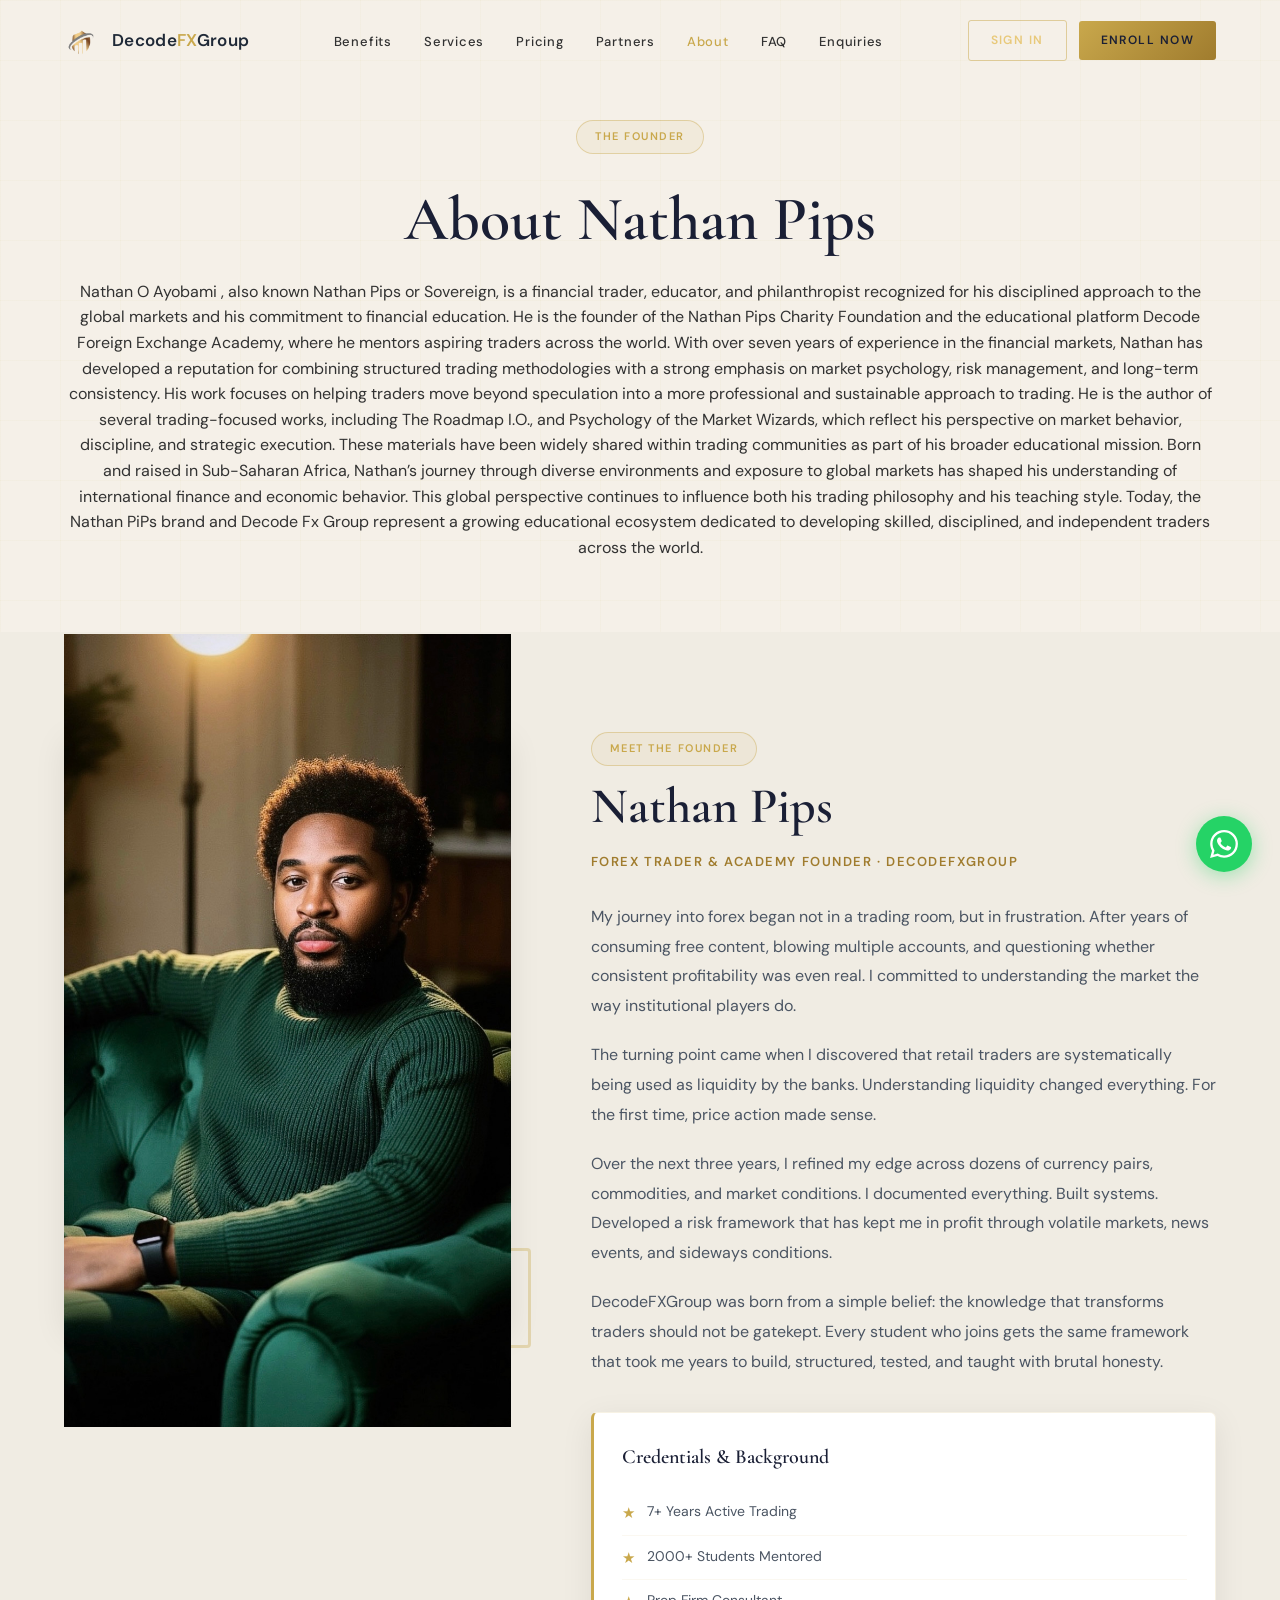
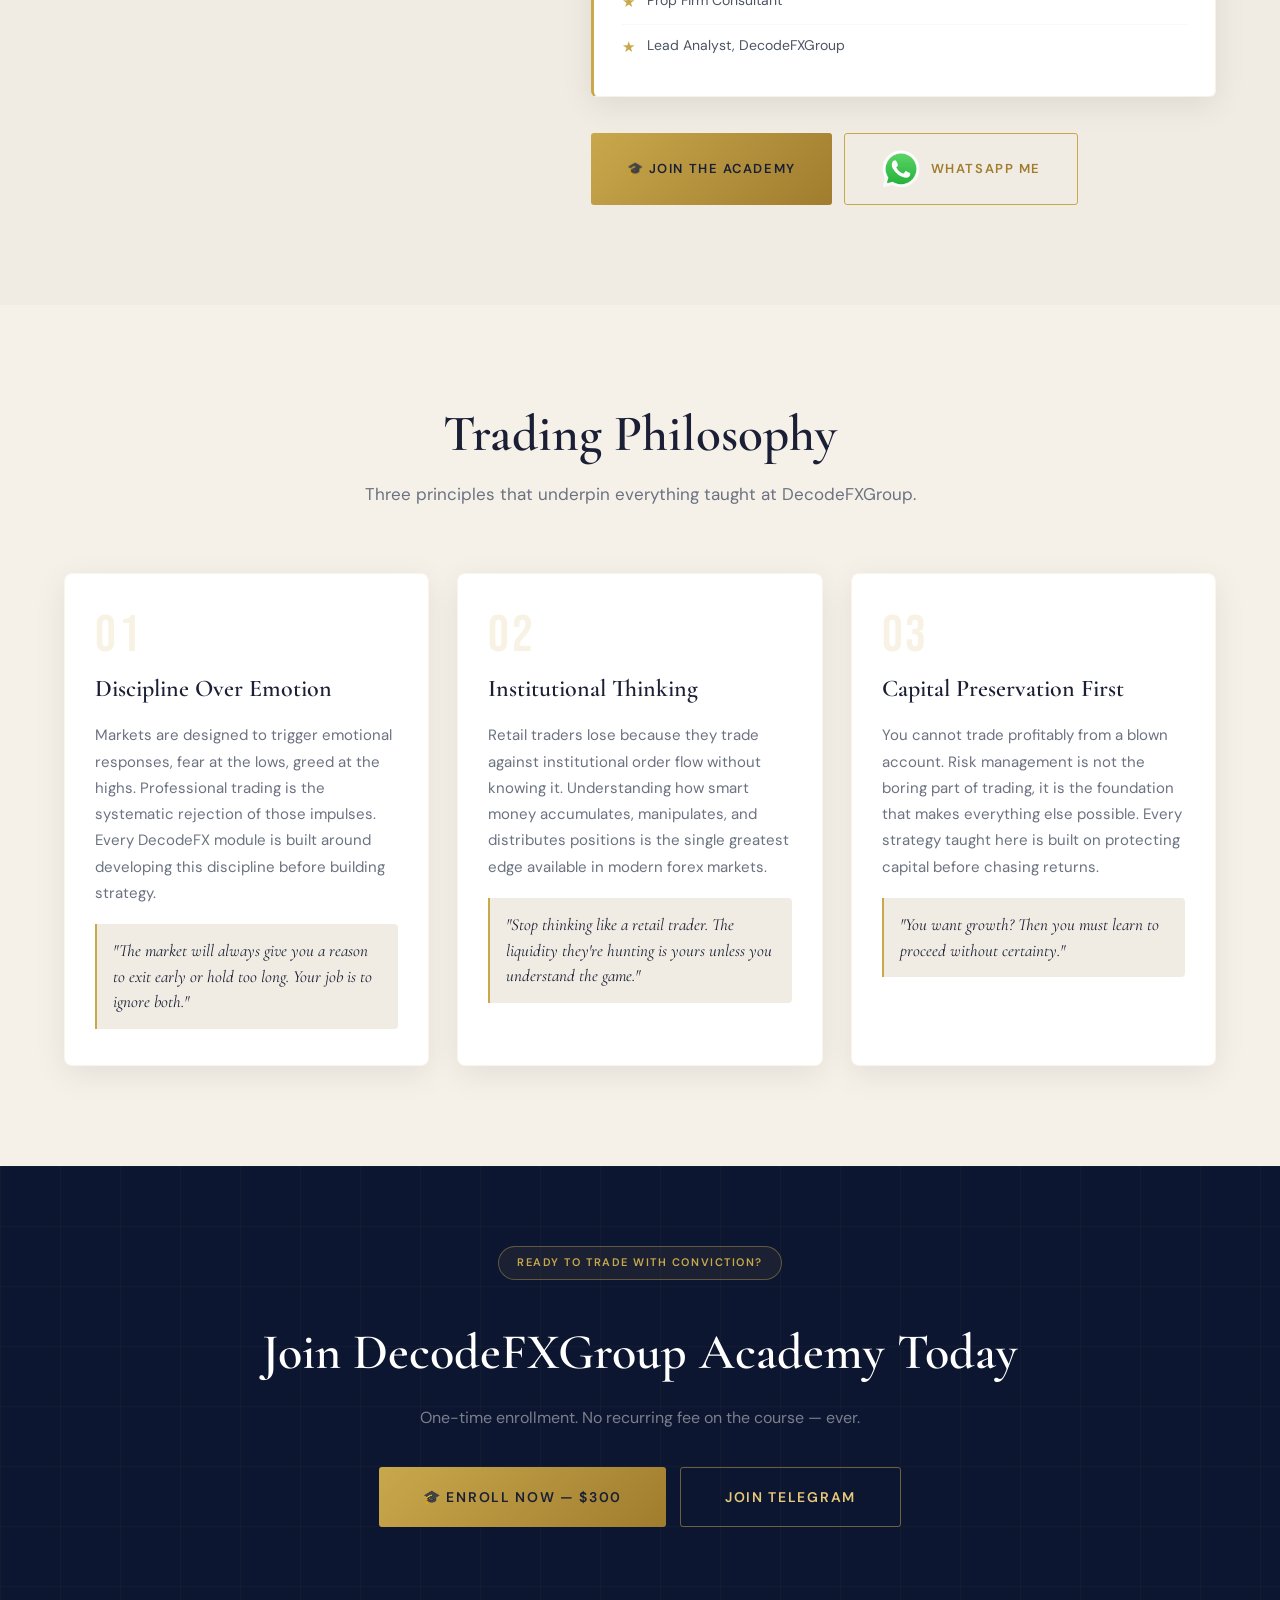
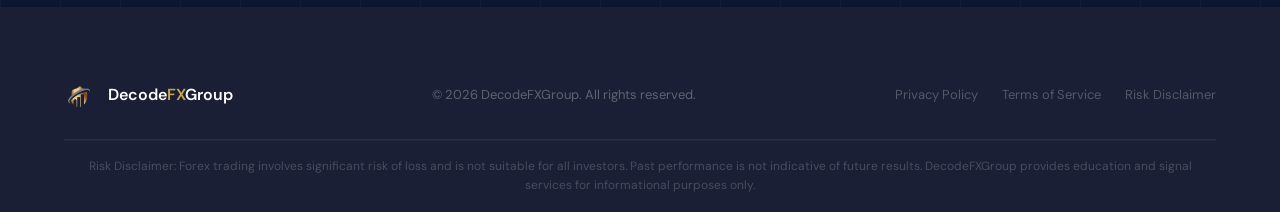
<file: about.html>
<!DOCTYPE html>
<html lang="en">
<head>
<meta charset="UTF-8">
<meta name="viewport" content="width=device-width, initial-scale=1.0">
<title>About Nathan Pips — DecodeFXGroup</title>
<link rel="preconnect" href="https://fonts.googleapis.com">
<link href="https://fonts.googleapis.com/css2?family=Cormorant+Garamond:ital,wght@0,400;0,500;0,600;0,700;1,400;1,600&family=DM+Sans:wght@300;400;500;600&family=Bebas+Neue&display=swap" rel="stylesheet">
<link rel="stylesheet" href="../css/style.css">
</head>
<body>

<!-- ── NAVBAR ── -->
<nav id="navbar">
  <div class="nav-inner">
    <div class="nav-logo">
      <div class="nav-logo-mark"><img src="Images/logo2.png" alt="website logo"></div>
      <a href="index.html"><span class="nav-logo-text">Decode<span>FX</span>Group</span></a>
    </div>
    <ul class="nav-links">
      <li><a href="index.html#benefits">Benefits</a></li>
      <li><a href="index.html#services">Services</a></li>
      <li><a href="index.html#pricing">Pricing</a></li>
      <li><a href="index.html#partners">Partners</a></li>
      <li><a href="about.html" style="color:var(--gold)">About</a></li>
      <li><a href="contact.html">FAQ</a></li>
      <li><a href="enquiries.html">Enquiries</a></li>
    </ul>
    <div class="nav-btn-group">
      <a href="dashboard.html" class="btn btn-outline-light">Sign In</a>
      <a href="enquiries.html" class="btn btn-primary">Enroll Now</a>
    </div>
    <button class="hamburger" id="hamburger" aria-label="Open menu">
      <span></span><span></span><span></span>
    </button>
  </div>
</nav>

<!-- ── MOBILE MENU ── -->
<div class="mobile-menu-overlay" id="mobileMenu">
  <button class="mobile-close" id="mobileClose">✕</button>
  <a href="index.html">Home</a>
  <a href="index.html#services">Services</a>
  <a href="index.html#pricing">Pricing</a>
  <a href="about.html">About</a>
  <a href="contact.html">FAQ</a>
  <a href="enquiries.html">Enquiries</a>
  <div class="mobile-menu-btns">
    <a href="dashboard.html" class="btn btn-outline-light">Sign In</a>
    <a href="enquiries.html" class="btn btn-primary">🎓 Enroll Now — $300</a>
  </div>
</div>

<!-- ── PAGE BANNER ── -->
<div class="page-banner">
  <div class="container">
    <div class="banner-inner">
      <div class="banner-text">
        <span class="badge">The Founder</span>
        <h1>About Nathan Pips</h1>
        <p>Nathan O Ayobami , also known Nathan Pips or Sovereign, is a financial trader, educator, 
          and philanthropist recognized for his disciplined approach to the global markets and his
           commitment to financial education. He is the founder of the Nathan Pips Charity Foundation 
           and the educational platform Decode Foreign Exchange Academy, where he mentors aspiring traders
            across the world.
With over seven years of experience in the financial markets, Nathan has developed a reputation for 
combining structured trading methodologies with a strong emphasis on market psychology, risk management,
 and long-term consistency. His work focuses on helping traders move beyond speculation into a more 
 professional and sustainable approach to trading.
 He is the author of several trading-focused works, including The Roadmap I.O., and Psychology of the 
 Market Wizards, which reflect his perspective on market behavior, discipline, and strategic execution. 
 These materials have been widely shared within trading communities as part of his broader educational
  mission.
Born and raised in Sub-Saharan Africa, Nathan’s journey through diverse environments and exposure 
to global markets has shaped his understanding of international finance and economic behavior. 
This global perspective continues to influence both his trading philosophy and his teaching style.
Today, the Nathan PiPs brand and Decode Fx Group represent a growing educational ecosystem dedicated
 to developing skilled, disciplined, and independent traders across the world.</p>
</div>
     
      </div>
    </div>
  </div>
</div>

<!-- ── BIO SECTION ── -->
<section class="bio-section section">
  <div class="container">
    <div class="bio-inner">

      <!-- Photo column -->
      <div class="bio-photo-col reveal">
        <div class="bio-photo-wrap">
          <!--
            TO USE YOUR PHOTO: Replace the placeholder div below with:
            <img src="images/founder.jpg" alt="Nathan Pips" class="bio-photo">
          -->
          <div class="bio-photo-placeholder">
            <span><img src="Images/founder2.png" alt="founder image"></span>
          </div>
          <div class="bio-deco"></div>
        </div>
        <div class="bio-social">
          <a href="https://instagram.com/thenathanpips" class="bio-social-btn" target="_blank">
            <svg viewBox="0 0 24 24"><path d="M12 2.163c3.204 0 3.584.012 4.85.07 3.252.148 4.771 1.691 4.919 4.919.058 1.265.069 1.645.069 4.849 0 3.205-.012 3.584-.069 4.849-.149 3.225-1.664 4.771-4.919 4.919-1.266.058-1.644.07-4.85.07-3.204 0-3.584-.012-4.849-.07-3.26-.149-4.771-1.699-4.919-4.92-.058-1.265-.07-1.644-.07-4.849 0-3.204.013-3.583.07-4.849.149-3.227 1.664-4.771 4.919-4.919 1.266-.057 1.645-.069 4.849-.069zM12 0C8.741 0 8.333.014 7.053.072 2.695.272.273 2.69.073 7.052.014 8.333 0 8.741 0 12c0 3.259.014 3.668.072 4.948.2 4.358 2.618 6.78 6.98 6.98C8.333 23.986 8.741 24 12 24c3.259 0 3.668-.014 4.948-.072 4.354-.2 6.782-2.618 6.979-6.98.059-1.28.073-1.689.073-4.948 0-3.259-.014-3.667-.072-4.947-.196-4.354-2.617-6.78-6.979-6.98C15.668.014 15.259 0 12 0zm0 5.838a6.162 6.162 0 100 12.324 6.162 6.162 0 000-12.324zM12 16a4 4 0 110-8 4 4 0 010 8zm6.406-11.845a1.44 1.44 0 100 2.881 1.44 1.44 0 000-2.881z"/></svg>
            @nathan_pips
          </a>
          <a href="https://t.me/Nathanpips_bot" class="bio-social-btn" target="_blank">
            <svg viewBox="0 0 24 24"><path d="M12 0C5.373 0 0 5.373 0 12s5.373 12 12 12 12-5.373 12-12S18.627 0 12 0zm5.562 8.248l-1.97 9.282c-.145.658-.537.818-1.084.508l-3-2.21-1.447 1.394c-.16.16-.295.295-.605.295l.213-3.053 5.56-5.023c.242-.213-.054-.333-.373-.12l-6.871 4.326-2.962-.924c-.643-.204-.657-.643.136-.953l11.57-4.461c.537-.194 1.006.131.833.939z"/></svg>
            Telegram
          </a>
        </div>
      </div>

      <!-- Bio content column -->
      <div class="bio-content reveal reveal-delay-1">
        <span class="badge">Meet the Founder</span>
        <h2>Nathan Pips</h2>
        <p class="title">Forex Trader &amp; Academy Founder · DecodeFXGroup</p>

        <p>My journey into forex began not in a trading room, but in frustration. After years of consuming free content, blowing multiple accounts, and questioning whether consistent profitability was even real. I committed to understanding the market the way institutional players do.</p>

        <p>The turning point came when I discovered that retail traders are systematically being used as liquidity by the banks. Understanding liquidity changed everything. For the first time, price action made sense.</p>

        <p>Over the next three years, I refined my edge across dozens of currency pairs, commodities, and market conditions. I documented everything. Built systems. Developed a risk framework that has kept me in profit through volatile markets, news events, and sideways conditions.</p>

        <p>DecodeFXGroup was born from a simple belief: the knowledge that transforms traders should not be gatekept. Every student who joins gets the same framework that took me years to build, structured, tested, and taught with brutal honesty.</p>
        <pThis is not a get-rich-quick academy. This is a professional school for serious traders. If you're ready to treat trading as a business, A group of proffesional traders and certified risk managers at Decode fx academy alongside myself are ready to hold your hands and lead you to profitability.></p>
        <div class="credentials-card">
          <h4>Credentials &amp; Background</h4>
          <ul class="credentials-list">
            <li><span class="cred-icon">★</span>  7+ Years Active Trading</li>
            <li><span class="cred-icon">★</span> 2000+ Students Mentored</li>
            <li><span class="cred-icon">★</span> Prop Firm Consultant</li>
            <li><span class="cred-icon">★</span>  Lead Analyst, DecodeFXGroup</li>
             
          </ul>
        </div>

        <div class="bio-actions">
          <a href="enquiries.html" class="btn btn-primary">🎓 JOIN THE ACADEMY</a>
          <a href="https://wa.me/2348173133453?text=Hello%20Nathan%2C%20I%20want%20to%20learn%20more%20about%20DecodeFXGroup..." class="btn btn-outline" target="_blank"><img src="Images/whatsapp2.png"
            alt="whatsapp logo" height="40px" width="40px">  WhatsApp Me</a>
        </div>
      </div>
    </div>
  </div>
</section>

<!-- ── PHILOSOPHY ── -->
<section class="philosophy section">
  <div class="container">
    <div class="section-heading reveal">
      <h2>Trading Philosophy</h2>
      <p>Three principles that underpin everything taught at DecodeFXGroup.</p>
      <div class="section-divider"></div>
    </div>
    <div class="philosophy-grid">
      <div class="philosophy-card reveal">
        <div class="phil-num">01</div>
        <h3>Discipline Over Emotion</h3>
        <p>Markets are designed to trigger emotional responses,  fear at the lows, greed at the highs. Professional trading is the systematic rejection of those impulses. Every DecodeFX module is built around developing this discipline before building strategy.</p>
        <div class="phil-quote">
          <em>"The market will always give you a reason to exit early or hold too long. Your job is to ignore both."</em>
        </div>
      </div>
      <div class="philosophy-card reveal reveal-delay-1">
        <div class="phil-num">02</div>
        <h3>Institutional Thinking</h3>
        <p>Retail traders lose because they trade against institutional order flow without knowing it. Understanding how smart money accumulates, manipulates, and distributes positions is the single greatest edge available in modern forex markets.</p>
        <div class="phil-quote">
          <em>"Stop thinking like a retail trader. The liquidity they're hunting is yours unless you understand the game."</em>
        </div>
      </div>
      <div class="philosophy-card reveal reveal-delay-2">
        <div class="phil-num">03</div>
        <h3>Capital Preservation First</h3>
        <p>You cannot trade profitably from a blown account. Risk management is not the boring part of trading, it is the foundation that makes everything else possible. Every strategy taught here is built on protecting capital before chasing returns.</p>
        <div class="phil-quote">
          <em>"You want growth? Then you must learn to proceed without certainty."</em>
        </div>
      </div>
    </div>
  </div>
</section>

<!-- ── CTA BANNER ── -->
<section class="cta-banner">
  <div class="container">
    <div class="cta-banner-inner">
      <span class="badge" style="margin-bottom:16px;display:inline-flex">Ready to Trade With Conviction?</span>
      <h2>Join DecodeFXGroup Academy Today</h2>
      <p>One-time enrollment.  No recurring fee on the course — ever.</p>
      <div class="cta-banner-actions">
        <a href="enquiries.html" class="btn btn-primary" style="font-size:14px;padding:18px 44px">🎓 Enroll Now — $300</a>
        <a href="https://t.me/Nathanpips_bot" class="btn btn-outline-light" style="font-size:14px;padding:18px 44px" target="_blank">Join Telegram </a>
      </div>
    </div>
  </div>
</section>

<!-- ── FOOTER ── -->
<footer>
  <div class="container">
    <div class="footer-simple">
      <div style="display:flex;align-items:center;gap:12px">
        <div style="width:32px;height:32px;border-radius:3px;display:flex;align-items:center;justify-content:center;font-family:'Bebas Neue',sans-serif;font-size:18px;color:var(--navy)">
          <img src="Images/logo2.png" alt="website logo">
        </div>
        <span style="font-size:16px;font-weight:600;color:#fff">Decode<span style="color:var(--gold)">FX</span>Group</span>
      </div>
      <p>© 2026 DecodeFXGroup. All rights reserved.</p>
      <div class="footer-links">
        <a href="#">Privacy Policy</a>
        <a href="#">Terms of Service</a>
        <a href="#">Risk Disclaimer</a>
      </div>
    </div>
    <p class="risk-disclaimer">Risk Disclaimer: Forex trading involves significant risk of loss and is not suitable for all investors. Past performance is not indicative of future results. DecodeFXGroup provides education and signal services for informational purposes only.</p>
  </div>
</footer>

<!-- ── WHATSAPP FLOAT ── -->
<a href="https://wa.me/2348173133453?text=Hello%20DecodeFXGroup..." class="wa-float" target="_blank" aria-label="Chat on WhatsApp">
  <svg viewBox="0 0 24 24"><path d="M17.472 14.382c-.297-.149-1.758-.867-2.03-.967-.273-.099-.471-.148-.67.15-.197.297-.767.966-.94 1.164-.173.199-.347.223-.644.075-.297-.15-1.255-.463-2.39-1.475-.883-.788-1.48-1.761-1.653-2.059-.173-.297-.018-.458.13-.606.134-.133.298-.347.446-.52.149-.174.198-.298.298-.497.099-.198.05-.371-.025-.52-.075-.149-.669-1.612-.916-2.207-.242-.579-.487-.5-.669-.51-.173-.008-.371-.01-.57-.01-.198 0-.52.074-.792.372-.272.297-1.04 1.016-1.04 2.479 0 1.462 1.065 2.875 1.213 3.074.149.198 2.096 3.2 5.077 4.487.709.306 1.262.489 1.694.625.712.227 1.36.195 1.871.118.571-.085 1.758-.719 2.006-1.413.248-.694.248-1.289.173-1.413-.074-.124-.272-.198-.57-.347m-5.421 7.403h-.004a9.87 9.87 0 01-5.031-1.378l-.361-.214-3.741.982.998-3.648-.235-.374a9.86 9.86 0 01-1.51-5.26c.001-5.45 4.436-9.884 9.888-9.884 2.64 0 5.122 1.03 6.988 2.898a9.825 9.825 0 012.893 6.994c-.003 5.45-4.437 9.884-9.885 9.884m8.413-18.297A11.815 11.815 0 0012.05 0C5.495 0 .16 5.335.157 11.892c0 2.096.547 4.142 1.588 5.945L.057 24l6.305-1.654a11.882 11.882 0 005.683 1.448h.005c6.554 0 11.89-5.335 11.893-11.893a11.821 11.821 0 00-3.48-8.413z"/></svg>
</a>

<script>
(function(){
  const nav=document.getElementById('navbar');
  window.addEventListener('scroll',()=>nav.classList.toggle('scrolled',window.scrollY>60));
  const hamburger=document.getElementById('hamburger'),mobileMenu=document.getElementById('mobileMenu');
  function openMenu(){mobileMenu.classList.add('open');hamburger.classList.add('open');document.body.style.overflow='hidden'}
  function closeMenu(){mobileMenu.classList.remove('open');hamburger.classList.remove('open');document.body.style.overflow=''}
  hamburger.addEventListener('click',openMenu);
  document.getElementById('mobileClose').addEventListener('click',closeMenu);
  document.querySelectorAll('.mobile-menu-overlay a').forEach(a=>a.addEventListener('click',closeMenu));
  document.addEventListener('keydown',e=>{if(e.key==='Escape')closeMenu()});
  const obs=new IntersectionObserver(e=>e.forEach(en=>{if(en.isIntersecting){en.target.classList.add('revealed');obs.unobserve(en.target)}}),{threshold:.12});
  document.querySelectorAll('.reveal').forEach(el=>obs.observe(el));
})();
</script>
</body>
</html>
</file>
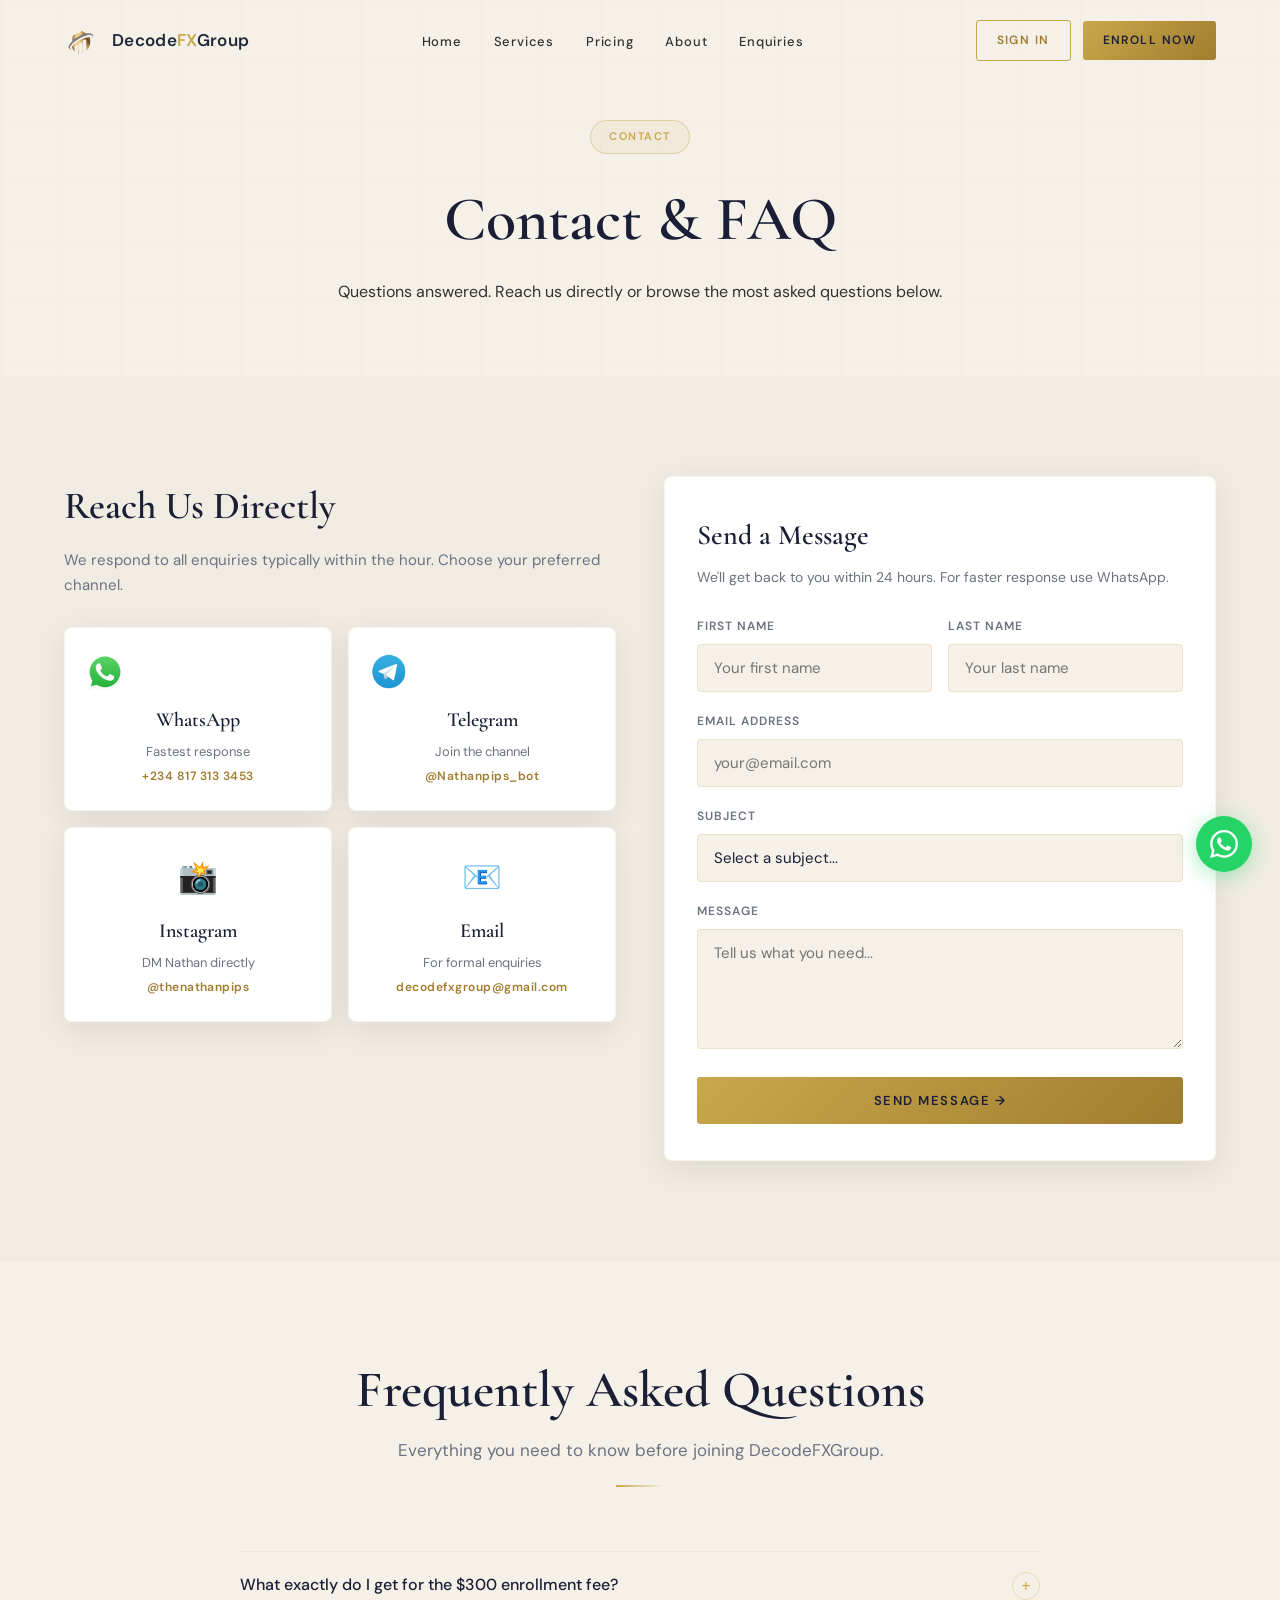
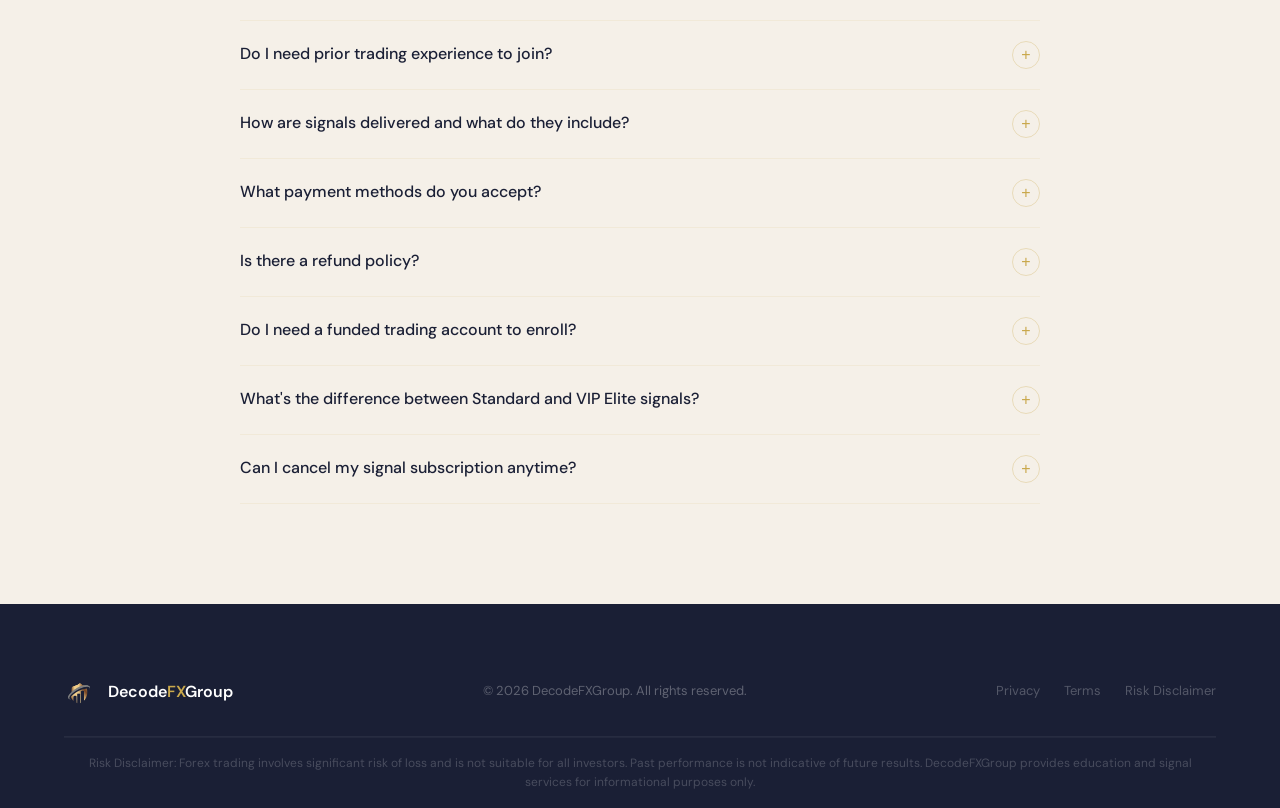
<file: contact.html>
<!DOCTYPE html>
<html lang="en">
<head>
<meta charset="UTF-8">
<meta name="viewport" content="width=device-width, initial-scale=1.0">
<title>Contact & FAQ — DecodeFXGroup</title>
<link rel="preconnect" href="https://fonts.googleapis.com">
<link href="https://fonts.googleapis.com/css2?family=Cormorant+Garamond:ital,wght@0,400;0,500;0,600;0,700;1,400&family=DM+Sans:wght@300;400;500;600&family=Bebas+Neue&display=swap" rel="stylesheet">
<link rel="stylesheet" href="../css/style.css">
</head>
<body>

<nav id="navbar">
  <div class="nav-inner">
    <div class="nav-logo">
      <div class="nav-logo-mark"><img src="Images/logo2.png" alt="website logo"></div>
      <a href="index.html"><span class="nav-logo-text">Decode<span>FX</span>Group</span></a>
    </div>
    <ul class="nav-links">
      <li><a href="index.html">Home</a></li>
      <li><a href="index.html#services">Services</a></li>
      <li><a href="index.html#pricing">Pricing</a></li>
      <li><a href="about.html">About</a></li>
      <li><a href="enquiries.html">Enquiries</a></li>
    </ul>
    <div class="nav-btn-group">
      <a href="dashboard.html" class="btn btn-outline" style="padding:10px 20px;font-size:12px">Sign In</a>
      <a href="enquiries.html" class="btn btn-primary" style="padding:10px 20px;font-size:12px">Enroll Now</a>
    </div>
    <button class="hamburger" id="hamburger"><span></span><span></span><span></span></button>
  </div>
</nav>

<div class="mobile-menu-overlay" id="mobileMenu">
  <button class="mobile-close" id="mobileClose">✕</button>
  <a href="index.html">Home</a>
  <a href="index.html#pricing">Pricing</a>
  <a href="about.html">About</a>
  <a href="enquiries.html">Enquiries</a>
  <a href="dashboard.html">Sign In</a>
</div>

<!-- Page Banner -->
<div class="page-banner">
  <div class="container">
    <span class="badge">Contact</span>
    <h1>Contact &amp; FAQ</h1>
    <p>Questions answered. Reach us directly or browse the most asked questions below.</p>
  </div>
</div>

<!-- Contact Section -->
<section class="section" style="background:var(--cream-mid)">
  <div class="container">
    <div class="contact-grid">
      <!-- Left: Contact options -->
      <div>
        <h2 style="font-family:'Cormorant Garamond',serif;font-size:clamp(30px,3vw,42px);font-weight:600;margin-bottom:10px" class="reveal">Reach Us Directly</h2>
        <p style="font-size:15px;color:var(--text-muted);margin-bottom:28px;line-height:1.7" class="reveal reveal-delay-1">We respond to all enquiries typically within the hour. Choose your preferred channel.</p>
        <div class="contact-options-grid reveal">
          <a href="https://wa.me/2348173133453?text=Hello%20DecodeFXGroup..." class="contact-card" target="_blank">
            <span class="icon"><img src="Images/whatsapp2.png" alt="whatsapp logo" height="40px" width="40px"></span>
            <h4>WhatsApp</h4>
            <p>Fastest response</p>
            <p class="handle">+234 817 313 3453</p>
          </a>
          <a href="https://t.me/decodefxgroup" class="contact-card" target="_blank">
            <span class="icon"><img src="Images/telegram2.png" height="40px" width="40px"></span>
            <h4>Telegram</h4>
            <p>Join the channel</p>
            <p class="handle">@Nathanpips_bot</p>
          </a>
          <a href="https://instagram.com/nathan_pips" class="contact-card" target="_blank">
            <span class="icon">📸</span>
            <h4>Instagram</h4>
            <p>DM Nathan directly</p>
            <p class="handle">@thenathanpips</p>
          </a>
          <a href="mailto:support@decodefxgroup.com" class="contact-card">
            <span class="icon">📧</span>
            <h4>Email</h4>
            <p>For formal enquiries</p>
            <p class="handle">decodefxgroup@gmail.com</p>
          </a>
        </div>
      </div>
      <!-- Right: Contact form -->
      <div class="contact-form-wrap reveal">
        <h3>Send a Message</h3>
        <p>We'll get back to you within 24 hours. For faster response use WhatsApp.</p>
        <div class="form-row">
          <div class="form-group">
            <label>First Name</label>
            <input type="text" placeholder="Your first name" id="firstName">
          </div>
          <div class="form-group">
            <label>Last Name</label>
            <input type="text" placeholder="Your last name" id="lastName">
          </div>
        </div>
        <div class="form-group">
          <label>Email Address</label>
          <input type="email" placeholder="your@email.com" id="email">
        </div>
        <div class="form-group">
          <label>Subject</label>
          <select id="subject">
            <option value="">Select a subject...</option>
            <option>Academy Enrollment Enquiry</option>
            <option>Signal Subscription</option>
            <option>Managed Trading</option>
            <option>Payment Issue</option>
            <option>Technical Support</option>
            <option>Other</option>
          </select>
        </div>
        <div class="form-group">
          <label>Message</label>
          <textarea placeholder="Tell us what you need..." id="message"></textarea>
        </div>
        <button class="btn btn-primary" style="width:100%;justify-content:center" onclick="submitForm()">Send Message →</button>
      </div>
    </div>
  </div>
</section>

<!-- FAQ Section -->
<section class="faq-section section">
  <div class="container">
    <div class="section-heading reveal">
      <h2>Frequently Asked Questions</h2>
      <p>Everything you need to know before joining DecodeFXGroup.</p>
      <div class="divider"></div>
    </div>
    <div class="faq-list">
      <div class="faq-item">
        <div class="faq-question" onclick="toggleFAQ(this)">
          <h4>What exactly do I get for the $300 enrollment fee?</h4>
          <button class="faq-toggle">+</button>
        </div>
        <div class="faq-answer">
          <p>Your $300 enrollment grants lifetime access to the full 12-module LMS curriculum, access to the private student community, the risk management playbook, and a certificate of completion on finishing all modules. This is a one-time fee, no recurring charge for the course itself.</p>
        </div>
      
        <div class="faq-answer">
          <p>After your complimentary 30 days, you can choose to continue with our Standard Signals plan at $50/month or upgrade to VIP Elite at $150/month. Both plans are month-to-month with no lock-in. Your course access remains permanent regardless of whether you subscribe to signals.</p>
        </div>
      </div>
      <div class="faq-item">
        <div class="faq-question" onclick="toggleFAQ(this)">
          <h4>Do I need prior trading experience to join?</h4>
          <button class="faq-toggle">+</button>
        </div>
        <div class="faq-answer">
          <p>No prior experience is required for the Academy enrollment. Module 1 starts with absolute fundamentals, currency pairs, how the market works, session times. However, we recommend a minimum commitment to learning. This is not a passive income scheme; it requires dedicated study and practice. If you've never heard of a pip, you'll be fine. If you're unwilling to study, this isn't for you.</p>
        </div>
      </div>
      <div class="faq-item">
        <div class="faq-question" onclick="toggleFAQ(this)">
          <h4>How are signals delivered and what do they include?</h4>
          <button class="faq-toggle">+</button>
        </div>
        <div class="faq-answer">
          <p>All signals are delivered via our private Telegram channel. Every signal includes: the currency pair or instrument, trade direction (Buy/Sell), exact entry price or zone, stop loss level, and take profit targets (TP1, TP2, TP3). We also provide the confluence reasoning so you understand why the trade was taken you're learning, not just copying.</p>
        </div>
      </div>
      <div class="faq-item">
        <div class="faq-question" onclick="toggleFAQ(this)">
          <h4>What payment methods do you accept?</h4>
          <button class="faq-toggle">+</button>
        </div>
        <div class="faq-answer">
          <p>We accept two methods:  USDT cryptocurrency via TRC20 wallet , and direct bank transfer to our Access Bank account. For Naira payments, the exchange rate applied is ₦1,600 per dollar. After crypto or bank transfer payments, send your proof to our WhatsApp for immediate activation.</p>
        </div>
      </div>
      <div class="faq-item">
        <div class="faq-question" onclick="toggleFAQ(this)">
          <h4>Is there a refund policy?</h4>
          <button class="faq-toggle">+</button>
        </div>
        <div class="faq-answer">
          <p>Due to the nature of digital educational products, we do not offer refunds once course access has been granted. We encourage you to review our free Telegram content, ask us questions on WhatsApp, and read our testimonials before enrolling. We're confident in the quality of the product, but want you to be confident too before purchasing.</p>
        </div>
      </div>
      <div class="faq-item">
        <div class="faq-question" onclick="toggleFAQ(this)">
          <h4>Do I need a funded trading account to enroll?</h4>
          <button class="faq-toggle">+</button>
        </div>
        <div class="faq-answer">
          <p>No. You can enroll in the Academy and complete all 12 modules in demo or paper trading mode. We actually recommend completing at least the first 4 modules before funding a live account. For the managed trading service. You provide only the investor (read-only) login, we never have withdrawal access.</p>
        </div>
      </div>
      <div class="faq-item">
        <div class="faq-question" onclick="toggleFAQ(this)">
          <h4>What's the difference between Standard and VIP Elite signals?</h4>
          <button class="faq-toggle">+</button>
        </div>
        <div class="faq-answer">
          <p>Standard ($50/mo) covers forex pairs, gold, and indices with 2–4 signals per day, weekly market analysis, and community access. VIP Elite ($150/mo) includes everything in Standard plus: crypto signals, extended gold coverage, a monthly 1-on-1 review session with Nathan, priority signal delivery before Standard members, and access to a smaller exclusive VIP group with higher-detail analysis.</p>
        </div>
      </div>
      <div class="faq-item">
        <div class="faq-question" onclick="toggleFAQ(this)">
          <h4>Can I cancel my signal subscription anytime?</h4>
          <button class="faq-toggle">+</button>
        </div>
        <div class="faq-answer">
          <p>Yes. Signal subscriptions are month-to-month. Simply message us on WhatsApp before your renewal date and we'll cancel without question. Your course access remains permanent after cancellation, that's yours for life. We'd rather you come back later than feel trapped in a subscription.</p>
        </div>
      </div>
    </div>
  </div>
</section>

<footer>
  <div class="container">
    <div class="footer-simple">
      <div style="display:flex;align-items:center;gap:12px">
        <div style="width:32px;height:32px;border-radius:3px;display:flex;align-items:center;justify-content:center;font-family:'Bebas Neue',sans-serif;font-size:18px;color:var(--navy)"><img src="Images/logo2.png" alt="website logo"></div>
        <span style="font-size:16px;font-weight:600;color:#fff">Decode<span style="color:var(--gold)">FX</span>Group</span>
      </div>
      <p>© 2026 DecodeFXGroup. All rights reserved.</p>
      <div class="footer-links">
        <a href="#">Privacy</a>
        <a href="#">Terms</a>
        <a href="#">Risk Disclaimer</a>
      </div>
    </div>
    <p class="risk-disclaimer">Risk Disclaimer: Forex trading involves significant risk of loss and is not suitable for all investors. Past performance is not indicative of future results. DecodeFXGroup provides education and signal services for informational purposes only.</p>
  </div>
</footer>

<a href="https://wa.me/2348173133453?text=Hello%20DecodeFXGroup..." class="wa-float" target="_blank" aria-label="WhatsApp">
  <svg viewBox="0 0 24 24"><path d="M17.472 14.382c-.297-.149-1.758-.867-2.03-.967-.273-.099-.471-.148-.67.15-.197.297-.767.966-.94 1.164-.173.199-.347.223-.644.075-.297-.15-1.255-.463-2.39-1.475-.883-.788-1.48-1.761-1.653-2.059-.173-.297-.018-.458.13-.606.134-.133.298-.347.446-.52.149-.174.198-.298.298-.497.099-.198.05-.371-.025-.52-.075-.149-.669-1.612-.916-2.207-.242-.579-.487-.5-.669-.51-.173-.008-.371-.01-.57-.01-.198 0-.52.074-.792.372-.272.297-1.04 1.016-1.04 2.479 0 1.462 1.065 2.875 1.213 3.074.149.198 2.096 3.2 5.077 4.487.709.306 1.262.489 1.694.625.712.227 1.36.195 1.871.118.571-.085 1.758-.719 2.006-1.413.248-.694.248-1.289.173-1.413-.074-.124-.272-.198-.57-.347m-5.421 7.403h-.004a9.87 9.87 0 01-5.031-1.378l-.361-.214-3.741.982.998-3.648-.235-.374a9.86 9.86 0 01-1.51-5.26c.001-5.45 4.436-9.884 9.888-9.884 2.64 0 5.122 1.03 6.988 2.898a9.825 9.825 0 012.893 6.994c-.003 5.45-4.437 9.884-9.885 9.884m8.413-18.297A11.815 11.815 0 0012.05 0C5.495 0 .16 5.335.157 11.892c0 2.096.547 4.142 1.588 5.945L.057 24l6.305-1.654a11.882 11.882 0 005.683 1.448h.005c6.554 0 11.89-5.335 11.893-11.893a11.821 11.821 0 00-3.48-8.413z"/></svg>
</a>

<div class="toast" id="toast"></div>

<script>
(function(){
  const nav=document.getElementById('navbar');
  window.addEventListener('scroll',()=>nav.classList.toggle('scrolled',window.scrollY>60));
  const hamburger=document.getElementById('hamburger'),mobileMenu=document.getElementById('mobileMenu');
  hamburger.addEventListener('click',()=>{mobileMenu.classList.add('open');hamburger.classList.add('open');document.body.style.overflow='hidden'});
  document.getElementById('mobileClose').addEventListener('click',()=>{mobileMenu.classList.remove('open');hamburger.classList.remove('open');document.body.style.overflow=''});
  document.querySelectorAll('.mobile-menu-overlay a').forEach(a=>a.addEventListener('click',()=>{mobileMenu.classList.remove('open');hamburger.classList.remove('open');document.body.style.overflow=''}));

  // Reveal
  const obs=new IntersectionObserver(e=>e.forEach(en=>{if(en.isIntersecting){en.target.classList.add('revealed');obs.unobserve(en.target)}}),{threshold:.12});
  document.querySelectorAll('.reveal').forEach(el=>obs.observe(el));

  // FAQ
  window.toggleFAQ=function(question){
    const item=question.parentElement;
    const isOpen=item.classList.contains('open');
    document.querySelectorAll('.faq-item').forEach(i=>i.classList.remove('open'));
    if(!isOpen) item.classList.add('open');
  };

  // Form
  window.submitForm=function(){
    const n=document.getElementById('firstName').value;
    const e=document.getElementById('email').value;
    const s=document.getElementById('subject').value;
    const m=document.getElementById('message').value;
    if(!n||!e||!s||!m){showToast('Please fill in all fields.');return;}
    const msg=encodeURIComponent(`New enquiry from ${n} (${e})\nSubject: ${s}\n\n${m}`);
    window.open(`https://wa.me/2348173133453?text=${msg}`,'_blank');
    showToast('Redirecting to WhatsApp...');
  };

  window.showToast=function(msg){
    const t=document.getElementById('toast');
    t.textContent=msg;t.classList.add('show');
    setTimeout(()=>t.classList.remove('show'),3000);
  };
})();
</script>
</body>
</html>
</file>
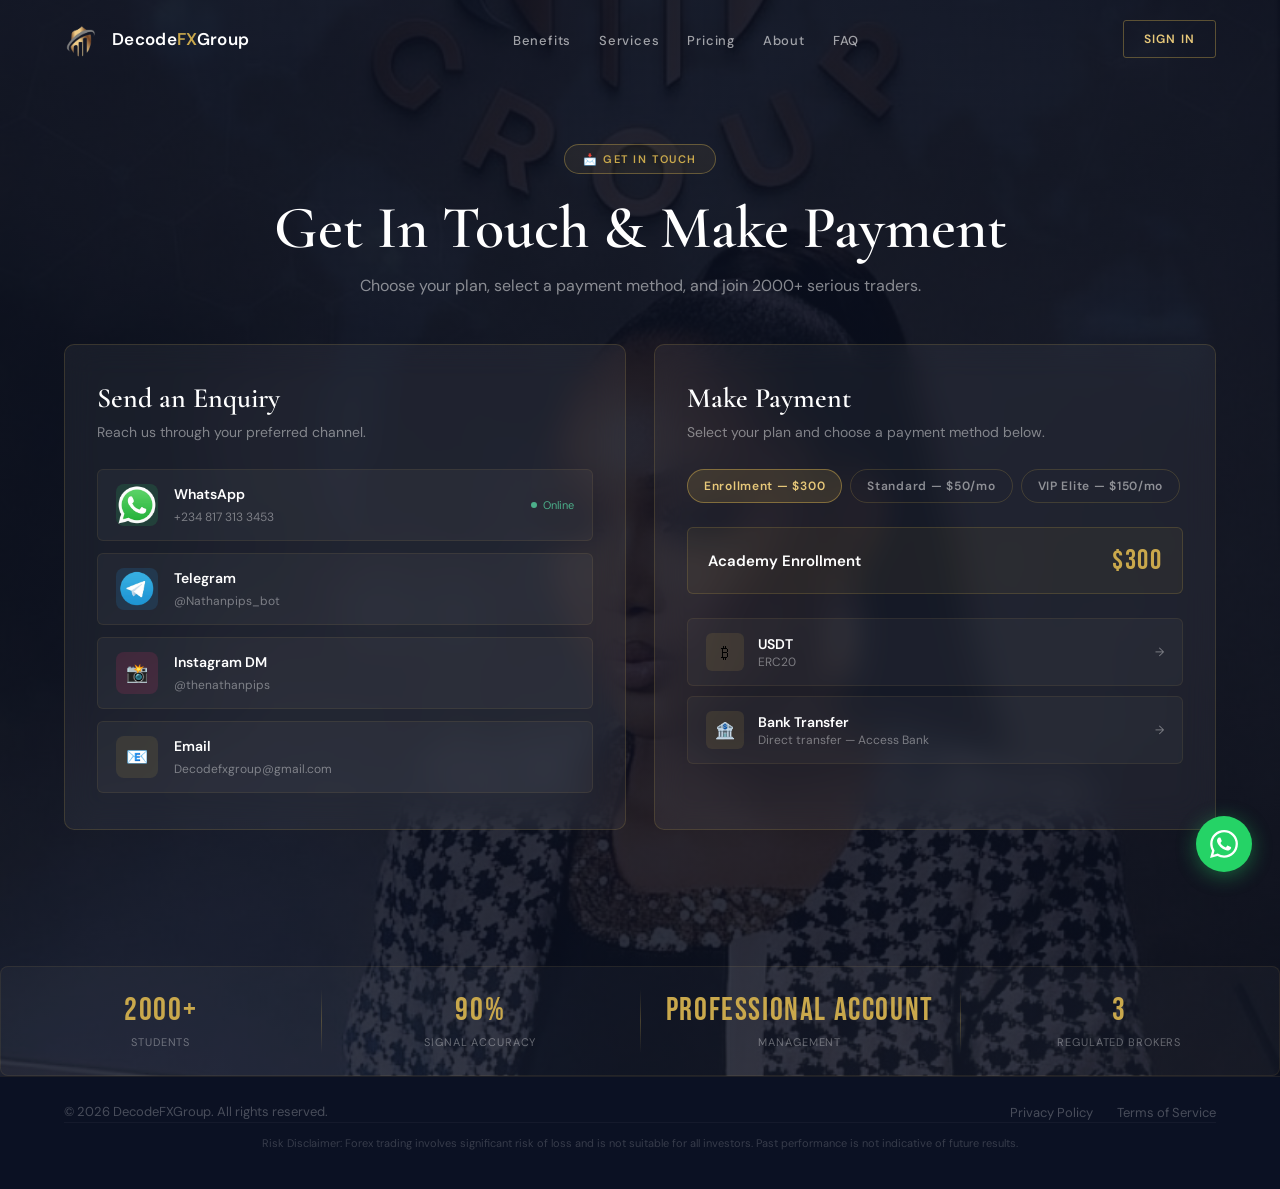
<file: enquiries.html>
<!DOCTYPE html>
<html lang="en">
<head>
<meta charset="UTF-8">
<meta name="viewport" content="width=device-width, initial-scale=1.0">
<title>Enquiries & Payment — DecodeFXGroup</title>
<link rel="preconnect" href="https://fonts.googleapis.com">
<link href="https://fonts.googleapis.com/css2?family=Cormorant+Garamond:ital,wght@0,400;0,500;0,600;0,700;1,400;1,600&family=DM+Sans:wght@300;400;500;600&family=Bebas+Neue&display=swap" rel="stylesheet">
<style>
:root{--cream:#f5f0e8;--cream-mid:#f0ece3;--navy:#1a1f35;--navy-mid:#0d1630;--navy-light:#112040;--charcoal:#1c2333;--charcoal-2:#232b3e;--gold:#c9a84c;--gold-light:#e8c97a;--gold-dark:#a07c2e;--text-dark:#1a1f35;--text-body:#4b5563;--text-muted:#6b7280;--success:#4caf8a;--card-shadow:0 8px 32px rgba(0,0,0,0.08);--gold-glow:0 0 30px rgba(201,168,76,0.25)}
*,*::before,*::after{box-sizing:border-box;margin:0;padding:0}
html{scroll-behavior:smooth}
body{font-family:'DM Sans',sans-serif;background:var(--navy-mid);color:#fff;overflow-x:hidden}
a{text-decoration:none;color:inherit}
.container{max-width:1200px;margin:0 auto;padding:0 24px}

/* Navbar */
nav{position:fixed;top:0;width:100%;z-index:500;transition:all .4s ease}
nav .nav-inner{display:flex;align-items:center;justify-content:space-between;padding:20px 24px;max-width:1200px;margin:0 auto}
nav.scrolled{background:rgba(13,22,48,0.95);backdrop-filter:blur(12px);border-bottom:1px solid rgba(201,168,76,0.15)}
.nav-logo{display:flex;align-items:center;gap:12px}
.nav-logo-mark{width:36px;height:36px;border-radius:4px;display:flex;align-items:center;justify-content:center;font-family:'Bebas Neue',sans-serif;font-size:20px;color:var(--navy);letter-spacing:1px}
.nav-logo-text{font-size:17px;font-weight:600;color:#fff;letter-spacing:.02em}
.nav-logo-text span{color:var(--gold)}
.nav-links{display:flex;align-items:center;gap:28px;list-style:none}
.nav-links a{font-size:13px;font-weight:500;color:rgba(255,255,255,0.6);transition:color .3s;letter-spacing:.06em}
.nav-links a:hover{color:var(--gold)}
.btn{display:inline-flex;align-items:center;gap:8px;padding:12px 28px;border-radius:3px;font-family:'DM Sans',sans-serif;font-size:13px;font-weight:600;letter-spacing:.1em;text-transform:uppercase;cursor:pointer;border:none;transition:all .35s ease}
.btn-primary{background:linear-gradient(135deg,var(--gold),var(--gold-dark));color:var(--navy)}
.btn-primary:hover{transform:translateY(-2px);box-shadow:var(--gold-glow)}
.btn-outline-light{background:transparent;border:1px solid rgba(201,168,76,0.4);color:var(--gold-light)}
.btn-outline-light:hover{background:rgba(201,168,76,0.1);transform:translateY(-2px)}
.hamburger{display:none;flex-direction:column;gap:5px;cursor:pointer;padding:8px;background:none;border:none}
.hamburger span{display:block;width:24px;height:1.5px;background:#fff;transition:all .4s ease}
.hamburger.open span:nth-child(1){transform:translateY(6.5px) rotate(45deg)}
.hamburger.open span:nth-child(2){opacity:0}
.hamburger.open span:nth-child(3){transform:translateY(-6.5px) rotate(-45deg)}
.mobile-menu-overlay{position:fixed;inset:0;z-index:9999;background:var(--navy-mid);display:flex;flex-direction:column;align-items:center;justify-content:center;gap:28px;transform:translateY(-100%);opacity:0;transition:transform .4s cubic-bezier(.4,0,.2,1),opacity .4s ease}
.mobile-menu-overlay.open{transform:translateY(0);opacity:1}
.mobile-menu-overlay a{font-family:'Cormorant Garamond',serif;font-size:30px;font-weight:500;color:rgba(255,255,255,0.8)}
.mobile-menu-overlay a:hover{color:var(--gold)}
.mobile-close{position:absolute;top:24px;right:24px;font-size:28px;color:rgba(255,255,255,0.5);cursor:pointer;background:none;border:none}

/* Hero bg */
.page-hero{min-height:100vh;background:linear-gradient(rgba(10,15,30,0.9),rgba(10,15,30,0.85)),url('Images/Executive.jpg') center/cover no-repeat;background-size:cover;background-position:center;display:flex;flex-direction:column;padding-top:80px}
.page-banner{padding:64px 0 0;text-align:center}
.badge{display:inline-flex;align-items:center;gap:8px;padding:7px 18px;border:1px solid rgba(201,168,76,0.4);border-radius:50px;font-size:11px;font-weight:600;letter-spacing:.14em;text-transform:uppercase;color:var(--gold);background:rgba(201,168,76,0.08);margin-bottom:20px}
.page-banner h1{font-family:'Cormorant Garamond',serif;font-size:clamp(36px,5vw,60px);font-weight:600;color:#fff;margin-bottom:12px;line-height:1.15}
.page-banner p{font-size:16px;color:rgba(255,255,255,0.5);margin-bottom:48px}

/* Main grid */
.enquiry-main{flex:1;padding:0 0 80px}
.enquiry-grid{display:grid;grid-template-columns:1fr 1fr;gap:28px;margin-bottom:28px}
.glass-card{background:rgba(255,255,255,0.05);border:1px solid rgba(201,168,76,0.18);border-radius:10px;backdrop-filter:blur(16px);padding:36px 32px;transition:border-color .3s}
.glass-card:hover{border-color:rgba(201,168,76,0.32)}
.glass-card h2{font-family:'Cormorant Garamond',serif;font-size:28px;font-weight:600;color:#fff;margin-bottom:8px}
.glass-card p{font-size:14px;color:rgba(255,255,255,0.45);margin-bottom:28px}

/* Contact options */
.contact-options{display:flex;flex-direction:column;gap:12px}
.contact-option{display:flex;align-items:center;gap:16px;padding:14px 18px;background:rgba(255,255,255,0.04);border:1px solid rgba(201,168,76,0.1);border-radius:6px;cursor:pointer;text-decoration:none;color:#fff;transition:all .3s;position:relative;overflow:hidden}
.contact-option::before{content:'';position:absolute;left:0;top:0;height:100%;width:3px;background:linear-gradient(180deg,var(--gold),transparent);opacity:0;transition:opacity .3s}
.contact-option:hover{background:rgba(201,168,76,0.06);border-color:rgba(201,168,76,0.3);transform:translateX(4px)}
.contact-option:hover::before{opacity:1}
.contact-icon{width:42px;height:42px;border-radius:8px;display:flex;align-items:center;justify-content:center;font-size:18px;flex-shrink:0}
.contact-icon.wa{background:rgba(37,211,102,0.15)}
.contact-icon.tg{background:rgba(39,151,236,0.15)}
.contact-icon.ig{background:rgba(225,48,108,0.15)}
.contact-icon.em{background:rgba(201,168,76,0.12)}
.contact-info strong{display:block;font-size:14px;font-weight:600;margin-bottom:2px}
.contact-info span{font-size:12px;color:rgba(255,255,255,0.4)}
.online-indicator{margin-left:auto;display:flex;align-items:center;gap:6px;font-size:11px;color:var(--success)}
.online-dot{width:6px;height:6px;background:var(--success);border-radius:50%;animation:pulse-green 2s infinite}
@keyframes pulse-green{0%,100%{opacity:1}50%{opacity:.3}}

/* Payment card */
.plan-pills{display:flex;gap:8px;margin-bottom:24px;flex-wrap:wrap}
.plan-pill{padding:8px 16px;border:1px solid rgba(201,168,76,0.2);border-radius:50px;font-size:12px;font-weight:600;letter-spacing:.06em;color:rgba(255,255,255,0.5);cursor:pointer;transition:all .3s}
.plan-pill.active{background:rgba(201,168,76,0.15);border-color:rgba(201,168,76,0.5);color:var(--gold-light)}
.selected-plan{background:rgba(201,168,76,0.06);border:1px solid rgba(201,168,76,0.2);border-radius:6px;padding:16px 20px;margin-bottom:24px;display:flex;align-items:center;justify-content:space-between}
.selected-plan .plan-name{font-size:15px;font-weight:600}
.selected-plan .plan-price{font-family:'Bebas Neue',sans-serif;font-size:28px;color:var(--gold);letter-spacing:.05em}
.pay-methods{display:flex;flex-direction:column;gap:10px}
.pay-method-btn{display:flex;align-items:center;gap:14px;padding:14px 18px;background:rgba(255,255,255,0.03);border:1px solid rgba(201,168,76,0.1);border-radius:6px;cursor:pointer;transition:all .3s;width:100%;text-align:left;font-family:'DM Sans',sans-serif}
.pay-method-btn:hover{background:rgba(201,168,76,0.06);border-color:rgba(201,168,76,0.3)}
.pay-method-btn strong{display:block;font-size:14px;font-weight:600;color:#fff}
.pay-method-btn span{font-size:12px;color:rgba(255,255,255,0.4)}
.pay-icon{width:38px;height:38px;border-radius:6px;background:rgba(201,168,76,0.12);display:flex;align-items:center;justify-content:center;font-size:16px;flex-shrink:0}
.pay-arrow{margin-left:auto;color:rgba(255,255,255,0.25);font-size:16px}

/* Bank/Crypto panels */
.payment-panel{display:none;margin-top:16px;background:rgba(255,255,255,0.03);border:1px solid rgba(201,168,76,0.12);border-radius:6px;padding:18px 20px}
.payment-panel.show{display:block}
.panel-row{display:flex;justify-content:space-between;align-items:center;padding:9px 0;border-bottom:1px solid rgba(255,255,255,0.05);font-size:14px}
.panel-row:last-child{border-bottom:none}
.panel-row .label{color:rgba(255,255,255,0.4);font-size:12px}
.panel-row .value{font-weight:600;color:#fff;text-align:right}
.copy-btn{background:rgba(201,168,76,0.1);border:1px solid rgba(201,168,76,0.2);color:var(--gold);font-size:11px;padding:4px 10px;border-radius:3px;cursor:pointer;font-family:'DM Sans',sans-serif;transition:all .3s}
.copy-btn:hover{background:rgba(201,168,76,0.2)}

/* Telegram section */
.tg-section{background:rgba(255,255,255,0.03);border:1px solid rgba(201,168,76,0.12);border-radius:10px;padding:36px 40px;backdrop-filter:blur(16px)}
.tg-section-inner{display:grid;grid-template-columns:1fr 1fr;gap:48px;align-items:center}
.tg-label{font-size:11px;font-weight:700;letter-spacing:.18em;text-transform:uppercase;color:var(--gold);margin-bottom:12px}
.tg-section h2{font-family:'Cormorant Garamond',serif;font-size:32px;font-weight:600;color:#fff;margin-bottom:14px}
.tg-section p{font-size:15px;color:rgba(255,255,255,0.5);line-height:1.7;margin-bottom:20px}
.tg-features{list-style:none;margin-bottom:24px}
.tg-features li{font-size:14px;color:rgba(255,255,255,0.65);padding:6px 0;padding-left:18px;position:relative}
.tg-features li::before{content:'→';position:absolute;left:0;color:var(--gold);font-size:12px}
.tg-preview{background:rgba(255,255,255,0.04);border:1px solid rgba(201,168,76,0.15);border-radius:8px;padding:20px;margin-bottom:16px}
.tg-preview-header{display:flex;align-items:center;gap:10px;margin-bottom:12px;padding-bottom:12px;border-bottom:1px solid rgba(255,255,255,0.06)}
.tg-avatar{width:36px;height:36px;border-radius:50%;background:linear-gradient(135deg,var(--gold),var(--gold-dark));display:flex;align-items:center;justify-content:center;font-family:'Bebas Neue',sans-serif;font-size:16px;color:var(--navy)}
.tg-preview-name{font-size:14px;font-weight:600}
.tg-preview-sub{font-size:11px;color:var(--success)}
.tg-msg{background:rgba(201,168,76,0.08);border-radius:0 8px 8px 8px;padding:10px 14px;font-size:13px;color:rgba(255,255,255,0.75);line-height:1.6;margin-bottom:8px}
.tg-msg .pair{color:var(--gold);font-weight:700;font-family:'Bebas Neue',sans-serif;font-size:15px;letter-spacing:.08em}
.tg-msg .buy{color:var(--success)}

/* Stats row */
.stats-row{display:flex;justify-content:center;gap:0;margin-top:28px;background:rgba(255,255,255,0.03);border:1px solid rgba(201,168,76,0.1);border-radius:8px;overflow:hidden}
.stat-item{flex:1;text-align:center;padding:24px 16px;position:relative}
.stat-item+.stat-item::before{content:'';position:absolute;left:0;top:20%;height:60%;width:1px;background:linear-gradient(180deg,transparent,rgba(201,168,76,0.3),transparent)}
.stat-item .num{font-family:'Bebas Neue',sans-serif;font-size:32px;color:var(--gold);letter-spacing:.05em;display:block}
.stat-item .lbl{font-size:11px;color:rgba(255,255,255,0.35);letter-spacing:.08em;text-transform:uppercase;margin-top:4px}

/* Footer */
footer{background:rgba(10,15,30,0.7);border-top:1px solid rgba(201,168,76,0.1);padding:24px 0}
.footer-inner{display:flex;align-items:center;justify-content:space-between;flex-wrap:wrap;gap:12px}
.footer-inner p{font-size:13px;color:rgba(255,255,255,0.25)}
.footer-links a{font-size:13px;color:rgba(255,255,255,0.25);margin-left:20px;transition:color .3s}
.footer-links a:hover{color:var(--gold)}
.risk-disclaimer{font-size:11px;color:rgba(255,255,255,0.18);text-align:center;padding:12px 0;border-top:1px solid rgba(255,255,255,0.04);line-height:1.6}

/* WhatsApp float */
.wa-float{position:fixed;bottom:28px;right:28px;z-index:999;width:56px;height:56px;background:#25d366;border-radius:50%;display:flex;align-items:center;justify-content:center;box-shadow:0 4px 20px rgba(37,211,102,0.4);animation:wa-pulse 2.5s infinite}
.wa-float svg{width:28px;height:28px;fill:#fff}
@keyframes wa-pulse{0%,100%{box-shadow:0 4px 20px rgba(37,211,102,0.4)}50%{box-shadow:0 4px 40px rgba(37,211,102,0.6),0 0 0 8px rgba(37,211,102,0.1)}}

/* Toast */
.toast{position:fixed;bottom:80px;left:50%;transform:translateX(-50%) translateY(20px);background:var(--navy);border:1px solid rgba(201,168,76,0.3);color:var(--gold-light);padding:12px 24px;border-radius:4px;font-size:14px;opacity:0;transition:all .35s;z-index:9998;pointer-events:none}
.toast.show{opacity:1;transform:translateX(-50%) translateY(0)}

@media(max-width:768px){
  .nav-links,.nav-actions{display:none}
  .hamburger{display:flex}
  .enquiry-grid{grid-template-columns:1fr}
  .tg-section-inner{grid-template-columns:1fr}
  .stats-row{flex-wrap:wrap}
  .stat-item{min-width:40%}
}
</style>
</head>
<body>

<!-- Navbar -->
<nav id="navbar">
  <div class="nav-inner">
    <div class="nav-logo">
      <div class="nav-logo-mark"><img src="Images/logo2.png" alt="website logo" height="40px" width="40px"></div>
      <a href="index.html"><span class="nav-logo-text">Decode<span>FX</span>Group</span></a>
    </div>
    <ul class="nav-links">
      <li><a href="index.html#benefits">Benefits</a></li>
      <li><a href="index.html#services">Services</a></li>
      <li><a href="index.html#pricing">Pricing</a></li>
      <li><a href="about.html">About</a></li>
      <li><a href="contact.html">FAQ</a></li>
    </ul>
    <div style="display:flex;gap:12px" class="nav-actions">
      <a href="dashboard.html" class="btn btn-outline-light" style="padding:10px 20px;font-size:12px">Sign In</a>
    </div>
    <button class="hamburger" id="hamburger"><span></span><span></span><span></span></button>
  </div>
</nav>

<div class="mobile-menu-overlay" id="mobileMenu">
  <button class="mobile-close" id="mobileClose">✕</button>
  <a href="index.html">Home</a>
  <a href="index.html#pricing">Pricing</a>
  <a href="about.html">About</a>
  <a href="contact.html">FAQ</a>
  <a href="dashboard.html" style="margin-top:12px;font-size:18px;background:rgba(201,168,76,0.15);padding:12px 32px;border-radius:3px;color:var(--gold)">Sign In</a>
</div>

<div class="page-hero">
  <div class="page-banner">
    <div class="container">
      <span class="badge">📩 Get In Touch</span>
      <h1>Get In Touch &amp; Make Payment</h1>
      <p>Choose your plan, select a payment method, and join 2000+ serious traders.</p>
    </div>
  </div>

  <div class="enquiry-main">
    <div class="container">
      <!-- Main grid: Enquiry + Payment -->
      <div class="enquiry-grid">

        <!-- Enquiry Card -->
        <div class="glass-card">
          <h2>Send an Enquiry</h2>
          <p>Reach us through your preferred channel.</p>
          <div class="contact-options">
            <a href="https://wa.me/2348173133453?text=Hello%20DecodeFXGroup%2C%20I%20have%20an%20enquiry..." class="contact-option" target="_blank">
              <div class="contact-icon wa"><img src="Images/whatsapp2.png" alt="whatsapp logo" height="40px" width="40px"></div>
              <div class="contact-info">
                <strong>WhatsApp</strong>
                <span>+234 817 313 3453</span>
              </div>
              <div class="online-indicator"><span class="online-dot"></span>Online</div>
            </a>
            <a href="https://t.me/Nathanpips_bot" class="contact-option" target="_blank">
              <div class="contact-icon tg"><img src="Images/telegram2.png" alt="telegram logo" height="40px" width="40px"></div>
              <div class="contact-info">
                <strong>Telegram</strong>
                <span>@Nathanpips_bot</span>
              </div>
            </a>
            <a href="https://instagram.com/thenathanpips" class="contact-option" target="_blank">
              <div class="contact-icon ig">📸</div>
              <div class="contact-info">
                <strong>Instagram DM</strong>
                <span>@thenathanpips </span>
              </div>
            </a>
            <a href="mailto:Decodefxgroup@gmail.com" class="contact-option">
              <div class="contact-icon em">📧</div>
              <div class="contact-info">
                <strong>Email</strong>
                <span>Decodefxgroup@gmail.com</span>
              </div>
            </a>
          </div>
        </div>

        <!-- Payment Card -->
        <div class="glass-card">
          <h2>Make Payment</h2>
          <p>Select your plan and choose a payment method below.</p>

          <!-- Plan selection -->
          <div class="plan-pills">
            <div class="plan-pill active" data-plan="Academy Enrollment" data-price="$300" onclick="selectPlan(this)">Enrollment — $300</div>
            <div class="plan-pill" data-plan="Standard Signals" data-price="$50/mo" onclick="selectPlan(this)">Standard — $50/mo</div>
            <div class="plan-pill" data-plan="VIP Elite Signals" data-price="$150/mo" onclick="selectPlan(this)">VIP Elite — $150/mo</div>
          </div>

          <div class="selected-plan">
            <span class="plan-name" id="selectedPlanName">Academy Enrollment</span>
            <span class="plan-price" id="selectedPlanPrice">$300</span>
          </div>

          <!-- Payment methods -->
          <div class="pay-methods">
            

            <button class="pay-method-btn" onclick="togglePanel('cryptoPanel')">
              <div class="pay-icon">₿</div>
              <div>
                <strong>USDT </strong>
                <span>ERC20 </span>
              </div>
              <span class="pay-arrow">→</span>
            </button>
            <div class="payment-panel" id="cryptoPanel">
              <div class="panel-row">
                <span class="label">Network</span>
                <span class="value">ERC20 (Ethereum)</span>
              </div>
              <div class="panel-row">
                <span class="label">USDT Wallet Address</span>
                <div style="display:flex;align-items:center;gap:8px">
                  <span class="value" style="font-size:12px;max-width:200px;word-break:break-all"><!--0x85d1ce7cdb52c0be209def041c3f7f67e68c5--><span style="color:rgba(255,255,255,0.3);font-size:11px">0x85d1ce7cdb52c0be209def041c3f7f67e68c5</span></span>
                  <button class="copy-btn" data-copy="0x85d1ce7cdb52c0be209def7ef041c3f7f67e68c5">Copy</button>
                </div>
              </div>
             
              <p style="font-size:11px;color:rgba(255,255,255,0.3);margin-top:8px">After payment, send proof to WhatsApp: +234 817 313 3453</p>
            </div>
                
            <button class="pay-method-btn" onclick="togglePanel('bankPanel')">
              <div class="pay-icon">🏦</div>
              <div>
                <strong>Bank Transfer</strong>
                <span>Direct transfer — Access Bank</span>
              </div>
              <span class="pay-arrow">→</span>
            </button>
            <div class="payment-panel" id="bankPanel">
              <div class="panel-row">
                <span class="label">Account Name</span>
                <span class="value">AYOBAMI PELUMI ODEJIDE</span>
              </div>
              <div class="panel-row">
                <span class="label">Account Number</span>
                <div style="display:flex;align-items:center;gap:8px">
                  <span class="value">1224074947</span>
                  <button class="copy-btn" data-copy="1224074947">Copy</button>
                </div>
              </div>
              <div class="panel-row">
                <span class="label">Bank</span>
                <span class="value">Access Bank PLC</span>
              </div>
              <a href="https://wa.me/2348173133453?text=I%20just%20made%20a%20bank%20transfer%20for%20DecodeFX.%20Please%20activate%20my%20account." class="btn btn-primary" style="width:100%;justify-content:center;margin-top:14px" target="_blank">Send Payment Proof — WhatsApp</a>
            </div>
          </div>
        </div>
      </div>

      <!-- Telegram Section -->
     
           
           </div>
          </div>

      <!-- Stats row -->
      <div class="stats-row">
        <div class="stat-item"><span class="num">2000+</span><span class="lbl">Students</span></div>
        <div class="stat-item"><span class="num">90%</span><span class="lbl">Signal Accuracy</span></div>
        
        <div class="stat-item"><span class="num">Professional Account </span><span class="lbl">Management</span></div>
        <div class="stat-item"><span class="num">3</span><span class="lbl">Regulated Brokers</span></div>
      </div>
        </div>
    
  </div>
</div>

<footer>
  <div class="container">
    <div class="footer-inner">
      <p>© 2026 DecodeFXGroup. All rights reserved.</p>
      <div class="footer-links">
        <a href="#">Privacy Policy</a>
        <a href="#">Terms of Service</a>
      </div>
    </div>
    <p class="risk-disclaimer">Risk Disclaimer: Forex trading involves significant risk of loss and is not suitable for all investors. Past performance is not indicative of future results.</p>
  </div>
</footer>

<!-- WhatsApp Float -->
<a href="https://wa.me/2348173133453?text=Hello%20DecodeFXGroup..." class="wa-float" target="_blank" aria-label="Chat on WhatsApp">
  <svg viewBox="0 0 24 24"><path d="M17.472 14.382c-.297-.149-1.758-.867-2.03-.967-.273-.099-.471-.148-.67.15-.197.297-.767.966-.94 1.164-.173.199-.347.223-.644.075-.297-.15-1.255-.463-2.39-1.475-.883-.788-1.48-1.761-1.653-2.059-.173-.297-.018-.458.13-.606.134-.133.298-.347.446-.52.149-.174.198-.298.298-.497.099-.198.05-.371-.025-.52-.075-.149-.669-1.612-.916-2.207-.242-.579-.487-.5-.669-.51-.173-.008-.371-.01-.57-.01-.198 0-.52.074-.792.372-.272.297-1.04 1.016-1.04 2.479 0 1.462 1.065 2.875 1.213 3.074.149.198 2.096 3.2 5.077 4.487.709.306 1.262.489 1.694.625.712.227 1.36.195 1.871.118.571-.085 1.758-.719 2.006-1.413.248-.694.248-1.289.173-1.413-.074-.124-.272-.198-.57-.347m-5.421 7.403h-.004a9.87 9.87 0 01-5.031-1.378l-.361-.214-3.741.982.998-3.648-.235-.374a9.86 9.86 0 01-1.51-5.26c.001-5.45 4.436-9.884 9.888-9.884 2.64 0 5.122 1.03 6.988 2.898a9.825 9.825 0 012.893 6.994c-.003 5.45-4.437 9.884-9.885 9.884m8.413-18.297A11.815 11.815 0 0012.05 0C5.495 0 .16 5.335.157 11.892c0 2.096.547 4.142 1.588 5.945L.057 24l6.305-1.654a11.882 11.882 0 005.683 1.448h.005c6.554 0 11.89-5.335 11.893-11.893a11.821 11.821 0 00-3.48-8.413z"/></svg>
</a>

<div class="toast" id="toast"></div>

<script src="https://js.paystack.co/v1/inline.js"></script>
<script>
(function(){
  const nav = document.getElementById('navbar');
  window.addEventListener('scroll',()=>nav.classList.toggle('scrolled',window.scrollY>60));

  const hamburger = document.getElementById('hamburger');
  const mobileMenu = document.getElementById('mobileMenu');
  hamburger.addEventListener('click',()=>{mobileMenu.classList.add('open');hamburger.classList.add('open');document.body.style.overflow='hidden'});
  document.getElementById('mobileClose').addEventListener('click',closeMenu);
  function closeMenu(){mobileMenu.classList.remove('open');hamburger.classList.remove('open');document.body.style.overflow=''}
  document.querySelectorAll('.mobile-menu-overlay a').forEach(a=>a.addEventListener('click',closeMenu));

  // Plan selection
  const plans = {
    'Academy Enrollment': {price:'$300', amount: 300 * 1600 * 100},
    'Standard Signals':   {price:'$50/mo', amount: 50 * 1600 * 100},
    'VIP Elite Signals':  {price:'$150/mo', amount: 150 * 1600 * 100}
  };
  let currentPlan = 'Academy Enrollment';

  window.selectPlan = function(el){
    document.querySelectorAll('.plan-pill').forEach(p=>p.classList.remove('active'));
    el.classList.add('active');
    currentPlan = el.dataset.plan;
    document.getElementById('selectedPlanName').textContent = currentPlan;
    document.getElementById('selectedPlanPrice').textContent = el.dataset.price;
  };

  // Toggle panels
  window.togglePanel = function(id){
    const panel = document.getElementById(id);
    const isOpen = panel.classList.contains('show');
    document.querySelectorAll('.payment-panel').forEach(p=>p.classList.remove('show'));
    if(!isOpen) panel.classList.add('show');
  };

  // Paystack
  window.initPaystack = function(){
    const email = prompt('Enter your email address:');
    if(!email) return;
    const amount = plans[currentPlan]?.amount || 300 * 1600 * 100;
    const handler = PaystackPop.setup({
      key: 'pk_live_YOUR_PAYSTACK_PUBLIC_KEY', // Replace with real key
      email,
      amount,
      currency: 'NGN',
      ref: 'DFX-' + Date.now(),
      onClose: ()=>showToast('Payment cancelled.'),
      callback: (res)=>{
        const msg = encodeURIComponent(`I just completed a Paystack payment for ${currentPlan}. Reference: ${res.reference}. Please activate my account.`);
        window.open(`https://wa.me/2348173133453?text=${msg}`, '_blank');
      }
    });
    handler.openIframe();
  };

  // Copy
  document.querySelectorAll('[data-copy]').forEach(btn=>{
    btn.addEventListener('click',()=>{
      navigator.clipboard.writeText(btn.dataset.copy).then(()=>showToast('Copied!'));
    });
  });

  // Toast
  window.showToast = function(msg){
    const t=document.getElementById('toast');
    t.textContent=msg;t.classList.add('show');
    setTimeout(()=>t.classList.remove('show'),3000);
  };
})();
</script>
</body>
</html>
</file>
<file: css/style.css>
/*
 * ============================================================
 * DecodeFXGroup — Master Stylesheet
 * style.css  |  Version 1.0
 * ============================================================
 * Import this in every HTML page:
 *   <link rel="stylesheet" href="css/style.css">
 *
 * TABLE OF CONTENTS
 *  1.  Google Fonts import
 *  2.  CSS Custom Properties (design tokens)
 *  3.  Reset & base
 *  4.  Utility classes
 *  5.  Button system
 *  6.  Badge / pill
 *  7.  Section & heading helpers
 *  8.  Scroll-reveal animation
 *  9.  Toast notification
 * 10.  WhatsApp float button
 * 11.  Navbar (shared)
 * 12.  Mobile menu overlay
 * 13.  Page banner (inner pages)
 * 14.  Hero section (index)
 * 15.  Benefits / image cards
 * 16.  Services cards
 * 17.  Curriculum section
 * 18.  Testimonials carousel
 * 19.  Pricing cards
 * 20.  Urgency / countdown banner
 * 21.  Terms & Conditions (flyer)
 * 22.  Founder section (index preview)
 * 23.  Trusted Partners row
 * 24.  Certifications + lightbox
 * 25.  Footer (dark)
 * 26.  About page — bio section
 * 27.  About page — philosophy cards
 * 28.  About page — CTA banner
 * 29.  Contact / FAQ
 * 30.  Enquiries page
 * 31.  Dashboard / Academy / Account — sidebar layout
 * 32.  Dashboard stat cards
 * 33.  Dashboard signal cards
 * 34.  Academy module cards
 * 35.  Account subscription card
 * 36.  Auth modal
 * 37.  Responsive — 1024px
 * 38.  Responsive — 768px
 * 39.  Responsive — 480px
 * ============================================================
 */

/* ══════════════════════════════════════════
   1. GOOGLE FONTS
══════════════════════════════════════════ */
@import url('https://fonts.googleapis.com/css2?family=Cormorant+Garamond:ital,wght@0,400;0,500;0,600;0,700;1,400;1,500;1,600&family=DM+Sans:wght@300;400;500;600&family=Bebas+Neue&display=swap');

/* ══════════════════════════════════════════
   2. CSS CUSTOM PROPERTIES
══════════════════════════════════════════ */
:root {
  /* Backgrounds */
  --cream:        #f5f0e8;
  --cream-mid:    #f0ece3;
  --cream-deep:   #e8e3d8;
  --white-card:   #ffffff;

  /* Dark palette */
  --navy:         #1a1f35;
  --navy-mid:     #0d1630;
  --navy-light:   #112040;
  --charcoal:     #1c2333;
  --charcoal-2:   #232b3e;

  /* Gold — signature accent */
  --gold:         #c9a84c;
  --gold-light:   #e8c97a;
  --gold-dark:    #a07c2e;

  /* Text hierarchy */
  --text-dark:    #1a1f35;
  --text-body:    #4b5563;
  --text-muted:   #6b7280;
  --text-light:   #9ca3af;

  /* Feedback */
  --success:      #4caf8a;
  --danger:       #e05252;

  /* Shadows */
  --card-shadow:      0 8px 32px rgba(0,0,0,0.08);
  --card-shadow-dark: 0 20px 60px rgba(0,0,0,0.4);
  --gold-glow:        0 0 30px rgba(201,168,76,0.25);

  /* Layout */
  --sidebar-width: 260px;
  --container-max: 1200px;
  --section-pad:   100px;
  --section-pad-m: 70px;
}

/* ══════════════════════════════════════════
   3. RESET & BASE
══════════════════════════════════════════ */
*, *::before, *::after {
  box-sizing: border-box;
  margin: 0;
  padding: 0;
}
html { scroll-behavior: smooth; }
html, body { height: 100%; }

body {
  font-family: 'DM Sans', sans-serif;
  background: var(--cream);
  color: var(--text-dark);
  overflow-x: hidden;
  line-height: 1.6;
}
body {
  margin: 0;
  padding: 0;
  min-height: 100%;
  overflow-x: hidden;
  overflow-y: auto;  /* ← this allows vertical scrolling */
}
.page-body {
  padding: 24px 28px;
  max-width: 1200px;
  margin: 0 auto;
  padding-bottom: 60px;  /* ← breathing room at the bottom */
}

/* App-shell pages (dashboard, academy, account) */
body.app-shell {
  display: flex;
  overflow: hidden;
}

img { max-width: 100%; display: block; }
a { text-decoration: none; color: inherit; }

/* ══════════════════════════════════════════
   4. UTILITY CLASSES
══════════════════════════════════════════ */
.container {
  max-width: var(--container-max);
  margin: 0 auto;
  padding: 0 24px;
}
.section { padding: var(--section-pad) 0; }
.gold     { color: var(--gold); }
.gold-dark{ color: var(--gold-dark); }

/* ══════════════════════════════════════════
   5. BUTTON SYSTEM
══════════════════════════════════════════ */
.btn {
  display: inline-flex;
  align-items: center;
  gap: 10px;
  padding: 15px 36px;
  border-radius: 3px;
  font-family: 'DM Sans', sans-serif;
  font-size: 13px;
  font-weight: 600;
  letter-spacing: .12em;
  text-transform: uppercase;
  cursor: pointer;
  border: none;
  transition: all .35s cubic-bezier(.4,0,.2,1);
  text-decoration: none;
}
.btn-primary {
  background: linear-gradient(135deg, var(--gold), var(--gold-dark));
  color: var(--navy);
}
.btn-primary:hover {
  background: linear-gradient(135deg, var(--gold-light), var(--gold));
  transform: translateY(-2px);
  box-shadow: var(--gold-glow);
}
.btn-outline {
  background: transparent;
  border: 1px solid var(--gold);
  color: var(--gold-dark);
}
.btn-outline:hover {
  background: rgba(201,168,76,0.1);
  transform: translateY(-2px);
}
.btn-outline-light {
  background: transparent;
  border: 1px solid rgba(201,168,76,0.5);
  color: var(--gold-light);
}
.btn-outline-light:hover {
  background: rgba(201,168,76,0.1);
  border-color: var(--gold);
  transform: translateY(-2px);
}

/* Small variant (used inside sidebar layouts) */
.btn-sm {
  display: inline-flex;
  align-items: center;
  gap: 6px;
  padding: 9px 20px;
  border-radius: 3px;
  font-family: 'DM Sans', sans-serif;
  font-size: 12px;
  font-weight: 600;
  letter-spacing: .08em;
  text-transform: uppercase;
  cursor: pointer;
  border: none;
  transition: all .3s;
  text-decoration: none;
}
.btn-sm-primary  { background: linear-gradient(135deg, var(--gold), var(--gold-dark)); color: var(--navy); }
.btn-sm-primary:hover { opacity: .9; }
.btn-sm-outline  { background: transparent; border: 1px solid rgba(201,168,76,0.3); color: var(--gold-dark); }
.btn-sm-outline:hover { background: rgba(201,168,76,0.08); }
.btn-sm-danger   { background: transparent; border: 1px solid rgba(224,82,82,0.3); color: var(--danger); }
.btn-sm-danger:hover { background: rgba(224,82,82,0.06); }

/* ══════════════════════════════════════════
   6. BADGE / PILL
══════════════════════════════════════════ */
.badge {
  display: inline-flex;
  align-items: center;
  gap: 8px;
  padding: 7px 18px;
  border: 1px solid rgba(201,168,76,0.4);
  border-radius: 50px;
  font-size: 11px;
  font-weight: 600;
  letter-spacing: .14em;
  text-transform: uppercase;
  color: var(--gold);
  background: rgba(201,168,76,0.08);
}

/* ══════════════════════════════════════════
   7. SECTION & HEADING HELPERS
══════════════════════════════════════════ */
.section-heading {
  text-align: center;
  margin-bottom: 64px;
}
.section-heading h2 {
  font-family: 'Cormorant Garamond', serif;
  font-size: clamp(36px, 4vw, 52px);
  font-weight: 600;
  color: var(--text-dark);
  line-height: 1.15;
  margin-bottom: 16px;
}
.section-heading p {
  font-size: 17px;
  color: var(--text-muted);
  max-width: 560px;
  margin: 0 auto;
  line-height: 1.7;
}
.divider {
  width: 48px;
  height: 2px;
  background: linear-gradient(90deg, var(--gold), transparent);
  margin: 20px auto 0;
}

/* ══════════════════════════════════════════
   8. SCROLL-REVEAL ANIMATION
══════════════════════════════════════════ */
.reveal {
  opacity: 0;
  transform: translateY(32px);
  transition: opacity .7s ease, transform .7s ease;
}
.reveal.revealed      { opacity: 1; transform: translateY(0); }
.reveal-delay-1       { transition-delay: .1s; }
.reveal-delay-2       { transition-delay: .2s; }
.reveal-delay-3       { transition-delay: .3s; }
.reveal-delay-4       { transition-delay: .4s; }

/* ══════════════════════════════════════════
   9. TOAST NOTIFICATION
══════════════════════════════════════════ */
.toast {
  position: fixed;
  bottom: 80px;
  left: 50%;
  transform: translateX(-50%) translateY(20px);
  background: var(--navy);
  border: 1px solid rgba(201,168,76,0.3);
  color: var(--gold-light);
  padding: 12px 24px;
  border-radius: 4px;
  font-size: 14px;
  opacity: 0;
  transition: all .35s;
  z-index: 9998;
  pointer-events: none;
  white-space: nowrap;
}
.toast.show {
  opacity: 1;
  transform: translateX(-50%) translateY(0);
}

/* ══════════════════════════════════════════
   10. WHATSAPP FLOAT BUTTON
══════════════════════════════════════════ */
.wa-float {
  position: fixed;
  bottom: 28px;
  right: 28px;
  z-index: 999;
  width: 56px;
  height: 56px;
  background: #25d366;
  border-radius: 50%;
  display: flex;
  align-items: center;
  justify-content: center;
  box-shadow: 0 4px 20px rgba(37,211,102,0.4);
  animation: wa-pulse 2.5s infinite;
  transition: z-index 0s;
}
.wa-float svg { width: 28px; height: 28px; fill: #fff; }
body.menu-open .wa-float { z-index: 100; }

@keyframes wa-pulse {
  0%, 100% { box-shadow: 0 4px 20px rgba(37,211,102,0.4); }
  50%       { box-shadow: 0 4px 40px rgba(37,211,102,0.6), 0 0 0 8px rgba(37,211,102,0.1); }
}

/* ══════════════════════════════════════════
   11. NAVBAR
══════════════════════════════════════════ */
nav {
  position: fixed;
  top: 0;
  width: 100%;
  z-index: 500;
  transition: all .4s ease;
  padding: 0;
}
.nav-inner {
  display: flex;
  align-items: center;
  justify-content: space-between;
  padding: 20px 24px;
  max-width: var(--container-max);
  margin: 0 auto;
  transition: padding .4s ease;
}
nav.scrolled {
  background: rgba(245,240,232,0.95);
  backdrop-filter: blur(12px);
  border-bottom: 1px solid rgba(201,168,76,0.15);
  box-shadow: 0 4px 24px rgba(0,0,0,0.08);
}
nav.scrolled .nav-inner { padding: 14px 24px; }

/* Logo */
.nav-logo { display: flex; align-items: center; gap: 12px; z-index: 10; }
.nav-logo-mark {
  width: 36px;
  height: 36px;
  
  border-radius: 4px;
  display: flex;
  align-items: center;
  justify-content: center;
  font-family: 'Bebas Neue', sans-serif;
  font-size: 20px;
  color: var(--navy);
  letter-spacing: 1px;
  flex-shrink: 0;
}
.nav-logo-text {
  font-family: 'DM Sans', sans-serif;
  font-size: 17px;
  font-weight: 600;
  color: #1f2937;
  letter-spacing: .02em;
}
.nav-logo-text span { color: var(--gold); }
nav.scrolled .nav-logo-text { color: var(--text-dark); }

/* Links */
.nav-links {
  display: flex;
  align-items: center;
  gap: 32px;
  list-style: none;
}
.nav-links a {
  font-size: 13px;
  font-weight: 500;
  letter-spacing: .06em;
  color: rgba(50,50,50,1);
  transition: color .3s;
}
.nav-links a:hover              { color: var(--gold); }
nav.scrolled .nav-links a       { color: var(--text-body); }
nav.scrolled .nav-links a:hover { color: var(--gold-dark); }
.nav-links a.active-link        { color: var(--gold); }
nav.scrolled .nav-links a.active-link { color: var(--gold-dark); }

/* Nav action buttons */
.nav-actions, .nav-btn-group {
  display: flex;
  align-items: center;
  gap: 12px;
}
.nav-actions .btn,
.nav-btn-group .btn { padding: 10px 22px; font-size: 12px; }

/* Hamburger */
.hamburger {
  display: none;
  flex-direction: column;
  gap: 5px;
  cursor: pointer;
  padding: 8px;
  z-index: 600;
  background: none;
  border: none;
}
.hamburger span {
  display: block;
  width: 24px;
  height: 1.5px;
  background: #fff;
  transition: all .4s cubic-bezier(.4,0,.2,1);
}
nav.scrolled .hamburger span           { background: var(--text-dark); }
.hamburger.open span:nth-child(1) { transform: translateY(6.5px) rotate(45deg); }
.hamburger.open span:nth-child(2) { opacity: 0; transform: scaleX(0); }
.hamburger.open span:nth-child(3) { transform: translateY(-6.5px) rotate(-45deg); }

/* ══════════════════════════════════════════
   12. MOBILE MENU OVERLAY
══════════════════════════════════════════ */
.mobile-menu-overlay {
  position: fixed;
  inset: 0;
  z-index: 9999;
  background: var(--navy-mid);
  display: flex;
  flex-direction: column;
  align-items: center;
  justify-content: center;
  gap: 32px;
  transform: translateY(-100%);
  opacity: 0;
  transition: transform .4s cubic-bezier(.4,0,.2,1), opacity .4s ease;
}
.mobile-menu-overlay.open { transform: translateY(0); opacity: 1; }
.mobile-menu-overlay a {
  font-family: 'Cormorant Garamond', serif;
  font-size: 32px;
  font-weight: 500;
  color: rgba(255,255,255,0.85);
  letter-spacing: .02em;
  transition: color .3s;
}
.mobile-menu-overlay a:hover { color: var(--gold); }
.mobile-close {
  position: absolute;
  top: 24px;
  right: 24px;
  cursor: pointer;
  font-size: 28px;
  color: rgba(255,255,255,0.6);
  transition: color .3s;
  background: none;
  border: none;
}
.mobile-close:hover { color: var(--gold); }
.mobile-menu-actions {
  display: flex;
  flex-direction: column;
  align-items: center;
  gap: 12px;
  margin-top: 16px;
  width: 100%;
  padding: 0 40px;
}
.mobile-menu-actions .btn {
  width: 100%;
  justify-content: center;
}
body.menu-open { overflow: hidden; position: fixed; width: 100%; }

/* ══════════════════════════════════════════
   13. PAGE BANNER (inner pages)
══════════════════════════════════════════ */
.page-banner {
  background: var(--cream);
  padding: 120px 0 72px;
  text-align: center;
  position: relative;
  overflow: hidden;
}
.page-banner::before {
  content: '';
  position: absolute;
  inset: 0;
  background-image:
    linear-gradient(rgba(201,168,76,0.04) 1px, transparent 1px),
    linear-gradient(90deg, rgba(201,168,76,0.04) 1px, transparent 1px);
  background-size: 60px 60px;
}
.page-banner h1 {
  font-family: 'Cormorant Garamond', serif;
  font-size: clamp(40px, 5vw, 62px);
  font-weight: 600;
  color: rgba(50,50,50,1));
  position: relative;
  z-index: 1;
  margin: 16px 0 10px;
}
.page-banner p {
  font-size: 16px;
  color: rgba(50,50,50,1);
  position: relative;
  z-index: 1;
}

/* ══════════════════════════════════════════
   14. HERO SECTION
══════════════════════════════════════════ */
.hero {
  min-height: 100vh;
  background-color: var(--cream-mid);
  
  position: relative;
  display: flex;
  align-items: center;
  overflow: hidden;
  padding-top: 80px;
}
.hero-grid-overlay {
  position: absolute;
  inset: 0;
  
  background-size: 60px 60px;
  pointer-events: none;
}

.hero-inner {
  display: grid;
  grid-template-columns: 1fr 1fr;
  gap: 64px;
  align-items: center;
  position: relative;
  z-index: 2;
}
.hero-badge { margin-bottom: 28px;}
.hero h1 {
  font-family: 'Cormorant Garamond', serif;
  font-size: clamp(44px, 5vw, 68px);
  font-weight: 600;
  color: #1f2937;
  line-height: 1.1;
  margin-bottom: 24px;
}
.hero h1 em { color: var(--gold); font-style: italic; }
.hero-sub {
  font-size: 17px;
  color: rgba(50,50,50,1);
  line-height: 1.75;
  max-width: 480px;
  margin-bottom: 36px;
}
.hero-actions {
  display: flex;
  flex-wrap: wrap;
  gap: 14px;
  margin-bottom: 40px;
}
.hero-stats {
  display: flex;
  gap: 32px;
  padding-top: 32px;
  border-top: 1px solid rgba(201,168,76,0.2);
}
.hero-stat span:first-child {
  display: block;
  font-family: 'Bebas Neue', sans-serif;
  font-size: 32px;
  color: var(--gold);
  letter-spacing: .05em;
}
.hero-stat span:last-child {
  font-size: 12px;
  color: rgba(50,50,50,1);
  letter-spacing: .08em;
  text-transform: uppercase;
}
/* Hero signal card */
.hero-card {
  background:var(--cream-mid);
 
  border-radius: 8px;
  backdrop-filter: blur(10px);
  overflow: hidden;
}
.hero-card-header {
  padding: 16px 20px;
  border-bottom: 1px solid rgba(201,168,76,0.1);
  display: flex;
  align-items: center;
  justify-content: space-between;
}
.hero-card-header span:first-child {
  font-size: 13px;
  font-weight: 600;
  letter-spacing: .08em;
  color: var(--gold-dark);
}
.live-badge {
  display: flex;
  align-items: center;
  gap: 6px;
  background: rgba(201,168,76,0.12);
  border: 1px solid rgba(201,168,76,0.3);
  padding: 4px 12px;
  border-radius: 50px;
  font-size: 11px;
  font-weight: 600;
  color: var(--gold);
  letter-spacing: .08em;
}
.live-dot {
  width: 6px; height: 6px;
  background: var(--gold);
  border-radius: 50%;
  animation: pulse-dot 2s infinite;
}
@keyframes pulse-dot {
  0%, 100% { opacity: 1; transform: scale(1); }
  50%       { opacity: .4; transform: scale(0.8); }
}





/* ══════════════════════════════════════════
   15. BENEFITS / IMAGE CARDS
══════════════════════════════════════════ */
.benefits { background: var(--cream-mid); }
.benefits-grid {
  display: grid;
  grid-template-columns: repeat(auto-fit, minmax(280px, 1fr));
  gap: 28px;
}
.benefit-card {
  background: var(--white-card);
  border: 1px solid rgba(201,168,76,0.12);
  border-radius: 8px;
  overflow: hidden;
  box-shadow: var(--card-shadow);
  transition: all .35s cubic-bezier(.4,0,.2,1);
  position: relative;
}
.benefit-card::after {
  content: '';
  position: absolute;
  bottom: 0; left: 0; right: 0;
  height: 3px;
  background: linear-gradient(90deg, var(--gold), transparent);
  transform: scaleX(0);
  transform-origin: left;
  transition: transform .4s ease;
}
.benefit-card:hover { transform: translateY(-6px); border-color: rgba(201,168,76,0.35); box-shadow: 0 16px 48px rgba(0,0,0,0.12); }
.benefit-card:hover::after { transform: scaleX(1); }
.benefit-img { height: 300px; overflow: hidden; }
.benefit-img img { width: 100%; height: 100%; object-fit: cover; transition: transform .5s ease; }
.benefit-card:hover .benefit-img img { transform: scale(1.05); }
.benefit-body { padding: 24px 28px 28px; }
.benefit-body h3 { font-family: 'Cormorant Garamond', serif; font-size: 22px; font-weight: 600; margin-bottom: 10px; }
.benefit-body p  { font-size: 15px; color: var(--text-muted); line-height: 1.7; }

/* ══════════════════════════════════════════
   16. SERVICES CARDS
══════════════════════════════════════════ */
.services { background: var(--cream); }
.services-grid {
  display: grid;
  grid-template-columns: repeat(auto-fit, minmax(300px, 1fr));
  gap: 28px;
}
.service-card {
  background: var(--white-card);
  border: 1px solid rgba(201,168,76,0.12);
  border-radius: 8px;
  overflow: hidden;
  box-shadow: var(--card-shadow);
  transition: all .35s cubic-bezier(.4,0,.2,1);
}
.service-card:hover { transform: translateY(-6px); box-shadow: 0 20px 56px rgba(0,0,0,0.13); }
.service-img-wrap { position: relative; height: 220px; overflow: hidden; }
.service-img-wrap img { width: 100%; height: 100%; object-fit: cover; transition: transform .5s ease; }
.service-card:hover .service-img-wrap img { transform: scale(1.05); }
.service-tag {
  position: absolute;
  top: 16px; left: 16px;
  background: rgba(13,22,48,0.88);
  border: 1px solid rgba(201,168,76,0.4);
  color: var(--gold-light);
  font-size: 11px;
  font-weight: 600;
  letter-spacing: .1em;
  padding: 5px 12px;
  border-radius: 3px;
  backdrop-filter: blur(8px);
}
.service-body { padding: 24px 28px 28px; }
.service-body h3 { font-family: 'Cormorant Garamond', serif; font-size: 22px; font-weight: 600; margin-bottom: 10px; }
.service-body > p { font-size: 15px; color: var(--text-muted); line-height: 1.7; margin-bottom: 16px; }
.service-list { list-style: none; margin-bottom: 22px; }
.service-list li {
  font-size: 14px;
  color: var(--text-body);
  padding: 5px 0 5px 16px;
  position: relative;
}
.service-list li::before {
  content: '';
  position: absolute;
  left: 0;
  top: 50%;
  transform: translateY(-50%);
  width: 5px; height: 5px;
  background: var(--gold);
  border-radius: 50%;
}

/* ══════════════════════════════════════════
   17. CURRICULUM SECTION
══════════════════════════════════════════ */
.curriculum-inner {
  display: grid;
  grid-template-columns: 1fr 1fr;
  gap: 64px;
  align-items: start;
}
.curriculum-item {
  background: var(--white-card);
  border: 1px solid rgba(201,168,76,0.12);
  border-radius: 6px;
  padding: 24px 28px;
  margin-bottom: 16px;
  border-left: 3px solid var(--gold);
  box-shadow: var(--card-shadow);
  transition: all .35s ease;
}
.curriculum-item:hover { transform: translateX(4px); box-shadow: 0 12px 40px rgba(0,0,0,0.1); }
.curriculum-num {
  font-family: 'Bebas Neue', sans-serif;
  font-size: 36px;
  color: var(--gold);
  line-height: 1;
  margin-bottom: 6px;
  letter-spacing: .05em;
}
.curriculum-item h4 { font-family: 'Cormorant Garamond', serif; font-size: 20px; font-weight: 600; margin-bottom: 6px; }
.curriculum-item p  { font-size: 14px; color: var(--text-muted); line-height: 1.6; }
.curriculum-right   { position: sticky; top: 120px; }
.stat-box {
  background: var(--navy);
  border-radius: 8px;
  padding: 48px 36px;
  text-align: center;
  margin-bottom: 20px;
  border: 1px solid rgba(201,168,76,0.2);
}
.stat-box .big-num {
  font-family: 'Bebas Neue', sans-serif;
  font-size: 96px;
  color: var(--gold);
  line-height: 1;
  letter-spacing: .05em;
}
.stat-box p { font-size: 14px; color: rgba(255,255,255,0.5); letter-spacing: .1em; text-transform: uppercase; margin-top: 8px; }
.tg-card {
  background: var(--charcoal);
  border: 1px solid rgba(201,168,76,0.15);
  border-radius: 8px;
  padding: 28px;
  text-align: center;
}
.tg-card h4 { font-family: 'Cormorant Garamond', serif; font-size: 22px; color: #fff; margin-bottom: 10px; }
.tg-card p  { font-size: 14px; color: rgba(255,255,255,0.5); margin-bottom: 20px; line-height: 1.6; }

/* ══════════════════════════════════════════
   18. TESTIMONIALS CAROUSEL
══════════════════════════════════════════ */
.testimonials { background: var(--cream-deep); }
.carousel-wrap { position: relative; overflow: hidden; }
.carousel-track { display: flex; transition: transform .5s cubic-bezier(.4,0,.2,1); }
.carousel-slide { min-width: 100%; padding: 0 16px; }
.testi-card {
  background: rgba(13,22,48,0.88);
  border: 1px solid rgba(201,168,76,0.12);
  border-radius: 8px;
  padding: 40px 36px;
  text-align: center;
  max-width: 680px;
  margin: 0 auto;
  box-shadow: var(--dark-grey);
}
.testi-photo {
 /* testimonial photo — wrapper handles the circle, img fills it */
.testi-photo-wrap{
  width:84px;height:84px;
  border-radius:50%;
  border:3px solid var(--gold);
  overflow:hidden;          /* THIS is what clips the image */
  flex-shrink:0;
  margin:0 auto 20px;
  display:block;
}
.testi-photo{
  width:100%;height:100%;
  object-fit:cover;
  object-position:top center;
  display:block;
  border:none;              /* no border on the img itself */
  border-radius:0;          /* wrapper handles the rounding */
}
}
.testi-photo-placeholder {
  width: 84px;
  height: 84px;
  border-radius: 50%;
  border: 3px solid var(--gold);
  overflow: hidden;        /* clips the image to the circle */
  margin: 0 auto 20px;
  display: block;
  flex-shrink: 0;
}

.testi-photo-placeholder img {
  width: 100%;
  height: 100%;
  object-fit: cover;
  object-position: top center;
  display: block;
  border: none;
  border-radius: 0;
}

.stars { color: var(--gold); font-size: 18px; letter-spacing: 3px; margin-bottom: 20px; }
.testi-quote {
  font-family: 'Cormorant Garamond', serif;
  font-size: 20px;
  font-style: italic;
  color: rgba(255,255,255,0.85);
  line-height: 1.7;
  margin-bottom: 24px;
}
.testi-name  { font-size: 15px; font-weight: 600; color: var(--white-card); margin-bottom: 4px; }
.testi-title { font-size: 13px; color: var(--gold); letter-spacing: .06em; }
.carousel-controls {
  display: flex;
  align-items: center;
  justify-content: center;
  gap: 20px;
  margin-top: 36px;
}
.carousel-btn {
  width: 44px; height: 44px;
  border-radius: 50%;
  border: 1px solid rgba(201,168,76,0.3);
  background: transparent;
  color: var(--gold-dark);
  cursor: pointer;
  display: flex;
  align-items: center;
  justify-content: center;
  font-size: 18px;
  transition: all .3s;
}
.carousel-btn:hover { background: var(--gold); color: var(--navy); border-color: var(--gold); }
.carousel-dots { display: flex; gap: 8px; align-items: center; }
.carousel-dot {
  width: 6px; height: 6px;
  border-radius: 50%;
  background: rgba(201,168,76,0.3);
  cursor: pointer;
  transition: all .3s;
}
.carousel-dot.active { background: var(--gold); width: 18px; border-radius: 3px; }

/* ══════════════════════════════════════════
   19. PRICING CARDS
══════════════════════════════════════════ */
.pricing { background: var(--cream); }
.pricing-grid {
  display: grid;
  grid-template-columns: repeat(auto-fit, minmax(300px, 1fr));
  gap: 28px;
  align-items: start;
}
.price-card {
  background: var(--white-card);
  border: 1px solid rgba(201,168,76,0.15);
  border-radius: 8px;
  padding: 36px 32px;
  box-shadow: var(--card-shadow);
  transition: transform .35s ease;
}
.price-card:hover { transform: translateY(-6px); }
.price-card.featured {
  background: var(--navy);
  border-color: rgba(201,168,76,0.3);
  position: relative;
  overflow: hidden;
}
.price-card.featured::before {
  content: '';
  position: absolute;
  top: 0; left: 0; right: 0;
  height: 3px;
  background: linear-gradient(90deg, var(--gold), var(--gold-dark));
}
.popular-badge {
  display: inline-block;
  padding: 4px 14px;
  background: rgba(201,168,76,0.15);
  border: 1px solid rgba(201,168,76,0.3);
  border-radius: 50px;
  font-size: 11px;
  font-weight: 600;
  letter-spacing: .1em;
  color: var(--gold);
  text-transform: uppercase;
  margin-bottom: 20px;
}
.price-card h3 { font-family: 'Cormorant Garamond', serif; font-size: 26px; font-weight: 600; margin-bottom: 6px; }
.price-card.featured h3 { color: #fff; }
.price-amount {
  margin: 24px 0;
  padding: 24px 0;
  border-top: 1px solid rgba(201,168,76,0.1);
  border-bottom: 1px solid rgba(201,168,76,0.1);
}
.price-amount .amount {
  font-family: 'Bebas Neue', sans-serif;
  font-size: 56px;
  color: var(--gold);
  letter-spacing: .05em;
  line-height: 1;
}
.price-amount .period { font-size: 14px; color: var(--text-muted); margin-top: 4px; }
.price-card.featured .price-amount .period { color: rgba(255,255,255,0.4); }
.price-features { list-style: none; margin-bottom: 28px; }
.price-features li {
  font-size: 14px;
  color: var(--text-body);
  padding: 9px 0 9px 22px;
  position: relative;
  border-bottom: 1px solid rgba(0,0,0,0.05);
}
.price-features li:last-child { border-bottom: none; }
.price-features li::before { content: '✓'; position: absolute; left: 0; color: var(--gold); font-weight: 700; }
.price-card.featured .price-features li { color: rgba(255,255,255,0.75); border-bottom-color: rgba(255,255,255,0.06); }
.price-card .btn { width: 100%; justify-content: center; }

/* ══════════════════════════════════════════
   20. URGENCY / COUNTDOWN BANNER
══════════════════════════════════════════ */
.urgency {
  background: var(--navy-mid);
  padding: 80px 0;
  text-align: center;
}
.urgency h2 { font-family: 'Cormorant Garamond', serif; font-size: clamp(32px, 4vw, 48px); font-weight: 600; color: #fff; margin-bottom: 12px; }
.urgency p  { font-size: 16px; color: rgba(255,255,255,0.5); margin-bottom: 40px; }
.countdown  { display: flex; justify-content: center; gap: 20px; margin-bottom: 40px; }
.count-unit { text-align: center; min-width: 80px; }
.count-num  {
  font-family: 'Bebas Neue', sans-serif;
  font-size: 56px;
  color: var(--gold);
  line-height: 1;
  display: block;
  letter-spacing: .05em;
}
.count-label { font-size: 11px; color: rgba(255,255,255,0.4); letter-spacing: .12em; text-transform: uppercase; margin-top: 4px; }
.count-sep   { font-family: 'Bebas Neue', sans-serif; font-size: 48px; color: rgba(201,168,76,0.3); align-self: flex-start; margin-top: 6px; }

/* ══════════════════════════════════════════
   21. TERMS & CONDITIONS (flyer style)
══════════════════════════════════════════ */
.terms { background: var(--cream); padding: var(--section-pad) 0; position: relative; overflow: hidden; }
.terms::before {
  content: '';
  position: absolute;
  bottom: -40px; left: -5%;
  width: 110%; height: 120px;
  background: linear-gradient(135deg, var(--gold) 25%, transparent 25%, transparent 50%, var(--gold) 50%, var(--gold) 75%, transparent 75%);
  background-size: 20px 20px;
  opacity: .04;
  transform: skewY(-2deg);
}
.terms-inner { display: grid; grid-template-columns: 1fr 1fr; gap: 80px; align-items: center; }
.terms-label { font-size: 11px; font-weight: 700; letter-spacing: .2em; text-transform: uppercase; color: var(--gold); margin-bottom: 16px; }
.terms h2 { font-family: 'Cormorant Garamond', serif; font-size: clamp(36px, 4vw, 52px); font-weight: 700; color: var(--text-dark); margin-bottom: 32px; line-height: 1.15; }
.terms-list { list-style: none; margin-bottom: 32px; }
.terms-list li { display: flex; gap: 14px; padding: 12px 0; border-bottom: 1px solid rgba(201,168,76,0.1); font-size: 15px; color: var(--text-body); line-height: 1.5; }
.terms-list li:first-child { border-top: 1px solid rgba(201,168,76,0.1); }
.terms-list .arrow { color: var(--gold); font-size: 16px; flex-shrink: 0; margin-top: 1px; }
.terms-contact { font-size: 15px; color: var(--text-muted); margin-bottom: 24px; line-height: 1.8; }
.terms-contact strong { color: var(--text-dark); }
.terms-contact a { color: var(--gold-dark); }
.terms-actions { display: flex; flex-wrap: wrap; gap: 12px; }
.founder-circle-wrap { display: flex; flex-direction: column; align-items: center; gap: 20px; }
.founder-circle {
  width: 360px; height: 360px;
  border-radius: 50%;
  border: 5px solid var(--gold);
  box-shadow: 0 0 0 12px rgba(201,168,76,0.1), var(--gold-glow);
  overflow: hidden;
}
.founder-circle img { width: 100%; height: 100%; object-fit: cover; object-position: top; }
.founder-circle-placeholder {
  width: 100%; height: 100%;
  background: linear-gradient(160deg, var(--charcoal), var(--navy));
  display: flex;
  align-items: center;
  justify-content: center;
}
.founder-circle-placeholder span { font-family: 'Cormorant Garamond', serif; font-size: 96px; color: rgba(201,168,76,0.3); font-weight: 600; }
.founder-quote-card {
  background: var(--navy);
  border: 1px solid rgba(201,168,76,0.2);
  border-radius: 6px;
  padding: 20px 24px;
  max-width: 340px;
  text-align: center;
}
.founder-quote-card .brand-name { font-size: 10px; font-weight: 700; letter-spacing: .2em; text-transform: uppercase; color: var(--gold); margin-bottom: 10px; }
.founder-quote-card blockquote { font-family: 'Cormorant Garamond', serif; font-size: 17px; font-style: italic; color: rgba(255,255,255,0.75); line-height: 1.6; margin-bottom: 10px; }
.founder-quote-card cite { font-size: 12px; color: rgba(255,255,255,0.35); letter-spacing: .08em; }
.profit-bar {
  background: rgba(201,168,76,0.1);
  border: 1px solid rgba(201,168,76,0.25);
  border-radius: 4px;
  padding: 14px 20px;
  display: flex;
  align-items: center;
  gap: 14px;
  max-width: 340px;
  width: 100%;
}
.profit-bar .pct { font-family: 'Bebas Neue', sans-serif; font-size: 28px; color: var(--gold-dark); letter-spacing: .05em; }
.profit-bar p { font-size: 13px; color: var(--text-muted); line-height: 1.4; }
.profit-bar p strong { color: var(--text-dark); }

/* ══════════════════════════════════════════
   22. FOUNDER SECTION (index preview)
══════════════════════════════════════════ */
.founder { background: var(--cream-mid); }
.founder-grid { display: grid; grid-template-columns: 1fr 2fr; gap: 80px; align-items: center; margin-top: 60px; }
.founder-photo { position: relative; }
.founder-img-box { aspect-ratio: 3/4; min-height: 420px; background: var(--cream-deep); border-radius: 8px; border: 1px solid rgba(201,168,76,0.2); display: flex; align-items: center; justify-content: center; overflow: hidden; }
.founder-img-box img { width: 100%; height: 100%; object-fit: cover; object-position: top; opacity: 1; display: block; }
.founder-img-box .placeholder-icon { font-size: 6rem; opacity: 0.2; }
.founder-accent { position: absolute; bottom: -20px; right: -20px; width: 120px; height: 120px; background: rgba(201,168,76,0.08); border: 1px solid rgba(201,168,76,0.2); border-radius: 4px; }
.founder-content h3    { font-family: var(--font-display); font-size: 1.8rem; font-weight: 600; margin-bottom: 6px; color: var(--text-dark); }
.founder-content .title         { color: var(--gold); font-size: 1rem; letter-spacing: 0.1em; margin-bottom: 24px; }
.founder-content p     { color: var(--text-body); margin-bottom: 16px; }
.founder-achievements  { display: flex; gap: 32px; margin-top: 36px; flex-wrap: wrap; }
.achievement { text-align: center; }
.achievement .num   { font-family: var(--font-impact); font-size: 2.2rem; color: var(--gold); display: block; }
.achievement .label { font-size: 0.75rem; color: var(--text-muted); text-transform: uppercase; letter-spacing: 0.1em; }



/* ══════════════════════════════════════════
   23. TRUSTED PARTNERS ROW
══════════════════════════════════════════ */
.partners { background: var(--cream); }
.partners-row {
  display: flex;
  align-items: center;
  justify-content: center;
  max-width: 800px;
  margin: 0 auto 48px;
  background: var(--white-card);
  border: 1px solid rgba(201,168,76,0.15);
  border-radius: 8px;
  overflow: hidden;
  box-shadow: var(--card-shadow);
}
.partner-item {
  display: flex;
    flex-direction: column;
    align-items: center;
    justify-content: center;
    min-width: 160px;
    gap: 14px;
    flex: 1 1 0%;
    padding: 16px 24px;
    transition: var(--transition);
}
.partner-item + .partner-item::before {
  content: '';
  position: absolute;
  left: 0; top: 20%;
  height: 60%; width: 1px;
  background: linear-gradient(180deg, transparent, rgba(201,168,76,0.3), transparent);
}
.partner-item img { display: flex;
    flex-direction: column;
    align-items: center;
    justify-content: center;
    min-width: 160px;
    gap: 14px;
    flex: 1 1 0%;
    padding: 16px 24px;
    transition: var(--transition); }
.partner-name { font-family: 'Cormorant Garamond', serif; font-size: 22px; font-weight: 600; color: var(--text-dark); }
.trust-bar { display: flex; justify-content: center; gap: 36px; flex-wrap: wrap; }
.trust-item { display: flex; align-items: center; gap: 10px; font-size: 13px; color: var(--text-muted); letter-spacing: .04em; }
.trust-icon { width: 32px; height: 32px; border-radius: 50%; background: rgba(201,168,76,0.1); border: 1px solid rgba(201,168,76,0.2); display: flex; align-items: center; justify-content: center; font-size: 14px; }

/* ══════════════════════════════════════════
   24. CERTIFICATIONS + LIGHTBOX
══════════════════════════════════════════ */
.certifications { background: var(--cream-deep); }
.certs-grid { display: grid; grid-template-columns: repeat(auto-fit, minmax(340px, 1fr)); gap: 32px; max-width: 800px; margin: 0 auto; }
.cert-card { background: var(--white-card); border: 1px solid rgba(201,168,76,0.15); border-radius: 8px; overflow: hidden; box-shadow: var(--card-shadow); transition: transform .35s ease; }
.cert-card:hover { transform: translateY(-4px); }
.cert-img-wrap { height: 300px; overflow: hidden; position: relative; cursor: pointer; }
.cert-img-wrap img { width: 100%; height: 100%; object-fit: cover; transition: transform .5s ease; }
.cert-card:hover .cert-img-wrap img { transform: scale(1.04); }
.cert-img-placeholder { width: 100%; height: 100%; background: var(--cream-deep); border: 2px dashed rgba(201,168,76,0.3); display: flex; flex-direction: column; align-items: center; justify-content: center; gap: 12px; }
.cert-img-placeholder .cert-icon { font-size: 48px; opacity: .4; }
.cert-img-placeholder p { font-size: 13px; color: var(--text-muted); letter-spacing: .04em; }
.cert-hover-overlay { position: absolute; inset: 0; background: rgba(13,22,48,0.7); display: flex; align-items: center; justify-content: center; opacity: 0; transition: opacity .35s; }
.cert-img-wrap:hover .cert-hover-overlay { opacity: 1; }
.cert-hover-overlay span { background: rgba(201,168,76,0.9); color: var(--navy); padding: 10px 20px; border-radius: 3px; font-size: 13px; font-weight: 700; letter-spacing: .1em; }
.cert-body { padding: 20px 24px; }
.cert-body h4 { font-family: 'Cormorant Garamond', serif; font-size: 20px; font-weight: 600; color: var(--text-dark); margin-bottom: 6px; }
.cert-body p  { font-size: 14px; color: var(--text-muted); }
/* Lightbox */
.cert-lightbox { position: fixed; inset: 0; z-index: 9990; background: rgba(13,22,48,0.95); display: none; align-items: center; justify-content: center; padding: 20px; }
.cert-lightbox.open { display: flex; }
.cert-lightbox img { max-width: 90vw; max-height: 85vh; object-fit: contain; border-radius: 4px; }
.cert-lightbox-close { position: absolute; top: 20px; right: 24px; font-size: 32px; color: rgba(255,255,255,0.5); cursor: pointer; background: none; border: none; transition: color .3s; }
.cert-lightbox-close:hover { color: var(--gold); }

/* ══════════════════════════════════════════
   25. FOOTER
══════════════════════════════════════════ */
footer { background: var(--navy); padding: 72px 0 0; }
.footer-grid { display: grid; grid-template-columns: 1.5fr 1fr 1fr 1fr; gap: 48px; margin-bottom: 56px; }
.footer-brand p { font-size: 14px; color: rgba(255,255,255,0.45); line-height: 1.7; margin: 16px 0 24px; max-width: 280px; }
.social-row { display: flex; gap: 10px; }
.social-icon { width: 38px; height: 38px; border-radius: 4px; border: 1px solid rgba(201,168,76,0.25); display: flex; align-items: center; justify-content: center; color: rgba(255,255,255,0.5); font-size: 14px; transition: all .3s; cursor: pointer; text-decoration: none; }
.social-icon:hover { background: var(--gold); border-color: var(--gold); color: var(--navy); }
.footer-col h4 { font-size: 11px; font-weight: 700; letter-spacing: .18em; text-transform: uppercase; color: var(--gold); margin-bottom: 20px; }
.footer-col ul { list-style: none; }
.footer-col ul li { margin-bottom: 12px; }
.footer-col ul li a { font-size: 14px; color: rgba(255,255,255,0.45); transition: color .3s; }
.footer-col ul li a:hover { color: var(--gold-light); }
.footer-bottom { border-top: 1px solid rgba(255,255,255,0.06); padding: 24px 0; display: flex; align-items: center; justify-content: space-between; flex-wrap: wrap; gap: 16px; }
.footer-bottom p { font-size: 13px; color: rgba(255,255,255,0.25); }
.footer-links { display: flex; gap: 24px; }
.footer-links a { font-size: 13px; color: rgba(255,255,255,0.25); transition: color .3s; }
.footer-links a:hover { color: var(--gold-light); }
.risk-disclaimer { font-size: 12px; color: rgba(255,255,255,0.2); text-align: center; padding: 16px 0; border-top: 1px solid rgba(255,255,255,0.04); line-height: 1.6; }
/* Minimal footer (inner pages) */
.footer-simple { display: flex; align-items: center; justify-content: space-between; flex-wrap: wrap; gap: 16px; padding-bottom: 28px; border-bottom: 1px solid rgba(255,255,255,0.06); }
.footer-simple p { font-size: 13px; color: rgba(255,255,255,0.3); }

/* ══════════════════════════════════════════
   26. ABOUT — BIO SECTION
══════════════════════════════════════════ */

.bio-section { background: var(--cream-mid); }
.bio-inner { display: grid; grid-template-columns: 1fr 1.4fr; gap: 80px; align-items: start; }
.bio-photo-col { position: sticky; top: 120px; }
.bio-photo-wrap { position: relative; }
.bio-photo { width: 100%; aspect-ratio: 3/4; object-fit: cover; object-position: top; border-radius: 6px; box-shadow: var(--card-shadow); }
.bio-photo-placeholder { width: 100%; aspect-ratio: 3/4; min-height: 480px; background: linear-gradient(160deg, var(--charcoal), var(--navy)); border-radius: 6px; display: flex; align-items: center; justify-content: center; box-shadow: var(--card-shadow); }
.bio-deco { position: absolute; bottom: -20px; right: -20px; width: 100px; height: 100px; border: 3px solid var(--gold); border-radius: 4px; z-index: -1; opacity: .35; }
.bio-social { display: flex; gap: 10px; margin-top: 20px; }
.bio-social-btn { flex: 1; display: flex; align-items: center; justify-content: center; gap: 8px; padding: 11px; border: 1px solid rgba(201,168,76,0.2); border-radius: 4px; font-size: 12px; font-weight: 600; letter-spacing: .06em; color: var(--text-muted); transition: all .3s; cursor: pointer; text-decoration: none; }
.bio-social-btn:hover { border-color: var(--gold); color: var(--gold-dark); background: rgba(201,168,76,0.06); }
.bio-social-btn svg { width: 14px; height: 14px; fill: currentColor; }
.bio-content h2 { font-family: 'Cormorant Garamond', serif; font-size: clamp(36px, 4vw, 50px); font-weight: 600; margin-bottom: 4px; }
.bio-content .title { font-size: 13px; font-weight: 600; letter-spacing: .12em; text-transform: uppercase; color: var(--gold-dark); margin-bottom: 28px; }
.bio-content p { font-size: 16px; color: var(--text-body); line-height: 1.85; margin-bottom: 20px; }
.credentials-card { background: var(--white-card); border: 1px solid rgba(201,168,76,0.15); border-radius: 6px; padding: 28px; margin-top: 36px; box-shadow: var(--card-shadow); border-left: 3px solid var(--gold); }
.credentials-card h4 { font-family: 'Cormorant Garamond', serif; font-size: 20px; font-weight: 600; margin-bottom: 18px; }
.credentials-list { list-style: none; }
.credentials-list li { display: flex; gap: 12px; padding: 10px 0; border-bottom: 1px solid rgba(201,168,76,0.08); font-size: 14px; color: var(--text-body); line-height: 1.5; }
.credentials-list li:last-child { border-bottom: none; }
.cred-icon { color: var(--gold); flex-shrink: 0; margin-top: 1px; font-size: 15px; }
.bio-actions { display: flex; flex-wrap: wrap; gap: 12px; margin-top: 36px; }

/* ══════════════════════════════════════════
   27. ABOUT — PHILOSOPHY CARDS
══════════════════════════════════════════ */
.philosophy { background: var(--cream); }
.philosophy-grid { display: grid; grid-template-columns: repeat(3, 1fr); gap: 28px; }
.philosophy-card { background: var(--white-card); border: 1px solid rgba(201,168,76,0.12); border-radius: 8px; padding: 36px 30px; box-shadow: var(--card-shadow); transition: all .35s ease; position: relative; overflow: hidden; }
.philosophy-card::before { content: ''; position: absolute; top: 0; left: 0; right: 0; height: 3px; background: linear-gradient(90deg, var(--gold), transparent); transform: scaleX(0); transform-origin: left; transition: transform .4s ease; }
.philosophy-card:hover { transform: translateY(-6px); border-color: rgba(201,168,76,0.3); }
.philosophy-card:hover::before { transform: scaleX(1); }
.phil-num { font-family: 'Bebas Neue', sans-serif; font-size: 52px; color: rgba(201,168,76,0.15); line-height: 1; margin-bottom: 8px; letter-spacing: .05em; }
.philosophy-card h3 { font-family: 'Cormorant Garamond', serif; font-size: 24px; font-weight: 600; margin-bottom: 14px; }
.philosophy-card p { font-size: 15px; color: var(--text-muted); line-height: 1.75; }
.phil-quote { margin-top: 18px; padding: 14px 16px; background: var(--cream-mid); border-left: 2px solid var(--gold); border-radius: 0 4px 4px 0; }
.phil-quote em { font-family: 'Cormorant Garamond', serif; font-size: 17px; font-style: italic; color: var(--text-dark); line-height: 1.5; }

/* ══════════════════════════════════════════
   28. ABOUT — CTA BANNER
══════════════════════════════════════════ */
.cta-banner { background: var(--navy-mid); padding: 80px 0; text-align: center; position: relative; overflow: hidden; }
.cta-banner::before { content: ''; position: absolute; inset: 0; background-image: linear-gradient(rgba(201,168,76,0.04) 1px, transparent 1px), linear-gradient(90deg, rgba(201,168,76,0.04) 1px, transparent 1px); background-size: 60px 60px; pointer-events: none; }
.cta-banner-inner { position: relative; z-index: 1; }
.cta-banner h2 { font-family: 'Cormorant Garamond', serif; font-size: clamp(32px, 4vw, 50px); font-weight: 600; color: #fff; margin: 16px 0 12px; }
.cta-banner p  { font-size: 16px; color: rgba(255,255,255,0.45); max-width: 520px; margin: 0 auto 36px; line-height: 1.7; }
.cta-banner-actions { display: flex; justify-content: center; flex-wrap: wrap; gap: 14px; }

/* ══════════════════════════════════════════
   29. CONTACT / FAQ
══════════════════════════════════════════ */
.contact-grid { display: grid; grid-template-columns: 1fr 1fr; gap: 48px; align-items: start; }
.contact-options-grid { display: grid; grid-template-columns: 1fr 1fr; gap: 16px; }
.contact-card { background: var(--white-card); border: 1px solid rgba(201,168,76,0.12); border-radius: 8px; padding: 24px 20px; text-align: center; transition: all .35s ease; cursor: pointer; text-decoration: none; display: block; box-shadow: var(--card-shadow); }
.contact-card:hover { transform: translateY(-4px); border-color: rgba(201,168,76,0.35); box-shadow: 0 16px 40px rgba(0,0,0,0.1); }
.contact-card .icon { font-size: 32px; margin-bottom: 12px; display: block; }
.contact-card h4 { font-family: 'Cormorant Garamond', serif; font-size: 20px; font-weight: 600; margin-bottom: 6px; }
.contact-card p  { font-size: 13px; color: var(--text-muted); }
.contact-card .handle { font-size: 12px; font-weight: 600; color: var(--gold-dark); margin-top: 4px; letter-spacing: .04em; }
.contact-form-wrap { background: var(--white-card); border: 1px solid rgba(201,168,76,0.12); border-radius: 8px; padding: 36px 32px; box-shadow: var(--card-shadow); }
.contact-form-wrap h3 { font-family: 'Cormorant Garamond', serif; font-size: 28px; font-weight: 600; margin-bottom: 8px; }
.contact-form-wrap > p { font-size: 14px; color: var(--text-muted); margin-bottom: 28px; }
.form-group { margin-bottom: 20px; }
.form-group label { display: block; font-size: 12px; font-weight: 600; letter-spacing: .08em; text-transform: uppercase; color: var(--text-muted); margin-bottom: 8px; }
.form-group input,
.form-group select,
.form-group textarea { width: 100%; padding: 13px 16px; border: 1px solid rgba(201,168,76,0.2); border-radius: 4px; font-family: 'DM Sans', sans-serif; font-size: 15px; color: var(--text-dark); background: var(--cream); transition: border .3s; outline: none; appearance: none; }
.form-group input:focus,
.form-group select:focus,
.form-group textarea:focus { border-color: var(--gold); background: #fff; }
.form-group textarea { resize: vertical; min-height: 120px; }
.form-row { display: grid; grid-template-columns: 1fr 1fr; gap: 16px; }
/* FAQ */
.faq-list { max-width: 800px; margin: 0 auto; }
.faq-item { border-bottom: 1px solid rgba(201,168,76,0.1); }
.faq-item:first-child { border-top: 1px solid rgba(201,168,76,0.1); }
.faq-question { display: flex; align-items: center; justify-content: space-between; padding: 20px 0; cursor: pointer; gap: 20px; }
.faq-question h4 { font-size: 16px; font-weight: 500; color: var(--text-dark); line-height: 1.4; }
.faq-toggle { width: 28px; height: 28px; border-radius: 50%; border: 1px solid rgba(201,168,76,0.3); background: transparent; display: flex; align-items: center; justify-content: center; color: var(--gold); font-size: 16px; transition: all .4s ease; flex-shrink: 0; cursor: pointer; }
.faq-item.open .faq-toggle { transform: rotate(45deg); background: var(--gold); color: var(--navy); border-color: var(--gold); }
.faq-answer { max-height: 0; overflow: hidden; transition: max-height .4s ease; }
.faq-item.open .faq-answer { max-height: 300px; }
.faq-answer p { font-size: 15px; color: var(--text-body); line-height: 1.75; padding-bottom: 20px; }

/* ══════════════════════════════════════════
   30. ENQUIRIES PAGE
══════════════════════════════════════════ */
.glass-card { background: rgba(255,255,255,0.05); border: 1px solid rgba(201,168,76,0.18); border-radius: 10px; backdrop-filter: blur(16px); padding: 36px 32px; transition: border-color .3s; }
.glass-card:hover { border-color: rgba(201,168,76,0.32); }
.glass-card h2 { font-family: 'Cormorant Garamond', serif; font-size: 28px; font-weight: 600; color: #fff; margin-bottom: 8px; }
.glass-card > p { font-size: 14px; color: rgba(255,255,255,0.45); margin-bottom: 28px; }
.contact-option { display: flex; align-items: center; gap: 16px; padding: 14px 18px; background: rgba(255,255,255,0.04); border: 1px solid rgba(201,168,76,0.1); border-radius: 6px; cursor: pointer; text-decoration: none; color: #fff; transition: all .3s; position: relative; overflow: hidden; }
.contact-option::before { content: ''; position: absolute; left: 0; top: 0; height: 100%; width: 3px; background: linear-gradient(180deg, var(--gold), transparent); opacity: 0; transition: opacity .3s; }
.contact-option:hover { background: rgba(201,168,76,0.06); border-color: rgba(201,168,76,0.3); transform: translateX(4px); }
.contact-option:hover::before { opacity: 1; }
.contact-icon { width: 42px; height: 42px; border-radius: 8px; display: flex; align-items: center; justify-content: center; font-size: 18px; flex-shrink: 0; }
.contact-icon.wa { background: rgba(37,211,102,0.15); }
.contact-icon.tg { background: rgba(39,151,236,0.15); }
.contact-icon.ig { background: rgba(225,48,108,0.15); }
.contact-icon.em { background: rgba(201,168,76,0.12); }
.contact-info strong { display: block; font-size: 14px; font-weight: 600; margin-bottom: 2px; }
.contact-info span   { font-size: 12px; color: rgba(255,255,255,0.4); }
.online-indicator { margin-left: auto; display: flex; align-items: center; gap: 6px; font-size: 11px; color: var(--success); }
.online-dot { width: 6px; height: 6px; background: var(--success); border-radius: 50%; animation: pulse-green 2s infinite; }
@keyframes pulse-green { 0%, 100% { opacity: 1; } 50% { opacity: .3; } }
.plan-pills { display: flex; gap: 8px; margin-bottom: 24px; flex-wrap: wrap; }
.plan-pill { padding: 8px 16px; border: 1px solid rgba(201,168,76,0.2); border-radius: 50px; font-size: 12px; font-weight: 600; letter-spacing: .06em; color: rgba(255,255,255,0.5); cursor: pointer; transition: all .3s; }
.plan-pill.active { background: rgba(201,168,76,0.15); border-color: rgba(201,168,76,0.5); color: var(--gold-light); }
.selected-plan { background: rgba(201,168,76,0.06); border: 1px solid rgba(201,168,76,0.2); border-radius: 6px; padding: 16px 20px; margin-bottom: 24px; display: flex; align-items: center; justify-content: space-between; }
.selected-plan .plan-name  { font-size: 15px; font-weight: 600; color: #fff; }
.selected-plan .plan-price { font-family: 'Bebas Neue', sans-serif; font-size: 28px; color: var(--gold); letter-spacing: .05em; }
.pay-method-btn { display: flex; align-items: center; gap: 14px; padding: 14px 18px; background: rgba(255,255,255,0.03); border: 1px solid rgba(201,168,76,0.1); border-radius: 6px; cursor: pointer; transition: all .3s; width: 100%; text-align: left; font-family: 'DM Sans', sans-serif; margin-bottom: 8px; }
.pay-method-btn:hover { background: rgba(201,168,76,0.06); border-color: rgba(201,168,76,0.3); }
.pay-method-btn strong { display: block; font-size: 14px; font-weight: 600; color: #fff; }
.pay-method-btn span { font-size: 12px; color: rgba(255,255,255,0.4); }
.pay-icon { width: 38px; height: 38px; border-radius: 6px; background: rgba(201,168,76,0.12); display: flex; align-items: center; justify-content: center; font-size: 16px; flex-shrink: 0; }
.pay-arrow { margin-left: auto; color: rgba(255,255,255,0.25); font-size: 16px; }
.payment-panel { display: none; margin-top: 8px; background: rgba(255,255,255,0.03); border: 1px solid rgba(201,168,76,0.12); border-radius: 6px; padding: 18px 20px; margin-bottom: 8px; }
.payment-panel.show { display: block; }
.panel-row { display: flex; justify-content: space-between; align-items: center; padding: 9px 0; border-bottom: 1px solid rgba(255,255,255,0.05); font-size: 14px; }
.panel-row:last-child { border-bottom: none; }
.panel-row .label { color: rgba(255,255,255,0.4); font-size: 12px; }
.panel-row .value  { font-weight: 600; color: #fff; text-align: right; }
.copy-btn { background: rgba(201,168,76,0.1); border: 1px solid rgba(201,168,76,0.2); color: var(--gold); font-size: 11px; padding: 4px 10px; border-radius: 3px; cursor: pointer; font-family: 'DM Sans', sans-serif; transition: all .3s; }
.copy-btn:hover { background: rgba(201,168,76,0.2); }

/* ══════════════════════════════════════════
   31. SIDEBAR LAYOUT (dashboard, academy, account)
══════════════════════════════════════════ */
/* ══ SIDEBAR COMPLETE CSS ══════════════════════════════════ */

.sidebar {
  width: 260px;
  height: 100vh;
  position: fixed;
  left: 0;
  top: 0;
  z-index: 200;
  background: #0d1630;
  display: flex;
  flex-direction: column;
  overflow: hidden;
  transition: transform 0.35s cubic-bezier(0.4, 0, 0.2, 1);
}

/* ── Logo area ─────────────────────────────────────────── */
.sidebar-logo {
  padding: 24px 20px 20px;
  border-bottom: 1px solid rgba(255,255,255,0.06);
  flex-shrink: 0;
}
.sidebar-logo-inner {
  display: flex;
  align-items: center;
  gap: 10px;
}
.sidebar-logo-mark {
  width: 36px;
  height: 36px;
  min-width: 36px;
  min-height: 36px;
  background: linear-gradient(135deg, #c9a84c, #a07c2e);
  border-radius: 6px;
  display: flex;
  align-items: center;
  justify-content: center;
  flex-shrink: 0;
  overflow: hidden;
}
.sidebar-logo-text {
  font-size: 15px;
  font-weight: 600;
  color: #fff;
  white-space: nowrap;
}
.sidebar-logo-text span {
  color: #c9a84c;
}

/* ── User info area ────────────────────────────────────── */
.sidebar-user {
  padding: 16px 20px;
  border-bottom: 1px solid rgba(255,255,255,0.06);
  flex-shrink: 0;
}
.sidebar-avatar {
  width: 38px;
  height: 38px;
  min-width: 38px;
  border-radius: 50%;
  background: linear-gradient(135deg, #c9a84c, #a07c2e);
  display: flex;
  align-items: center;
  justify-content: center;
  font-family: 'Bebas Neue', sans-serif;
  font-size: 16px;
  color: #1a1f35;
  margin-bottom: 10px;
}
.sidebar-user-name {
  font-size: 14px;
  font-weight: 600;
  color: #fff;
  white-space: nowrap;
  overflow: hidden;
  text-overflow: ellipsis;
}
.sidebar-user-plan {
  font-size: 11px;
  color: #c9a84c;
  letter-spacing: .08em;
  text-transform: uppercase;
  margin-top: 3px;
}
.sidebar-sub-status {
  display: flex;
  align-items: center;
  gap: 6px;
  margin-top: 8px;
  font-size: 11px;
  color: rgba(255,255,255,0.35);
}
.sub-dot {
  width: 6px;
  height: 6px;
  min-width: 6px;
  border-radius: 50%;
  background: #4caf8a;
}
.sub-dot.inactive {
  background: #e05252;
}

/* ── Navigation links ──────────────────────────────────── */
/* ══ SIDEBAR ═══════════════════════════════════════════ */
.sidebar {
  width: 260px;
  height: 100vh;
  position: fixed;
  left: 0;
  top: 0;
  z-index: 200;
  background: #0d1630;
  display: flex;
  flex-direction: column;
  overflow: hidden;
  transition: transform 0.35s cubic-bezier(0.4,0,0.2,1);
}

/* Logo block */
.sidebar-logo {
  padding: 20px 16px;
  border-bottom: 1px solid rgba(255,255,255,0.07);
  flex-shrink: 0;
}
.sidebar-logo-inner {
  display: flex;
  align-items: center;
  gap: 10px;
}
.sidebar-logo-mark {
  width: 34px;
  height: 34px;
  min-width: 34px;
  min-height: 34px;
  background: linear-gradient(135deg,#c9a84c,#a07c2e);
  border-radius: 4px;
  display: flex;
  align-items: center;
  justify-content: center;
  font-family: 'Bebas Neue', sans-serif;
  font-size: 18px;
  color: #1a1f35;
  flex-shrink: 0;
}
.sidebar-logo-text {
  font-size: 15px;
  font-weight: 600;
  color: #ffffff;
  white-space: nowrap;
  line-height: 1;
}
.sidebar-logo-text span {
  color: #c9a84c;
}

/* User info block */
.sidebar-user {
  padding: 14px 16px;
  border-bottom: 1px solid rgba(255,255,255,0.07);
  flex-shrink: 0;
}
.sidebar-avatar {
  width: 36px;
  height: 36px;
  min-width: 36px;
  min-height: 36px;
  border-radius: 50%;
  background: linear-gradient(135deg,#c9a84c,#a07c2e);
  display: flex;
  align-items: center;
  justify-content: center;
  font-family: 'Bebas Neue', sans-serif;
  font-size: 15px;
  color: #1a1f35;
  margin-bottom: 8px;
  flex-shrink: 0;
}
.sidebar-user-name {
  font-size: 13px;
  font-weight: 600;
  color: #ffffff;
  white-space: nowrap;
  overflow: hidden;
  text-overflow: ellipsis;
  line-height: 1.3;
}
.sidebar-user-plan {
  font-size: 10px;
  color: #c9a84c;
  letter-spacing: .1em;
  text-transform: uppercase;
  margin-top: 3px;
  line-height: 1.3;
}
.sidebar-sub-status {
  display: flex;
  align-items: center;
  gap: 6px;
  margin-top: 7px;
  font-size: 11px;
  color: rgba(255,255,255,0.3);
}
.sub-dot {
  width: 6px;
  height: 6px;
  min-width: 6px;
  border-radius: 50%;
  background: #4caf8a;
  flex-shrink: 0;
}
.sub-dot.inactive {
  background: #e05252;
}

/* Nav block — scrollable middle section */
.sidebar-nav {
  flex: 1;                    /* ← takes all remaining height */
  overflow-y: auto;           /* ← scrolls if nav links are too many */
  overflow-x: hidden;
  padding: 8px 10px;
  min-height: 0;              /* ← critical: allows flex child to shrink */
}
.sidebar-section-label {
  display: block;
  font-size: 10px;
  font-weight: 700;
  letter-spacing: .16em;
  text-transform: uppercase;
  color: rgba(255,255,255,0.22);
  padding: 6px 8px 4px;
}
.sidebar-link {
  display: flex;
  align-items: center;
  gap: 10px;
  padding: 9px 10px;
  border-radius: 5px;
  color: rgba(255,255,255,0.5);
  font-size: 13px;
  font-weight: 500;
  cursor: pointer;
  transition: all .2s;
  text-decoration: none;
  margin-bottom: 1px;
  border: 1px solid transparent;
  white-space: nowrap;
  overflow: hidden;
}
.sidebar-link span {
  overflow: hidden;
  text-overflow: ellipsis;
}
.sidebar-link svg {
  fill: currentColor;
  flex-shrink: 0;
}
.sidebar-link:hover {
  background: rgba(255,255,255,0.06);
  color: rgba(255,255,255,0.85);
}
.sidebar-link.active {
  background: rgba(201,168,76,0.12);
  color: #e8c97a;
  border-color: rgba(201,168,76,0.2);
}
.sidebar-link .badge-count {
  margin-left: auto;
  background: #c9a84c;
  color: #1a1f35;
  font-size: 10px;
  font-weight: 700;
  padding: 1px 6px;
  border-radius: 50px;
  flex-shrink: 0;
}

/* Sign out — pinned to bottom */
.sidebar-footer {
  padding: 12px 16px;
  border-top: 1px solid rgba(255,255,255,0.07);
  flex-shrink: 0;
}
.sidebar-footer a {
  display: flex;
  align-items: center;
  gap: 10px;
  font-size: 13px;
  color: rgba(255,255,255,0.3);
  transition: color .3s;
  text-decoration: none;
  white-space: nowrap;
}
.sidebar-footer a:hover {
  color: rgba(255,255,255,0.7);
}
.sidebar-footer svg {
  fill: currentColor;
  flex-shrink: 0;
}

/* Overlay backdrop for mobile */
.sidebar-overlay {
  display: none;
  position: fixed;
  inset: 0;
  background: rgba(0,0,0,0.55);
  z-index: 199;
}
.sidebar-overlay.visible {
  display: block;
}

/* Main content area */
.main-content {
  margin-left: 0;
  width: 100%;
  min-height: 100vh;
  background: #f5f0e8;
  padding-top: 64px;
  overflow-y: auto;  /* ← allows content to scroll */
}
/* Topbar */
.topbar {
  position: sticky;
  top: 0;
  z-index: 100;
  background: rgba(245,240,232,0.96);
  backdrop-filter: blur(8px);
  border-bottom: 1px solid rgba(201,168,76,0.12);
  padding: 0 24px;
  height: 58px;
  min-height: 58px;
  display: flex;
  align-items: center;
  justify-content: space-between;
  flex-shrink: 0;
}
.topbar-left h2 {
  font-family: 'Cormorant Garamond', serif;
  font-size: 20px;
  font-weight: 600;
  color: #1a1f35;
  line-height: 1.2;
}
.topbar-left p {
  font-size: 11px;
  color: #6b7280;
  margin-top: 1px;
  line-height: 1.3;
}

/* Hamburger — hidden on desktop */
.sidebar-toggle {
  display: none;
  background: none;
  border: none;
  cursor: pointer;
  padding: 6px;
  flex-shrink: 0;
}
.sidebar-toggle svg {
  width: 22px;
  height: 22px;
  fill: #1a1f35;
  display: block;
}

/* Page body */
.page-body {
  padding: 24px;
  flex: 1;
}

/* ══ MOBILE 768px ═══════════════════════════════════════ */
@media (max-width: 768px) {
  .sidebar {
    transform: translateX(-100%);
    z-index: 300;
    width: 260px;
  }
  .sidebar.open {
    transform: translateX(0);
    box-shadow: 4px 0 24px rgba(0,0,0,0.4);
  }
  .main-content {
    margin-left: 0;
    width: 100%;
  }
  .sidebar-toggle {
    display: block;
  }
  .page-body {
    padding: 14px;
  }
  .topbar {
    padding: 0 14px;
  }
  .stats-grid {
    grid-template-columns: repeat(2,1fr);
    gap: 12px;
  }
  .content-grid {
    grid-template-columns: 1fr;
    gap: 14px;
  }
  .signals-grid {
    grid-template-columns: 1fr;
    gap: 12px;
  }
  .upgrade-card {
    flex-direction: column;
    gap: 14px;
  }
  .sub-card {
    flex-direction: column;
    align-items: flex-start;
  }
}

/* ══ SMALL MOBILE 480px ═════════════════════════════════ */
@media (max-width: 480px) {
  .stats-grid {
    grid-template-columns: 1fr;
  }
  .topbar-left h2 {
    font-size: 17px;
  }
}


/* ══════════════════════════════════════════
   32. DASHBOARD STAT CARDS
══════════════════════════════════════════ */
.greeting-bar { margin-bottom: 28px; }
.greeting-bar h1 { font-family: 'Cormorant Garamond', serif; font-size: 32px; font-weight: 600; }
.greeting-bar h1 span { color: var(--gold-dark); }
.greeting-bar p { font-size: 14px; color: var(--text-muted); margin-top: 4px; }
.sub-card { background: var(--navy); border: 1px solid rgba(201,168,76,0.2); border-radius: 8px; padding: 20px 24px; margin-bottom: 28px; display: flex; align-items: center; justify-content: space-between; flex-wrap: wrap; gap: 16px; position: relative; overflow: hidden; }
.sub-card::before { content: ''; position: absolute; top: 0; left: 0; right: 0; height: 3px; background: linear-gradient(90deg, var(--gold), var(--gold-dark)); }
.sub-card-info { display: flex; align-items: center; gap: 16px; }
.sub-icon { width: 44px; height: 44px; border-radius: 8px; background: rgba(201,168,76,0.12); border: 1px solid rgba(201,168,76,0.25); display: flex; align-items: center; justify-content: center; font-size: 20px; flex-shrink: 0; }
.sub-card h3 { font-size: 16px; font-weight: 600; color: #fff; }
.sub-card p  { font-size: 13px; color: rgba(255,255,255,0.45); margin-top: 2px; }
.sub-active-badge  { display: flex; align-items: center; gap: 6px; background: rgba(76,175,138,0.15);  border: 1px solid rgba(76,175,138,0.3);  padding: 6px 14px; border-radius: 50px; font-size: 12px; font-weight: 600; color: var(--success); }
.sub-expired-badge { display: flex; align-items: center; gap: 6px; background: rgba(224,82,82,0.15);  border: 1px solid rgba(224,82,82,0.3);  padding: 6px 14px; border-radius: 50px; font-size: 12px; font-weight: 600; color: var(--danger); }
.sub-badge-dot { width: 7px; height: 7px; border-radius: 50%; background: currentColor; }
.stats-grid { display: grid; grid-template-columns: repeat(4, 1fr); gap: 20px; margin-bottom: 28px; }
.stat-card { background: var(--white-card); border: 1px solid rgba(201,168,76,0.1); border-radius: 8px; padding: 20px 22px; box-shadow: var(--card-shadow); transition: transform .3s; }
.stat-card:hover { transform: translateY(-3px); }
.stat-card-label { font-size: 11px; font-weight: 600; letter-spacing: .1em; text-transform: uppercase; color: var(--text-muted); margin-bottom: 12px; display: flex; align-items: center; gap: 6px; }
.stat-card-label svg { width: 14px; height: 14px; fill: var(--gold); }
.stat-card-value { font-family: 'Bebas Neue', sans-serif; font-size: 40px; color: var(--text-dark); letter-spacing: .05em; line-height: 1; }
.stat-card-sub    { font-size: 12px; color: var(--text-muted); margin-top: 6px; }
.stat-card-change { font-size: 12px; font-weight: 600; margin-top: 4px; }
.stat-card-change.up      { color: var(--success); }
.stat-card-change.neutral { color: var(--text-muted); }
.content-grid { display: grid; grid-template-columns: 1fr 1fr; gap: 24px; margin-bottom: 24px; }
.card { background: var(--white-card); border: 1px solid rgba(201,168,76,0.1); border-radius: 8px; padding: 24px; box-shadow: var(--card-shadow); }
.card-header { display: flex; align-items: center; justify-content: space-between; margin-bottom: 20px; }
.card-title { font-family: 'Cormorant Garamond', serif; font-size: 20px; font-weight: 600; }
.card-link  { font-size: 12px; color: var(--gold-dark); font-weight: 600; letter-spacing: .06em; text-decoration: none; transition: color .3s; }
.card-link:hover { color: var(--gold); }
.progress-wrap { margin-bottom: 20px; }
.progress-label { display: flex; justify-content: space-between; font-size: 13px; color: var(--text-muted); margin-bottom: 8px; }
.progress-bar { height: 6px; background: var(--cream-mid); border-radius: 3px; overflow: hidden; }
.progress-fill { height: 100%; background: linear-gradient(90deg, var(--gold), var(--gold-dark)); border-radius: 3px; transition: width 1s ease; }

/* ══════════════════════════════════════════
   33. DASHBOARD SIGNAL CARDS
══════════════════════════════════════════ */
.signals-grid { display: grid; grid-template-columns: repeat(2, 1fr); gap: 16px; }
.signal-card { background: var(--white-card); border: 1px solid rgba(201,168,76,0.1); border-radius: 8px; padding: 20px; box-shadow: var(--card-shadow); position: relative; overflow: hidden; transition: transform .3s; }
.signal-card:hover { transform: translateY(-3px); }
.signal-card::before { content: ''; position: absolute; top: 0; left: 0; bottom: 0; width: 3px; }
.signal-card.buy::before  { background: var(--success); }
.signal-card.sell::before { background: var(--danger); }
.signal-top { display: flex; align-items: center; justify-content: space-between; margin-bottom: 14px; }
.signal-pair-name { font-family: 'Bebas Neue', sans-serif; font-size: 20px; letter-spacing: .1em; color: var(--text-dark); }
.signal-type-badge { padding: 4px 12px; border-radius: 3px; font-size: 11px; font-weight: 700; letter-spacing: .1em; }
.signal-type-badge.buy  { background: rgba(76,175,138,0.12); color: var(--success); border: 1px solid rgba(76,175,138,0.25); }
.signal-type-badge.sell { background: rgba(224,82,82,0.12);  color: var(--danger);  border: 1px solid rgba(224,82,82,0.25); }
.signal-levels { display: grid; grid-template-columns: 1fr 1fr 1fr; gap: 8px; margin-bottom: 12px; }
.signal-level { text-align: center; background: var(--cream); border-radius: 4px; padding: 8px 6px; }
.signal-level .level-label { font-size: 9px; font-weight: 700; letter-spacing: .1em; text-transform: uppercase; color: var(--text-muted); margin-bottom: 3px; }
.signal-level .level-value { font-size: 13px; font-weight: 600; color: var(--text-dark); }
.signal-pips-display { display: flex; align-items: center; justify-content: space-between; font-size: 12px; color: var(--text-muted); }
.signal-pips-num { font-family: 'Bebas Neue', sans-serif; font-size: 20px; color: var(--gold-dark); letter-spacing: .05em; }
.signal-time { font-size: 11px; color: var(--text-light); }
.signal-status-bar { height: 3px; background: var(--cream-mid); border-radius: 2px; margin-top: 10px; overflow: hidden; }
.signal-status-fill { height: 100%; border-radius: 2px; transition: width 1s ease; }
.signal-status-fill.buy  { background: var(--success); }
.signal-status-fill.sell { background: var(--danger); }
.upgrade-card { background: var(--navy); border: 1px solid rgba(201,168,76,0.2); border-radius: 8px; padding: 24px 28px; display: flex; align-items: center; justify-content: space-between; flex-wrap: wrap; gap: 20px; position: relative; overflow: hidden; }
.upgrade-card::before { content: ''; position: absolute; top: 0; left: 0; right: 0; height: 3px; background: linear-gradient(90deg, var(--gold), var(--gold-dark)); }
.upgrade-card::after  { content: '⚡'; position: absolute; right: 24px; top: 50%; transform: translateY(-50%); font-size: 80px; opacity: .04; pointer-events: none; }
.upgrade-text h3 { font-family: 'Cormorant Garamond', serif; font-size: 22px; color: #fff; margin-bottom: 6px; }
.upgrade-text p  { font-size: 13px; color: rgba(255,255,255,0.45); line-height: 1.6; max-width: 480px; }
.upgrade-actions { display: flex; gap: 10px; flex-shrink: 0; }

/* ══════════════════════════════════════════
   34. ACADEMY MODULE CARDS
══════════════════════════════════════════ */
.overall-progress { background: var(--navy); border: 1px solid rgba(201,168,76,0.2); border-radius: 8px; padding: 24px 28px; margin-bottom: 28px; display: flex; align-items: center; justify-content: space-between; flex-wrap: wrap; gap: 20px; position: relative; overflow: hidden; }
.overall-progress::before { content: ''; position: absolute; top: 0; left: 0; right: 0; height: 3px; background: linear-gradient(90deg, var(--gold), var(--gold-dark)); }
.overall-progress-text h3 { font-family: 'Cormorant Garamond', serif; font-size: 22px; color: #fff; margin-bottom: 4px; }
.overall-progress-text p  { font-size: 13px; color: rgba(255,255,255,0.4); }
.overall-progress-bar-wrap { flex: 1; min-width: 200px; max-width: 400px; }
.overall-progress-bar-label { display: flex; justify-content: space-between; font-size: 12px; color: rgba(255,255,255,0.4); margin-bottom: 8px; }
.overall-progress-bar { height: 8px; background: rgba(255,255,255,0.1); border-radius: 4px; overflow: hidden; }
.overall-progress-fill { height: 100%; background: linear-gradient(90deg, var(--gold), var(--gold-dark)); border-radius: 4px; transition: width 1s ease; }
.overall-progress-pct { font-family: 'Bebas Neue', sans-serif; font-size: 40px; color: var(--gold); letter-spacing: .05em; line-height: 1; }
.modules-header { display: flex; align-items: center; justify-content: space-between; margin-bottom: 20px; }
.modules-header h2 { font-family: 'Cormorant Garamond', serif; font-size: 26px; font-weight: 600; }
.modules-grid { display: grid; grid-template-columns: repeat(auto-fill, minmax(300px, 1fr)); gap: 20px; }
.module-card { background: var(--white-card); border: 1px solid rgba(201,168,76,0.1); border-radius: 8px; overflow: hidden; box-shadow: var(--card-shadow); transition: all .3s; position: relative; }
.module-card:hover:not(.locked) { transform: translateY(-4px); box-shadow: 0 12px 40px rgba(0,0,0,0.1); }
.module-card.locked { opacity: .65; }
.module-card-top { padding: 20px 20px 16px; position: relative; }
.module-card.complete    .module-card-top { border-left: 3px solid var(--success); }
.module-card.in-progress .module-card-top { border-left: 3px solid var(--gold); }
.module-card.locked      .module-card-top { border-left: 3px solid rgba(0,0,0,0.08); }
.module-num { font-family: 'Bebas Neue', sans-serif; font-size: 13px; letter-spacing: .12em; color: var(--text-light); margin-bottom: 6px; }
.module-card h3 { font-family: 'Cormorant Garamond', serif; font-size: 19px; font-weight: 600; color: var(--text-dark); line-height: 1.3; margin-bottom: 8px; }
.module-card p  { font-size: 13px; color: var(--text-muted); line-height: 1.6; }
.module-status-badge { position: absolute; top: 16px; right: 16px; font-size: 10px; font-weight: 700; letter-spacing: .1em; text-transform: uppercase; padding: 3px 10px; border-radius: 3px; }
.module-status-badge.complete { background: rgba(76,175,138,0.12); color: var(--success); }
.module-status-badge.active   { background: rgba(201,168,76,0.12); color: var(--gold-dark); }
.module-status-badge.locked   { background: rgba(0,0,0,0.06); color: var(--text-light); }
.module-card-bottom { padding: 14px 20px; border-top: 1px solid rgba(201,168,76,0.08); display: flex; align-items: center; justify-content: space-between; }
.lesson-count { font-size: 12px; color: var(--text-muted); }
.module-card-btn { font-size: 11px; font-weight: 700; letter-spacing: .08em; text-transform: uppercase; padding: 7px 16px; border-radius: 3px; border: none; cursor: pointer; font-family: 'DM Sans', sans-serif; transition: all .3s; }
.module-card-btn.start    { background: linear-gradient(135deg, var(--gold), var(--gold-dark)); color: var(--navy); }
.module-card-btn.continue { background: rgba(201,168,76,0.12); color: var(--gold-dark); border: 1px solid rgba(201,168,76,0.25); }
.module-card-btn.review   { background: rgba(76,175,138,0.1);  color: var(--success);  border: 1px solid rgba(76,175,138,0.2); }
.module-card-btn.locked   { background: rgba(0,0,0,0.05); color: var(--text-light); cursor: not-allowed; }
.module-progress-bar  { height: 3px; background: var(--cream-mid); }
.module-progress-fill { height: 100%; background: linear-gradient(90deg, var(--gold), var(--gold-dark)); transition: width .8s ease; }

/* ══════════════════════════════════════════
   35. ACCOUNT SUBSCRIPTION CARD
══════════════════════════════════════════ */
.sub-status-card { background: var(--navy); border: 1px solid rgba(201,168,76,0.2); border-radius: 8px; padding: 28px; margin-bottom: 28px; position: relative; overflow: hidden; }
.sub-status-card::before { content: ''; position: absolute; top: 0; left: 0; right: 0; height: 3px; background: linear-gradient(90deg, var(--gold), var(--gold-dark)); }
.sub-status-top { display: flex; align-items: flex-start; justify-content: space-between; flex-wrap: wrap; gap: 16px; margin-bottom: 20px; }
.sub-status-top h2 { font-family: 'Cormorant Garamond', serif; font-size: 24px; color: #fff; }
.sub-status-top p  { font-size: 13px; color: rgba(255,255,255,0.4); margin-top: 4px; }
.sub-details-grid { display: grid; grid-template-columns: repeat(3, 1fr); gap: 16px; margin-bottom: 20px; }
.sub-detail { background: rgba(255,255,255,0.04); border-radius: 6px; padding: 14px 16px; }
.sub-detail .label { font-size: 11px; color: rgba(255,255,255,0.35); letter-spacing: .08em; text-transform: uppercase; margin-bottom: 5px; }
.sub-detail .value { font-size: 14px; font-weight: 600; color: #fff; }
.sub-detail .value.gold { color: var(--gold); }
.sub-actions { display: flex; gap: 10px; flex-wrap: wrap; }
.section-hdr { display: flex; align-items: center; gap: 12px; margin-bottom: 16px; }
.section-hdr h3 { font-family: 'Cormorant Garamond', serif; font-size: 22px; font-weight: 600; white-space: nowrap; }
.section-hdr .sep { flex: 1; height: 1px; background: rgba(201,168,76,0.12); }
.payment-cards { display: grid; grid-template-columns: repeat(3, 1fr); gap: 16px; margin-bottom: 32px; }
.pay-card { background: var(--white-card); border: 1px solid rgba(201,168,76,0.1); border-radius: 8px; padding: 24px 20px; box-shadow: var(--card-shadow); transition: all .3s; cursor: pointer; }
.pay-card:hover   { border-color: rgba(201,168,76,0.3); transform: translateY(-3px); }
.pay-card.selected{ border-color: var(--gold); background: rgba(201,168,76,0.04); }
.pay-icon-lg { width: 48px; height: 48px; border-radius: 10px; background: rgba(201,168,76,0.1); border: 1px solid rgba(201,168,76,0.2); display: flex; align-items: center; justify-content: center; font-size: 22px; margin-bottom: 14px; }
.pay-card h4 { font-size: 16px; font-weight: 600; margin-bottom: 4px; }
.pay-card p  { font-size: 13px; color: var(--text-muted); line-height: 1.5; }
.detail-panel { background: var(--white-card); border: 1px solid rgba(201,168,76,0.12); border-radius: 8px; padding: 24px; box-shadow: var(--card-shadow); margin-bottom: 28px; }
.detail-panel h4 { font-family: 'Cormorant Garamond', serif; font-size: 20px; font-weight: 600; margin-bottom: 6px; }
.detail-panel > p { font-size: 14px; color: var(--text-muted); margin-bottom: 20px; }
.detail-row { display: flex; align-items: center; justify-content: space-between; padding: 12px 0; border-bottom: 1px solid rgba(201,168,76,0.07); font-size: 14px; }
.detail-row:last-of-type { border-bottom: none; }
.detail-row .lbl { font-size: 12px; color: var(--text-muted); letter-spacing: .04em; }
.detail-row .val { font-size: 14px; font-weight: 600; color: var(--text-dark); text-align: right; }
.detail-panel .note { font-size: 12px; color: var(--text-muted); background: var(--cream-mid); border-radius: 4px; padding: 10px 14px; margin-top: 14px; line-height: 1.6; }
.plan-grid { display: grid; grid-template-columns: repeat(3, 1fr); gap: 16px; margin-bottom: 28px; }
.plan-tile { background: var(--white-card); border: 1px solid rgba(201,168,76,0.1); border-radius: 8px; padding: 20px; box-shadow: var(--card-shadow); text-align: center; }
.plan-tile.current { border-color: var(--gold); background: rgba(201,168,76,0.04); }
.plan-tile h4  { font-family: 'Cormorant Garamond', serif; font-size: 19px; font-weight: 600; margin-bottom: 4px; }
.plan-tile .price  { font-family: 'Bebas Neue', sans-serif; font-size: 36px; color: var(--gold); letter-spacing: .05em; line-height: 1; margin: 12px 0 4px; }
.plan-tile .period { font-size: 12px; color: var(--text-muted); margin-bottom: 14px; }
.current-tag { font-size: 10px; font-weight: 700; letter-spacing: .1em; text-transform: uppercase; background: rgba(201,168,76,0.12); color: var(--gold-dark); padding: 3px 10px; border-radius: 3px; margin-bottom: 8px; display: inline-block; }
.plan-features { list-style: none; text-align: left; margin-bottom: 14px; }
.plan-features li { font-size: 12px; color: var(--text-body); padding: 5px 0 5px 14px; position: relative; border-bottom: 1px solid rgba(0,0,0,0.04); }
.plan-features li:last-child { border-bottom: none; }
.plan-features li::before { content: '✓'; position: absolute; left: 0; color: var(--gold); font-weight: 700; font-size: 11px; }

/* ══════════════════════════════════════════
   36. AUTH MODAL
══════════════════════════════════════════ */
.auth-modal { position: fixed; inset: 0; z-index: 9999; background: rgba(13,22,48,0.95); display: flex; align-items: center; justify-content: center; padding: 20px; }
.auth-modal.hidden { display: none; }
.auth-box { background: var(--white-card); border-radius: 10px; padding: 40px; width: 100%; max-width: 400px; box-shadow: 0 40px 80px rgba(0,0,0,0.4); }
.auth-logo { display: flex; align-items: center; gap: 10px; justify-content: center; margin-bottom: 28px; }
.auth-logo-mark { width: 36px; height: 36px; background: linear-gradient(135deg, var(--grey), var(--dark-grey)); border-radius: 4px; display: flex; align-items: center; justify-content: center; font-family: 'Bebas Neue', sans-serif; font-size: 18px; color: var(--navy); }
.auth-logo-text { font-size: 18px; font-weight: 600; color: var(--text-dark); }
.auth-logo-text span { color: var(--gold-dark); }
.auth-box h2 { font-family: 'Cormorant Garamond', serif; font-size: 28px; font-weight: 600; text-align: center; margin-bottom: 6px; }
.auth-box p  { font-size: 14px; color: var(--text-muted); text-align: center; margin-bottom: 28px; }
.auth-form-group { margin-bottom: 18px; }
.auth-form-group label { display: block; font-size: 11px; font-weight: 700; letter-spacing: .1em; text-transform: uppercase; color: var(--text-muted); margin-bottom: 7px; }
.auth-form-group input { width: 100%; padding: 12px 14px; border: 1px solid rgba(201,168,76,0.2); border-radius: 4px; font-family: 'DM Sans', sans-serif; font-size: 15px; color: var(--text-dark); background: var(--cream); outline: none; transition: border .3s; }
.auth-form-group input:focus { border-color: var(--gold); background: #fff; }
.auth-submit { width: 100%; padding: 14px; background: linear-gradient(135deg, var(--gold), var(--gold-dark)); color: var(--navy); border: none; border-radius: 3px; font-family: 'DM Sans', sans-serif; font-size: 13px; font-weight: 700; letter-spacing: .1em; text-transform: uppercase; cursor: pointer; transition: all .3s; margin-top: 8px; }
.auth-submit:hover { opacity: .9; transform: translateY(-1px); }
.auth-switch { text-align: center; margin-top: 16px; font-size: 13px; color: var(--text-muted); }
.auth-switch a { color: var(--gold-dark); font-weight: 600; cursor: pointer; }
.auth-error { background: rgba(224,82,82,0.08); border: 1px solid rgba(224,82,82,0.2); border-radius: 4px; padding: 10px 14px; font-size: 13px; color: var(--danger); margin-bottom: 14px; display: none; }
.auth-error.show { display: block; }
.auth-divider { display: flex; align-items: center; gap: 12px; margin: 16px 0; }
.auth-divider span { font-size: 12px; color: var(--text-light); }
.auth-divider::before, .auth-divider::after { content: ''; flex: 1; height: 1px; background: rgba(201,168,76,0.15); }
.wa-login-btn { width: 100%; padding: 13px; background: #25d366; color: #fff; border: none; border-radius: 3px; font-family: 'DM Sans', sans-serif; font-size: 13px; font-weight: 600; letter-spacing: .08em; cursor: pointer; transition: all .3s; display: flex; align-items: center; justify-content: center; gap: 8px; text-decoration: none; }
.wa-login-btn:hover { background: #1da851; }

/* ══════════════════════════════════════════
   37. RESPONSIVE — 1024px
══════════════════════════════════════════ */
@media (max-width: 1024px) {
  .hero-inner         { grid-template-columns: 1fr; gap: 40px; }
  .hero-card          { max-width: 480px; }
  .curriculum-inner   { grid-template-columns: 1fr; gap: 40px; }
  .curriculum-right   { position: static; }
  .terms-inner        { grid-template-columns: 1fr; gap: 48px; }
  .terms-inner .founder-circle-wrap { order: -1; }
  .founder-inner      { grid-template-columns: 1fr; gap: 40px; }
  .footer-grid        { grid-template-columns: 1fr 1fr; gap: 36px; }
  .bio-inner          { grid-template-columns: 1fr; gap: 40px; }
  .bio-photo-col      { position: static; }
  .bio-photo-placeholder { min-height: 340px; }
  .philosophy-grid    { grid-template-columns: 1fr 1fr; }
  .banner-inner       { grid-template-columns: 1fr; gap: 40px; }
  .stats-grid         { grid-template-columns: repeat(2, 1fr); }
  .content-grid       { grid-template-columns: 1fr; }
  .signals-grid       { grid-template-columns: 1fr; }
}

/* ══════════════════════════════════════════
   38. RESPONSIVE — 768px
══════════════════════════════════════════ */
@media (max-width: 768px) {
  .section          { padding: var(--section-pad-m) 0; }
  .nav-links, .nav-actions, .nav-btn-group { display: none; }
  .hamburger        { display: flex; }
  .hero h1          { font-size: 40px; }
  .hero-stats       { gap: 20px; }
  .hero-stat span:first-child { font-size: 26px; }
  .footer-grid      { grid-template-columns: 1fr; }
  .footer-bottom    { flex-direction: column; text-align: center; }
  .trust-bar        { gap: 20px; }
  .partners-row     { flex-direction: column; gap: 0; }
  .partner-item + .partner-item::before { left: 20%; top: 0; width: 60%; height: 1px; background: linear-gradient(90deg, transparent, rgba(201,168,76,0.3), transparent); }
  .countdown        { gap: 10px; }
  .count-num        { font-size: 40px; }
  .contact-grid     { grid-template-columns: 1fr; }
  .contact-options-grid { grid-template-columns: 1fr 1fr; }
  .form-row         { grid-template-columns: 1fr; }
  .philosophy-grid  { grid-template-columns: 1fr; }
  .cta-banner-actions { flex-direction: column; align-items: center; }
  .sub-details-grid { grid-template-columns: 1fr 1fr; }
  .payment-cards    { grid-template-columns: 1fr; }
  .plan-grid        { grid-template-columns: 1fr; }
  .overall-progress { flex-direction: column; }
  .modules-grid     { grid-template-columns: 1fr; }
  .banner-stats     { grid-template-columns: 1fr 1fr; }
}

/* ══════════════════════════════════════════
   39. RESPONSIVE — 480px
══════════════════════════════════════════ */
@media (max-width: 480px) {
  .hero-actions           { flex-direction: column; }
  .hero-actions .btn      { width: 100%; justify-content: center; }
  .hero-stats             { flex-direction: column; gap: 14px; }
  .terms-actions          { flex-direction: column; }
  .terms-actions .btn     { width: 100%; justify-content: center; }
  .founder-actions        { flex-direction: column; }
  .founder-achievements   { flex-direction: column; gap: 16px; }
  .founder-circle         { width: 280px; height: 280px; }
  .certs-grid             { grid-template-columns: 1fr; }
  .stats-grid             { grid-template-columns: 1fr; }
  .contact-options-grid   { grid-template-columns: 1fr; }
  .bio-actions            { flex-direction: column; }
  .bio-actions .btn       { width: 100%; justify-content: center; }
  .banner-stats           { grid-template-columns: 1fr; }
  .sub-details-grid       { grid-template-columns: 1fr; }
}
@media (max-width: 768px) {
  .founder-grid {
    grid-template-columns: 1fr;
    gap: 40px;
  }
  .founder-img-box {
    aspect-ratio: unset;      /* remove the fixed ratio so image dictates height */
    min-height: unset;        /* remove the min-height constraint */
    height: auto; }

  .founder-img-box {
    height: auto;
    width: 100%;
    object-fit: unset; /* wider ratio looks better on mobile */
  }

  .founder-accent {
    bottom: -10px;
    right: -10px;
    width: 80px;
    height: 80px;
  }
}
/* ══ COURSE PROGRESS MODULE LIST ══════════════════════ */
.module-list {
  display: flex;
  flex-direction: column;
  gap: 0;
}

.module-row {
  display: flex;
  align-items: center;
  gap: 12px;
  padding: 12px 0;
  border-bottom: 1px solid rgba(201,168,76,0.08);
}

.module-row:last-child {
  border-bottom: none;
}

/* Status icon circle */
.module-status-icon {
  width: 32px;
  height: 32px;
  min-width: 32px;
  border-radius: 50%;
  display: flex;
  align-items: center;
  justify-content: center;
  font-size: 12px;
  font-weight: 700;
  flex-shrink: 0;
}
.module-status-icon.complete {
  background: rgba(76,175,138,0.12);
  color: #4caf8a;
  border: 1.5px solid rgba(76,175,138,0.3);
  font-size: 14px;
}
.module-status-icon.progress {
  background: rgba(201,168,76,0.12);
  color: #c9a84c;
  border: 1.5px solid rgba(201,168,76,0.35);
  font-size: 11px;
}
.module-status-icon.locked {
  background: rgba(0,0,0,0.04);
  border: 1.5px solid rgba(0,0,0,0.08);
  font-size: 13px;
}

/* Module info — title + mini bar */
.module-info {
  flex: 1;
  min-width: 0;
}
.module-title {
  display: block;
  font-size: 13px;
  font-weight: 500;
  color: #1a1f35;
  line-height: 1.4;
  white-space: nowrap;
  overflow: hidden;
  text-overflow: ellipsis;
}
.module-title.locked-text {
  color: #9ca3af;
}

/* Mini progress bar inside row */
.module-mini-bar {
  height: 3px;
  background: #e8e3d8;
  border-radius: 2px;
  margin-top: 5px;
  overflow: hidden;
}
.module-mini-fill {
  height: 100%;
  background: linear-gradient(90deg, #c9a84c, #a07c2e);
  border-radius: 2px;
}

/* Tag badge on right side */
.module-tag {
  font-size: 11px;
  font-weight: 700;
  padding: 3px 10px;
  border-radius: 50px;
  letter-spacing: .04em;
  flex-shrink: 0;
  white-space: nowrap;
}
.module-tag.complete {
  background: rgba(76,175,138,0.1);
  color: #4caf8a;
  border: 1px solid rgba(76,175,138,0.25);
}
.module-tag.progress {
  background: rgba(201,168,76,0.1);
  color: #a07c2e;
  border: 1px solid rgba(201,168,76,0.3);
}
.module-tag.locked {
  background: rgba(0,0,0,0.05);
  color: #9ca3af;
  border: 1px solid rgba(0,0,0,0.08);
}
/* ══ SIGNAL FEED — BLURRED GATE ══════════════════════ */
.signals-section {
  position: relative;
  margin-bottom: 24px;
}

/* The grid of signal cards */
.signals-grid {
  display: grid;
  grid-template-columns: repeat(2, 1fr);
  gap: 16px;
}

/* Blur the cards when gate is active */
.signals-blurred {
  filter: blur(4px);
  pointer-events: none;
  user-select: none;
  opacity: 0.6;
}

/* Gate overlay — sits on top of blurred cards */
.signals-gate {
  position: absolute;
  inset: 0;
  display: flex;
  align-items: center;
  justify-content: center;
  z-index: 10;
  padding: 16px;
}

.signals-gate-inner {
  background: rgba(255, 255, 255, 0.92);
  backdrop-filter: blur(12px);
  -webkit-backdrop-filter: blur(12px);
  border: 1px solid rgba(201,168,76,0.25);
  border-radius: 12px;
  padding: 28px 24px;
  text-align: center;
  max-width: 360px;
  width: 100%;
  box-shadow: 0 8px 32px rgba(0,0,0,0.12);
}

.signals-gate-icon {
  font-size: 36px;
  margin-bottom: 12px;
  display: block;
}

.signals-gate-inner h4 {
  font-family: 'Cormorant Garamond', serif;
  font-size: 22px;
  font-weight: 600;
  color: #1a1f35;
  margin-bottom: 10px;
}

.signals-gate-inner p {
  font-size: 14px;
  color: #6b7280;
  line-height: 1.65;
  margin-bottom: 20px;
}

.signals-gate-btn {
  display: inline-flex;
  align-items: center;
  gap: 8px;
  background: linear-gradient(135deg, #c9a84c, #a07c2e);
  color: #1a1f35;
  font-family: 'DM Sans', sans-serif;
  font-size: 13px;
  font-weight: 700;
  letter-spacing: .08em;
  text-transform: uppercase;
  padding: 13px 28px;
  border-radius: 4px;
  text-decoration: none;
  transition: all .3s;
  margin-bottom: 14px;
  width: 100%;
  justify-content: center;
}

.signals-gate-btn:hover {
  opacity: 0.9;
  transform: translateY(-2px);
  box-shadow: 0 0 24px rgba(201,168,76,0.3);
}

.signals-gate-note {
  display: block;
  font-size: 11px;
  color: #9ca3af;
  letter-spacing: .04em;
}

/* Mobile — single column signals */
@media (max-width: 768px) {
  .signals-grid {
    grid-template-columns: 1fr;
  }
  .signals-gate-inner {
    padding: 22px 18px;
  }
  .signals-gate-inner h4 {
    font-size: 19px;
  }
}
/* ══ TOPBAR BACK BUTTON ══════════════════════════════ */
.topbar-back-btn {
  font-size: 13px;
  font-weight: 600;
  color: #a07c2e;
  text-decoration: none;
  letter-spacing: .04em;
  transition: color .3s;
  white-space: nowrap;
}
.topbar-back-btn:hover { color: #c9a84c; }

/* ══ SUBSCRIPTION STATUS CARD ════════════════════════ */
.acc-sub-card {
  background: #1a1f35;
  border: 1px solid rgba(201,168,76,0.2);
  border-radius: 10px;
  padding: 22px;
  margin-bottom: 28px;
  position: relative;
  overflow: hidden;
}
.acc-sub-card::before {
  content: '';
  position: absolute;
  top: 0; left: 0; right: 0;
  height: 3px;
  background: linear-gradient(90deg, #c9a84c, #a07c2e);
}
.acc-sub-top {
  display: flex;
  align-items: flex-start;
  justify-content: space-between;
  flex-wrap: wrap;
  gap: 14px;
  margin-bottom: 18px;
}
.acc-sub-label {
  font-size: 10px;
  font-weight: 700;
  letter-spacing: .14em;
  text-transform: uppercase;
  color: rgba(255,255,255,0.3);
  margin-bottom: 5px;
}
.acc-sub-top h2 {
  font-family: 'Cormorant Garamond', serif;
  font-size: clamp(20px, 3vw, 26px);
  font-weight: 600;
  color: #fff;
  line-height: 1.2;
}
.acc-sub-email {
  font-size: 13px;
  color: rgba(255,255,255,0.35);
  margin-top: 4px;
}
.sub-active-badge {
  display: flex;
  align-items: center;
  gap: 6px;
  background: rgba(76,175,138,0.15);
  border: 1px solid rgba(76,175,138,0.3);
  padding: 6px 14px;
  border-radius: 50px;
  font-size: 12px;
  font-weight: 600;
  color: #4caf8a;
  white-space: nowrap;
  flex-shrink: 0;
}
.sub-expired-badge {
  display: flex;
  align-items: center;
  gap: 6px;
  background: rgba(224,82,82,0.15);
  border: 1px solid rgba(224,82,82,0.3);
  padding: 6px 14px;
  border-radius: 50px;
  font-size: 12px;
  font-weight: 600;
  color: #e05252;
  white-space: nowrap;
  flex-shrink: 0;
}
.sub-badge-dot {
  width: 6px;
  height: 6px;
  min-width: 6px;
  border-radius: 50%;
  background: currentColor;
}
.acc-details-grid {
  display: grid;
  grid-template-columns: repeat(3, 1fr);
  gap: 12px;
  margin-bottom: 18px;
}
.acc-detail-box {
  background: rgba(255,255,255,0.05);
  border-radius: 8px;
  padding: 12px 14px;
}
.acc-detail-label {
  display: block;
  font-size: 10px;
  font-weight: 700;
  letter-spacing: .1em;
  text-transform: uppercase;
  color: rgba(255,255,255,0.3);
  margin-bottom: 5px;
}
.acc-detail-value {
  display: block;
  font-size: 14px;
  font-weight: 600;
  color: #fff;
  line-height: 1.3;
}
.acc-detail-value.gold { color: #c9a84c; }
.acc-sub-actions {
  display: flex;
  flex-wrap: wrap;
  gap: 10px;
}

/* ══ BUTTONS ══════════════════════════════════════════ */
.acc-btn-primary {
  display: inline-flex;
  align-items: center;
  gap: 8px;
  padding: 10px 20px;
  background: linear-gradient(135deg, #c9a84c, #a07c2e);
  color: #1a1f35;
  border: none;
  border-radius: 4px;
  font-family: 'DM Sans', sans-serif;
  font-size: 13px;
  font-weight: 700;
  letter-spacing: .06em;
  text-decoration: none;
  cursor: pointer;
  transition: opacity .3s;
  white-space: nowrap;
}
.acc-btn-primary:hover { opacity: .88; }
.acc-btn-primary.acc-btn-full {
  width: 100%;
  justify-content: center;
  margin-top: 16px;
  padding: 14px 20px;
}
.acc-btn-outline {
  display: inline-flex;
  align-items: center;
  gap: 8px;
  padding: 10px 20px;
  background: transparent;
  border: 1px solid rgba(201,168,76,0.35);
  color: #e8c97a;
  border-radius: 4px;
  font-family: 'DM Sans', sans-serif;
  font-size: 13px;
  font-weight: 600;
  letter-spacing: .06em;
  text-decoration: none;
  cursor: pointer;
  transition: all .3s;
  white-space: nowrap;
}
.acc-btn-outline:hover { background: rgba(201,168,76,0.1); }
.acc-btn-danger {
  display: inline-flex;
  align-items: center;
  padding: 10px 20px;
  background: transparent;
  border: 1px solid rgba(224,82,82,0.3);
  color: #e05252;
  border-radius: 4px;
  font-family: 'DM Sans', sans-serif;
  font-size: 13px;
  font-weight: 600;
  letter-spacing: .06em;
  cursor: pointer;
  transition: all .3s;
  white-space: nowrap;
}
.acc-btn-danger:hover { background: rgba(224,82,82,0.08); }

/* ══ SECTION HEADER ══════════════════════════════════ */
.acc-section-header {
  display: flex;
  align-items: center;
  gap: 14px;
  margin-bottom: 16px;
  margin-top: 28px;
}
.acc-section-header h3 {
  font-family: 'Cormorant Garamond', serif;
  font-size: 20px;
  font-weight: 600;
  color: #1a1f35;
  white-space: nowrap;
}
.acc-section-line {
  flex: 1;
  height: 1px;
  background: rgba(201,168,76,0.15);
}

/* ══ PAYMENT METHOD CARDS ════════════════════════════ */
.acc-pay-cards {
  display: grid;
  grid-template-columns: 1fr 1fr;
  gap: 14px;
  margin-bottom: 20px;
}
.acc-pay-card {
  background: #fff;
  border: 2px solid rgba(201,168,76,0.12);
  border-radius: 10px;
  padding: 20px 18px;
  cursor: pointer;
  transition: all .3s;
  text-align: center;
}
.acc-pay-card:hover {
  border-color: rgba(201,168,76,0.4);
  transform: translateY(-2px);
  box-shadow: 0 6px 20px rgba(0,0,0,0.08);
}
.acc-pay-card.selected {
  border-color: #c9a84c;
  background: rgba(201,168,76,0.04);
  box-shadow: 0 4px 16px rgba(201,168,76,0.15);
}
.acc-pay-icon {
  font-size: 28px;
  margin-bottom: 10px;
  display: block;
}
.acc-pay-card h4 {
  font-size: 15px;
  font-weight: 600;
  color: #1a1f35;
  margin-bottom: 6px;
}
.acc-pay-card p {
  font-size: 12px;
  color: #6b7280;
  line-height: 1.5;
}

/* ══ PAYMENT DETAIL PANEL ════════════════════════════ */
.acc-panel {
  background: #fff;
  border: 1px solid rgba(201,168,76,0.15);
  border-radius: 10px;
  padding: 22px;
  margin-bottom: 20px;
  box-shadow: 0 2px 12px rgba(0,0,0,0.06);
}
.acc-panel-title {
  font-family: 'Cormorant Garamond', serif;
  font-size: 20px;
  font-weight: 600;
  color: #1a1f35;
  margin-bottom: 6px;
}
.acc-panel-sub {
  font-size: 13px;
  color: #6b7280;
  margin-bottom: 18px;
  line-height: 1.6;
}
.acc-panel-rows {
  display: flex;
  flex-direction: column;
  border: 1px solid rgba(201,168,76,0.1);
  border-radius: 8px;
  overflow: hidden;
  margin-bottom: 16px;
}
.acc-panel-row {
  display: flex;
  align-items: center;
  justify-content: space-between;
  padding: 12px 16px;
  border-bottom: 1px solid rgba(201,168,76,0.07);
  gap: 12px;
  flex-wrap: wrap;
}
.acc-panel-row:last-child { border-bottom: none; }
.acc-panel-row:nth-child(even) { background: rgba(245,240,232,0.5); }
.acc-row-label {
  font-size: 12px;
  color: #6b7280;
  font-weight: 500;
  flex-shrink: 0;
}
.acc-row-value {
  font-size: 14px;
  font-weight: 600;
  color: #1a1f35;
  text-align: right;
}
.acc-row-value.small {
  font-size: 12px;
  word-break: break-all;
  text-align: right;
  max-width: 180px;
}
.acc-row-copy-group {
  display: flex;
  align-items: center;
  gap: 8px;
  flex-wrap: wrap;
  justify-content: flex-end;
}
.acc-copy-btn {
  background: rgba(201,168,76,0.1);
  border: 1px solid rgba(201,168,76,0.25);
  color: #a07c2e;
  font-size: 11px;
  font-weight: 700;
  padding: 4px 12px;
  border-radius: 4px;
  cursor: pointer;
  font-family: 'DM Sans', sans-serif;
  transition: all .3s;
  white-space: nowrap;
  flex-shrink: 0;
}
.acc-copy-btn:hover { background: rgba(201,168,76,0.2); }
.acc-panel-note {
  font-size: 12px;
  color: #6b7280;
  background: #f5f0e8;
  border-radius: 6px;
  padding: 12px 14px;
  line-height: 1.65;
  margin-bottom: 4px;
}
.acc-panel-note strong { color: #1a1f35; }

/* ══ PLAN TILES ══════════════════════════════════════ */
.acc-plan-grid {
  display: grid;
  grid-template-columns: repeat(3, 1fr);
  gap: 16px;
  margin-bottom: 32px;
}
.acc-plan-tile {
  background: #fff;
  border: 1.5px solid rgba(201,168,76,0.12);
  border-radius: 10px;
  padding: 22px 18px;
  text-align: center;
  box-shadow: 0 2px 12px rgba(0,0,0,0.06);
  transition: transform .3s;
  position: relative;
}
.acc-plan-tile:hover { transform: translateY(-4px); }
.acc-plan-tile.current-plan {
  border-color: #c9a84c;
  background: rgba(201,168,76,0.03);
}
.acc-current-tag {
  display: inline-block;
  background: rgba(201,168,76,0.12);
  color: #a07c2e;
  font-size: 10px;
  font-weight: 700;
  letter-spacing: .1em;
  text-transform: uppercase;
  padding: 3px 10px;
  border-radius: 50px;
  margin-bottom: 10px;
}
.acc-plan-icon {
  font-size: 28px;
  margin-bottom: 10px;
  display: block;
}
.acc-plan-tile h4 {
  font-family: 'Cormorant Garamond', serif;
  font-size: 18px;
  font-weight: 600;
  color: #1a1f35;
  margin-bottom: 6px;
  line-height: 1.3;
}
.acc-plan-price {
  font-family: 'Bebas Neue', sans-serif;
  font-size: 40px;
  color: #c9a84c;
  letter-spacing: .05em;
  line-height: 1;
  margin: 10px 0 4px;
}
.acc-plan-period {
  font-size: 12px;
  color: #9ca3af;
  margin-bottom: 14px;
}
.acc-plan-features {
  list-style: none;
  text-align: left;
  margin-bottom: 16px;
  border-top: 1px solid rgba(201,168,76,0.1);
  padding-top: 12px;
}
.acc-plan-features li {
  font-size: 12px;
  color: #4b5563;
  padding: 5px 0 5px 16px;
  position: relative;
  border-bottom: 1px solid rgba(0,0,0,0.04);
  line-height: 1.4;
}
.acc-plan-features li:last-child { border-bottom: none; }
.acc-plan-features li::before {
  content: '✓';
  position: absolute;
  left: 0;
  color: #c9a84c;
  font-weight: 700;
  font-size: 11px;
}
.acc-plan-btn {
  width: 100%;
  padding: 10px;
  border-radius: 4px;
  font-family: 'DM Sans', sans-serif;
  font-size: 12px;
  font-weight: 700;
  letter-spacing: .06em;
  cursor: pointer;
  transition: all .3s;
  border: none;
}
.acc-plan-btn.primary {
  background: linear-gradient(135deg, #c9a84c, #a07c2e);
  color: #1a1f35;
}
.acc-plan-btn.primary:hover { opacity: .88; }
.acc-plan-btn.outline {
  background: transparent;
  border: 1.5px solid rgba(201,168,76,0.3);
  color: #a07c2e;
}
.acc-plan-btn.outline:hover { background: rgba(201,168,76,0.08); }

/* ══ TOAST ═══════════════════════════════════════════ */
.toast {
  position: fixed;
  bottom: 24px;
  left: 50%;
  transform: translateX(-50%) translateY(20px);
  background: #1a1f35;
  border: 1px solid rgba(201,168,76,0.3);
  color: #e8c97a;
  padding: 12px 22px;
  border-radius: 6px;
  font-size: 14px;
  opacity: 0;
  transition: all .35s;
  z-index: 9998;
  pointer-events: none;
  white-space: nowrap;
}
.toast.show {
  opacity: 1;
  transform: translateX(-50%) translateY(0);
}

/* ══ MOBILE ══════════════════════════════════════════ */
@media (max-width: 768px) {
  .acc-details-grid {
    grid-template-columns: 1fr 1fr;
  }
  .acc-pay-cards {
    grid-template-columns: 1fr 1fr;
  }
  .acc-plan-grid {
    grid-template-columns: 1fr;
  }
  .acc-sub-actions {
    flex-direction: column;
  }
  .acc-sub-actions .acc-btn-primary,
  .acc-sub-actions .acc-btn-outline,
  .acc-sub-actions .acc-btn-danger {
    width: 100%;
    justify-content: center;
  }
  .acc-panel-row {
    flex-direction: column;
    align-items: flex-start;
    gap: 6px;
  }
  .acc-row-copy-group {
    justify-content: flex-start;
  }
  .acc-row-value {
    text-align: left;
  }
}

@media (max-width: 480px) {
  .acc-details-grid {
    grid-template-columns: 1fr;
  }
  .acc-pay-cards {
    grid-template-columns: 1fr;
  }
}
/* ══ DASH TOP NAVBAR ══════════════════════════════════════ */
.dash-nav {
  position: fixed;
  top: 0;
  left: 0;
  right: 0;
  height: 64px;
  z-index: 500;
  background: #1a1f35;
  border-bottom: 1px solid rgba(201,168,76,0.15);
  transition: background .3s;
}
.dash-nav.scrolled {
  background: rgba(26,31,53,0.97);
  backdrop-filter: blur(12px);
  box-shadow: 0 4px 24px rgba(0,0,0,0.2);
}
.dash-nav-inner {
  max-width: 1400px;
  margin: 0 auto;
  padding: 0 24px;
  height: 100%;
  display: flex;
  align-items: center;
  justify-content: space-between;
  gap: 20px;
}

/* Logo */
.dash-nav-logo {
  display: flex;
  align-items: center;
  gap: 10px;
  text-decoration: none;
  flex-shrink: 0;
}
.dash-logo-mark {
  width: 34px;
  height: 34px;
  min-width: 34px;
  
  border-radius: 6px;
  display: flex;
  align-items: center;
  justify-content: center;
  overflow: hidden;
  flex-shrink: 0;
}
.dash-logo-text {
  font-size: 16px;
  font-weight: 600;
  color: #fff;
  white-space: nowrap;
}
.dash-logo-text span { color: #c9a84c; }

/* Desktop nav links */
.dash-nav-links {
  display: flex;
  align-items: center;
  gap: 4px;
  flex: 1;
  justify-content: center;
}
.dash-nav-link {
  padding: 7px 14px;
  border-radius: 6px;
  font-size: 13px;
  font-weight: 500;
  color: rgba(255,255,255,0.65);
  text-decoration: none;
  transition: all .25s;
  white-space: nowrap;
  letter-spacing: .03em;
}
.dash-nav-link:hover {
  color: #fff;
  background: rgba(255,255,255,0.07);
}
.dash-nav-link.active {
  color: #e8c97a;
  background: rgba(201,168,76,0.12);
}

/* Right side — user pill + sign out */
.dash-nav-actions {
  display: flex;
  align-items: center;
  gap: 12px;
  flex-shrink: 0;
}
.dash-user-pill {
  display: flex;
  align-items: center;
  gap: 8px;
  background: rgba(255,255,255,0.06);
  border: 1px solid rgba(255,255,255,0.1);
  border-radius: 50px;
  padding: 5px 14px 5px 5px;
}
.dash-user-avatar {
  width: 28px;
  height: 28px;
  min-width: 28px;
  border-radius: 50%;
  background: linear-gradient(135deg, #c9a84c, #a07c2e);
  display: flex;
  align-items: center;
  justify-content: center;
  font-family: 'Bebas Neue', sans-serif;
  font-size: 13px;
  color: #1a1f35;
  font-weight: 700;
}
.dash-user-name {
  font-size: 13px;
  font-weight: 500;
  color: rgba(255,255,255,0.8);
  white-space: nowrap;
  max-width: 120px;
  overflow: hidden;
  text-overflow: ellipsis;
}
.dash-signout-btn {
  padding: 7px 16px;
  background: transparent;
  border: 1px solid rgba(224,82,82,0.35);
  color: #e05252;
  border-radius: 6px;
  font-family: 'DM Sans', sans-serif;
  font-size: 12px;
  font-weight: 600;
  letter-spacing: .06em;
  cursor: pointer;
  transition: all .3s;
  white-space: nowrap;
}
.dash-signout-btn:hover {
  background: rgba(224,82,82,0.1);
  border-color: #e05252;
}

/* Hamburger — hidden on desktop */
.dash-hamburger {
  display: none;
  flex-direction: column;
  gap: 5px;
  background: none;
  border: none;
  cursor: pointer;
  padding: 8px;
  flex-shrink: 0;
}
.dash-hamburger span {
  display: block;
  width: 22px;
  height: 1.5px;
  background: rgba(255,255,255,0.8);
  border-radius: 2px;
  transition: all .35s ease;
}
.dash-hamburger.open span:nth-child(1) {
  transform: translateY(6.5px) rotate(45deg);
}
.dash-hamburger.open span:nth-child(2) {
  opacity: 0;
  transform: scaleX(0);
}
.dash-hamburger.open span:nth-child(3) {
  transform: translateY(-6.5px) rotate(-45deg);
}

/* ══ MOBILE MENU OVERLAY ═══════════════════════════════════ */
.dash-mobile-overlay {
  position: fixed;
  inset: 0;
  z-index: 9999;
  background: #0d1630;
  display: flex;
  flex-direction: column;
  align-items: center;
  justify-content: center;
  gap: 0;
  transform: translateY(-100%);
  opacity: 0;
  transition: transform .4s cubic-bezier(.4,0,.2,1),
              opacity .4s ease;
  padding: 40px 24px;
}
.dash-mobile-overlay.open {
  transform: translateY(0);
  opacity: 1;
}
.dash-mobile-close {
  position: absolute;
  top: 20px;
  right: 20px;
  background: none;
  border: none;
  color: rgba(255,255,255,0.5);
  font-size: 26px;
  cursor: pointer;
  transition: color .3s;
  line-height: 1;
  padding: 8px;
}
.dash-mobile-close:hover { color: #c9a84c; }

/* Mobile user info */
.dash-mobile-user {
  text-align: center;
  margin-bottom: 32px;
  padding-bottom: 28px;
  border-bottom: 1px solid rgba(255,255,255,0.08);
  width: 100%;
}
.dash-mobile-avatar {
  width: 56px;
  height: 56px;
  border-radius: 50%;
  background: linear-gradient(135deg, #c9a84c, #a07c2e);
  display: flex;
  align-items: center;
  justify-content: center;
  font-family: 'Bebas Neue', sans-serif;
  font-size: 22px;
  color: #1a1f35;
  margin: 0 auto 12px;
  border: 3px solid rgba(201,168,76,0.3);
}
.dash-mobile-name {
  font-size: 18px;
  font-weight: 600;
  color: #fff;
  margin-bottom: 4px;
}
.dash-mobile-plan {
  font-size: 11px;
  color: #c9a84c;
  letter-spacing: .12em;
  text-transform: uppercase;
}

/* Mobile nav links */
.dash-mobile-links {
  display: flex;
  flex-direction: column;
  align-items: center;
  gap: 4px;
  width: 100%;
  margin-bottom: 32px;
}
.dash-mobile-links a {
  font-family: 'Cormorant Garamond', serif;
  font-size: 26px;
  font-weight: 500;
  color: rgba(255,255,255,0.75);
  text-decoration: none;
  padding: 10px 20px;
  border-radius: 6px;
  transition: all .25s;
  width: 100%;
  text-align: center;
  letter-spacing: .02em;
}
.dash-mobile-links a:hover {
  color: #c9a84c;
  background: rgba(201,168,76,0.06);
}
.dash-mobile-links a.active {
  color: #e8c97a;
}

/* Mobile sign out */
.dash-mobile-signout {
  padding: 13px 40px;
  background: transparent;
  border: 1px solid rgba(224,82,82,0.4);
  color: #e05252;
  border-radius: 6px;
  font-family: 'DM Sans', sans-serif;
  font-size: 14px;
  font-weight: 600;
  letter-spacing: .08em;
  cursor: pointer;
  transition: all .3s;
  width: 100%;
}
.dash-mobile-signout:hover {
  background: rgba(224,82,82,0.1);
}

/* ══ TOPBAR (inside page body) ═══════════════════════════ */
/* Remove the old fixed topbar since nav is now at the top */
.topbar {
  background: rgba(245,240,232,0.96);
  backdrop-filter: blur(8px);
  border-bottom: 1px solid rgba(201,168,76,0.12);
  padding: 16px 28px;
  display: flex;
  align-items: center;
  justify-content: space-between;
  flex-wrap: wrap;
  gap: 10px;
  position: sticky;
  top: 64px;   /* sticks just below the fixed nav */
  z-index: 100;
}
.topbar-left h2 {
  font-family: 'Cormorant Garamond', serif;
  font-size: 20px;
  font-weight: 600;
  color: #1a1f35;
  line-height: 1.2;
}
.topbar-left p {
  font-size: 12px;
  color: #6b7280;
  margin-top: 2px;
}

/* ══ MAIN CONTENT ════════════════════════════════════════ */
.main-content {
  margin-left: 0;
  width: 100%;
  min-height: 100vh;
  background: #f5f0e8;
  padding-top: 64px;
}

/* ══ PAGE BODY ═══════════════════════════════════════════ */
.page-body {
  padding: 24px 28px;
  max-width: 1200px;
  margin: 0 auto;
}

/* ══ MOBILE 768px ════════════════════════════════════════ */
@media (max-width: 768px) {
  .dash-nav-links  { display: none; }
  .dash-nav-actions { display: none; }
  .dash-hamburger  { display: flex; }
  .main-content    { padding-top: 64px; }
  .topbar          { top: 64px; padding: 12px 16px; }
  .page-body       { padding: 16px; }
}

/* ══ SMALL SCREENS ═══════════════════════════════════════ */
@media (max-width: 480px) {
  .dash-mobile-links a { font-size: 22px; }
  .dash-mobile-name    { font-size: 16px; }
}
</file>
